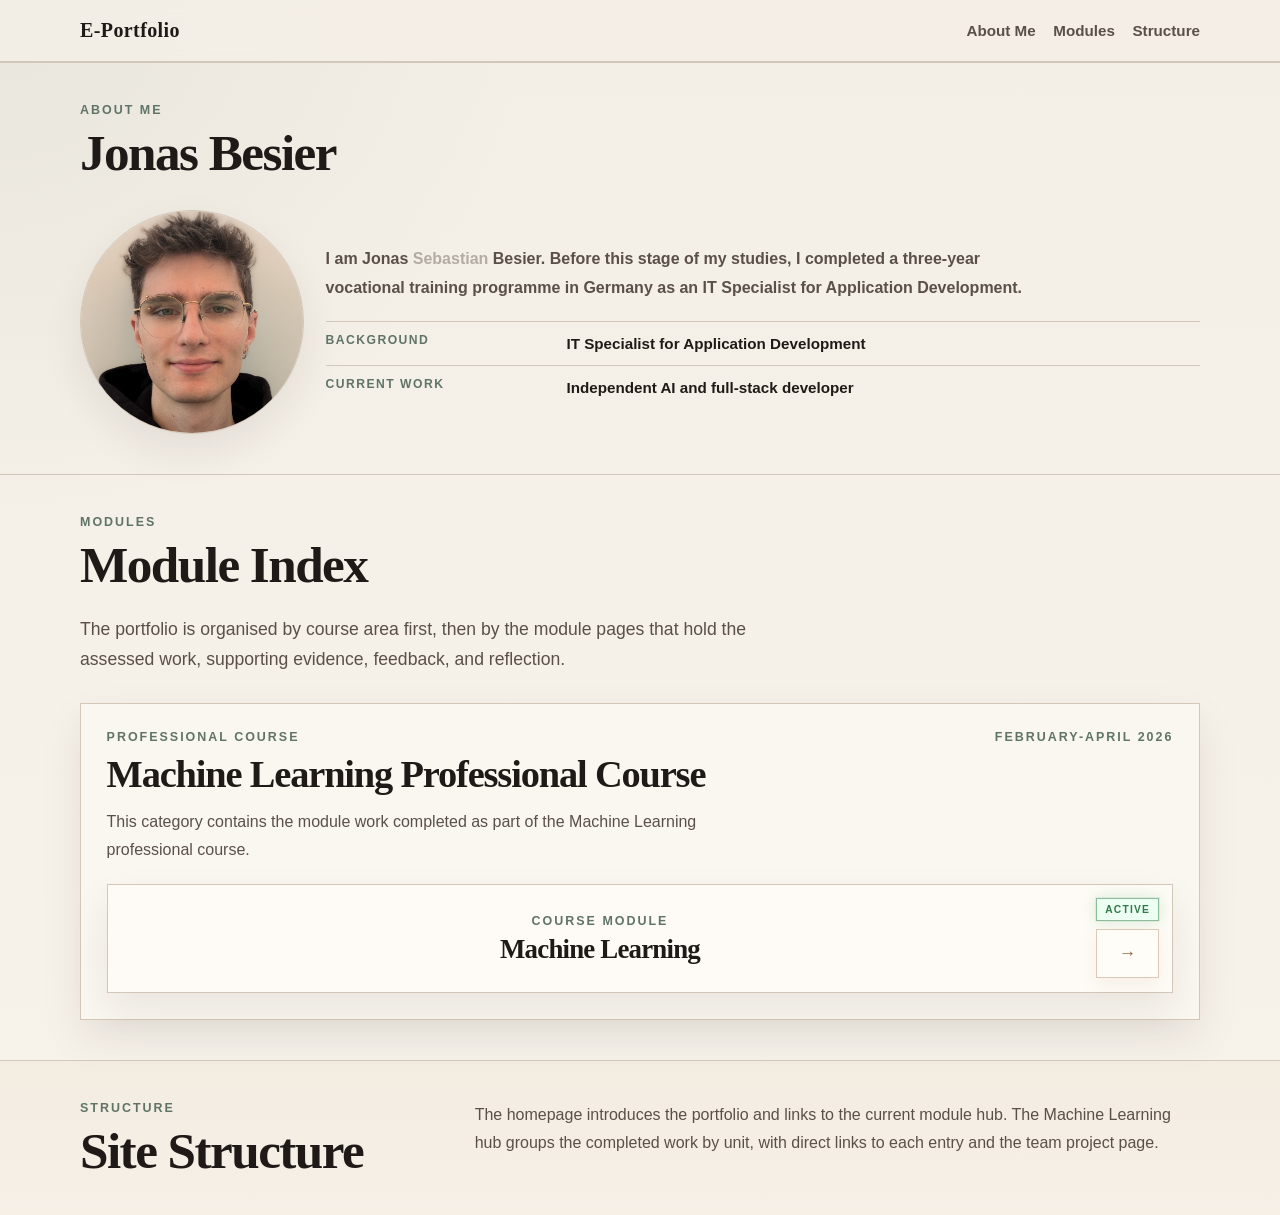
<file: index.html>
<!doctype html>
<html lang="en">
  <head>
    <meta charset="utf-8">
    <meta name="viewport" content="width=device-width, initial-scale=1">
    <title>E-Portfolio</title>
    <link rel="stylesheet" href="styles.css">
    <script src="script.js" defer></script>
  </head>
  <body>
    <header class="site-header">
      <div class="shell header-row">
        <a class="brand" href="index.html">E-Portfolio</a>
        <div class="header-actions">
          <button
            class="nav-toggle"
            type="button"
            aria-expanded="false"
            aria-controls="site-nav"
            aria-label="Open navigation menu"
          >
            <span></span>
            <span></span>
            <span></span>
          </button>
          <nav id="site-nav" class="site-nav" aria-label="Primary">
            <a href="#about-me">About Me</a>
            <a href="#modules">Modules</a>
            <a href="#structure">Structure</a>
          </nav>
        </div>
      </div>
    </header>

    <main>
      <section id="about-me" class="section">
        <div class="shell section-grid about-section-grid reveal">
          <div class="section-head">
            <p class="eyebrow">About Me</p>
            <h2>Jonas Besier</h2>
          </div>
          <div class="section-copy">
            <div class="about-profile">
              <figure class="profile-photo">
                <img src="assets/images/jonas-besier.jpg" alt="Jonas Besier">
              </figure>
              <div class="about-text">
                <p class="about-summary">
                  I am Jonas <span class="muted-name">Sebastian</span> Besier. Before this stage
                  of my studies, I completed a three-year vocational training programme in Germany
                  as an IT Specialist for Application Development.
                </p>
                <ul class="about-facts" aria-label="Profile highlights">
                  <li>
                    <span>Background</span>
                    <strong>IT Specialist for Application Development</strong>
                  </li>
                  <li>
                    <span>Current work</span>
                    <strong>Independent AI and full-stack developer</strong>
                  </li>
                </ul>
              </div>
            </div>
          </div>
        </div>
      </section>

      <section id="modules" class="section">
        <div class="shell">
          <div class="section-head section-head-wide reveal">
            <p class="eyebrow">Modules</p>
            <h2>Module Index</h2>
            <p class="section-intro">
              The portfolio is organised by course area first, then by the module pages that hold
              the assessed work, supporting evidence, feedback, and reflection.
            </p>
          </div>

          <section class="course-group reveal reveal-delay-1" aria-label="Machine Learning Professional Course">
            <div class="course-group-head">
              <div class="course-meta">
                <p class="eyebrow">Professional Course</p>
                <p class="timeframe">February-April 2026</p>
              </div>
              <h3>Machine Learning Professional Course</h3>
              <p class="course-group-copy">
                This category contains the module work completed as part of the Machine Learning
                professional course.
              </p>
            </div>

            <a class="module-card" href="machine-learning/index.html">
              <div class="module-card-head">
                <div>
                  <p class="card-label">Course Module</p>
                  <h3>Machine Learning</h3>
                </div>
              </div>
              <span class="status-chip status-chip-active">Active</span>
              <div class="module-card-foot">
                <span class="module-card-button">Open module hub</span>
              </div>
            </a>
          </section>
        </div>
      </section>

      <section id="structure" class="section section-alt">
        <div class="shell section-grid reveal">
          <div class="section-head">
            <p class="eyebrow">Structure</p>
            <h2>Site Structure</h2>
          </div>
          <div class="section-copy">
            <p>
              The homepage introduces the portfolio and links to the current module hub. The
              Machine Learning hub groups the completed work by unit, with direct links to each
              entry and the team project page.
            </p>
          </div>
        </div>
      </section>
    </main>

  </body>
</html>
</file>
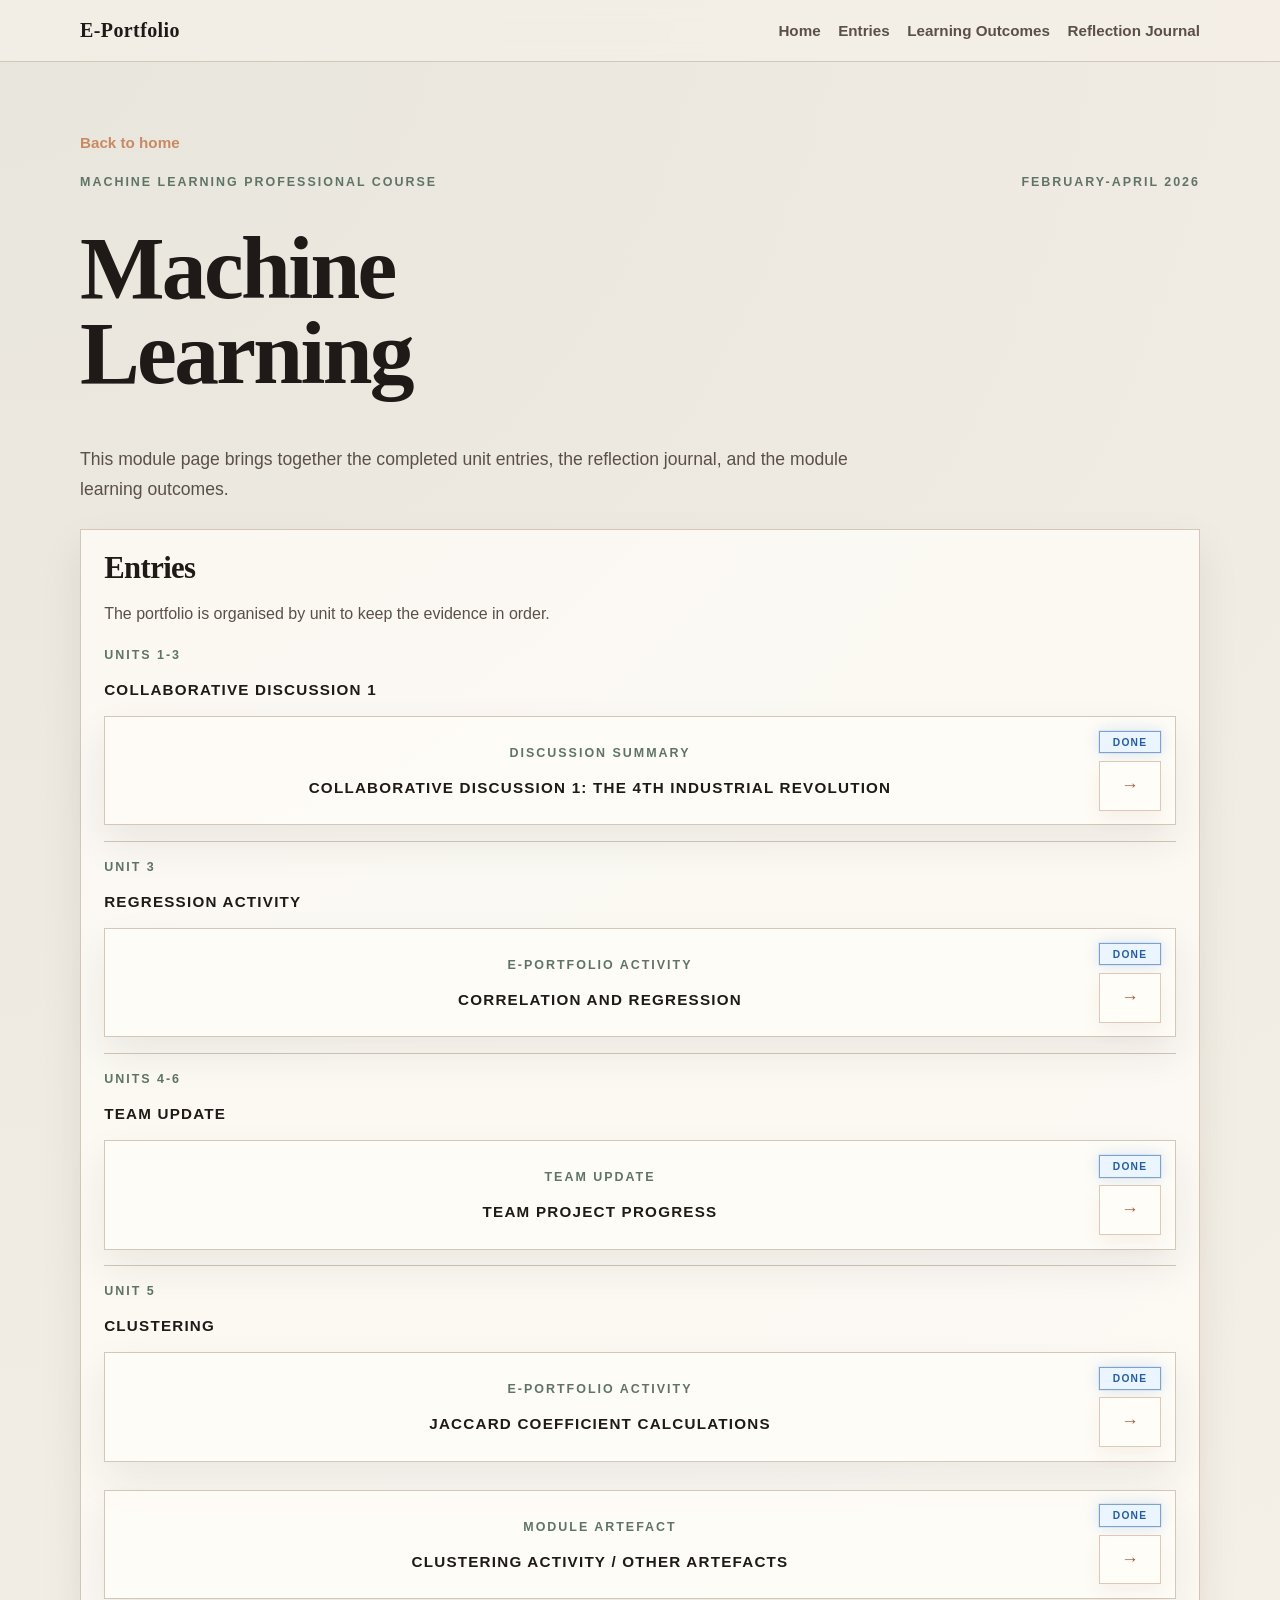
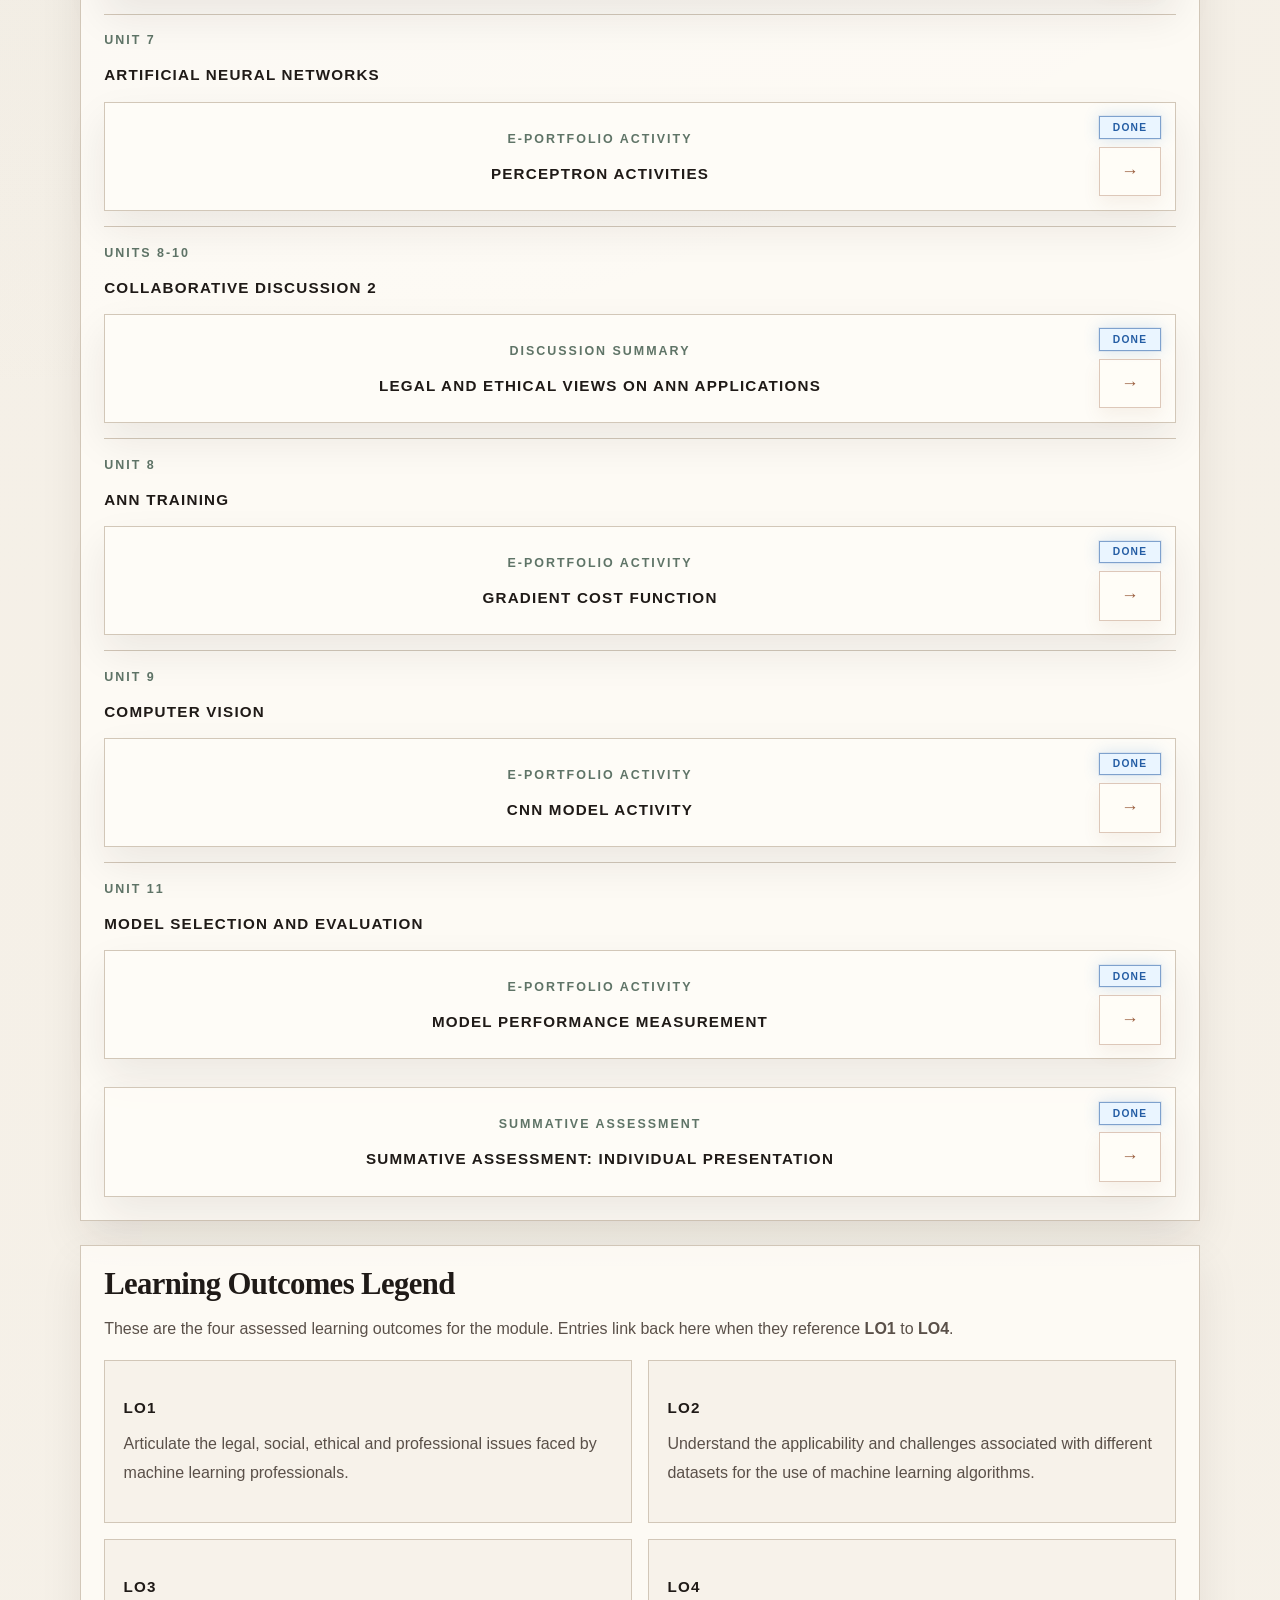
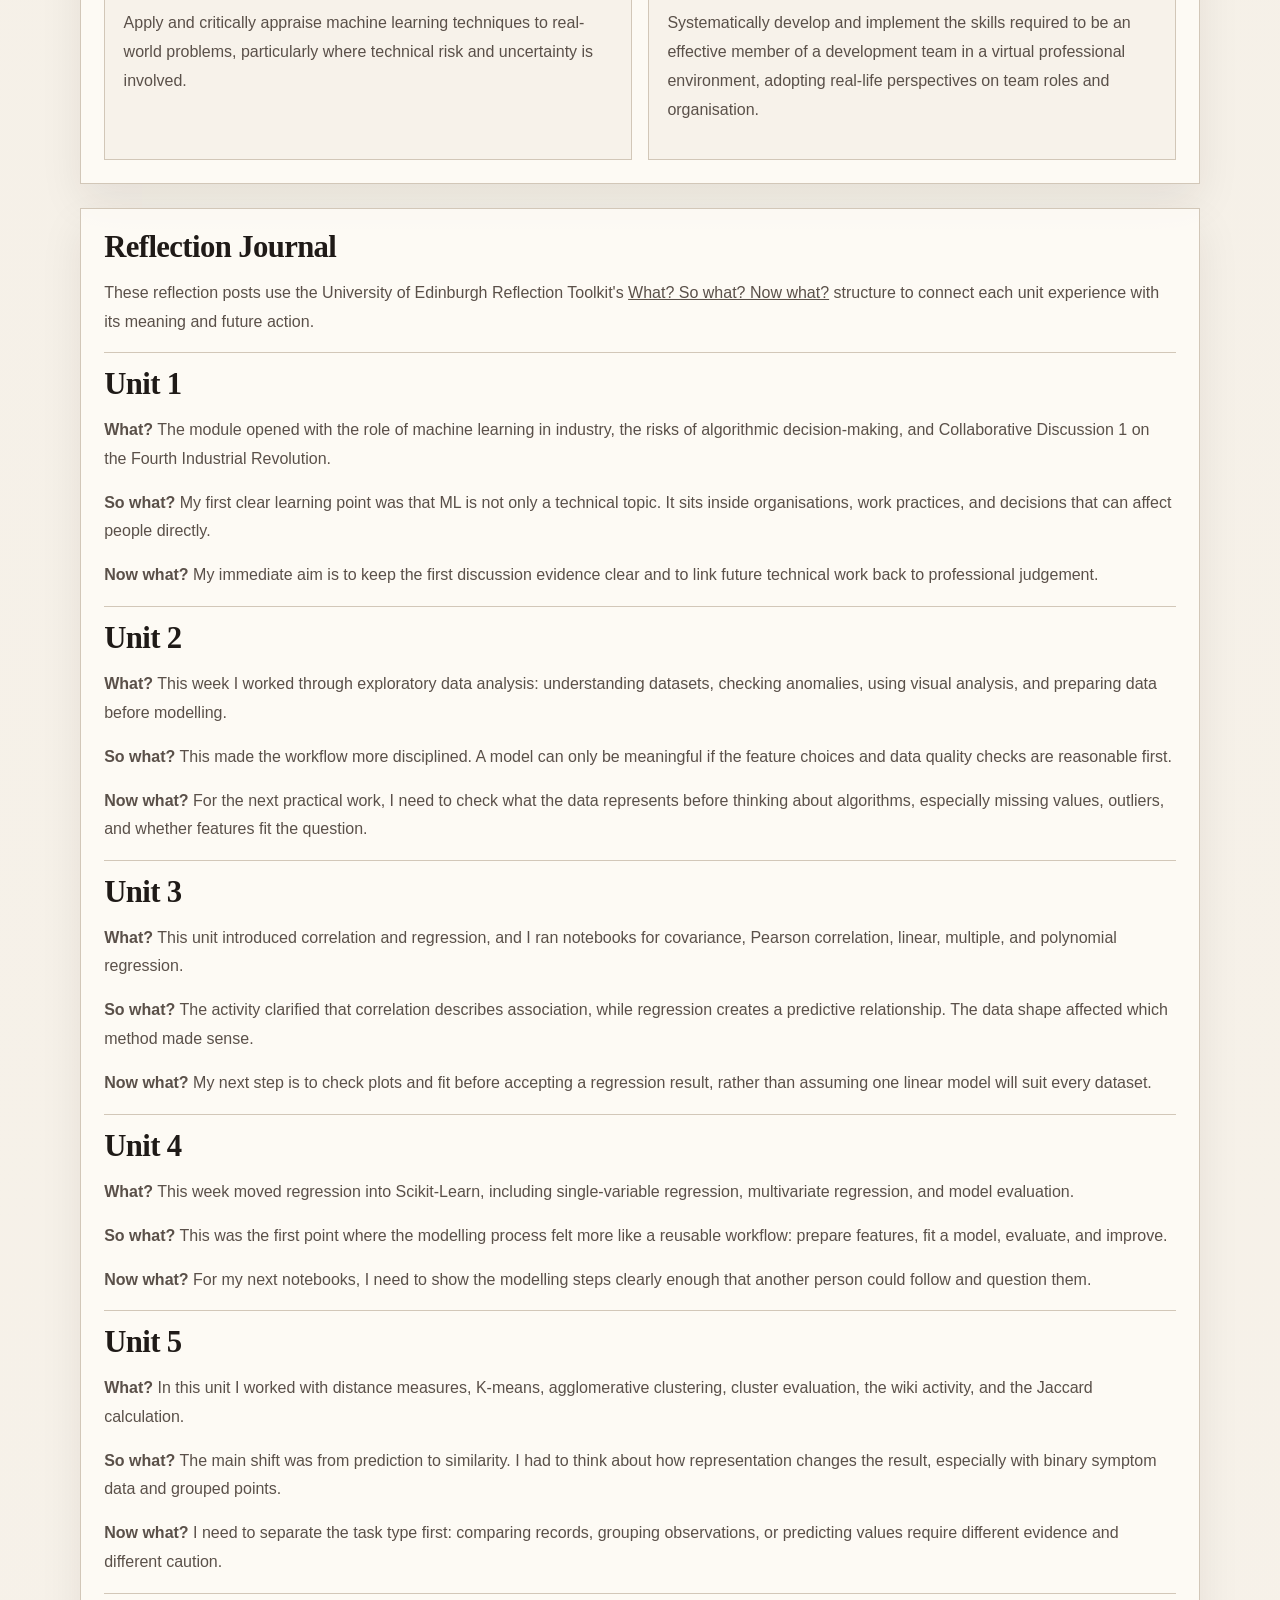
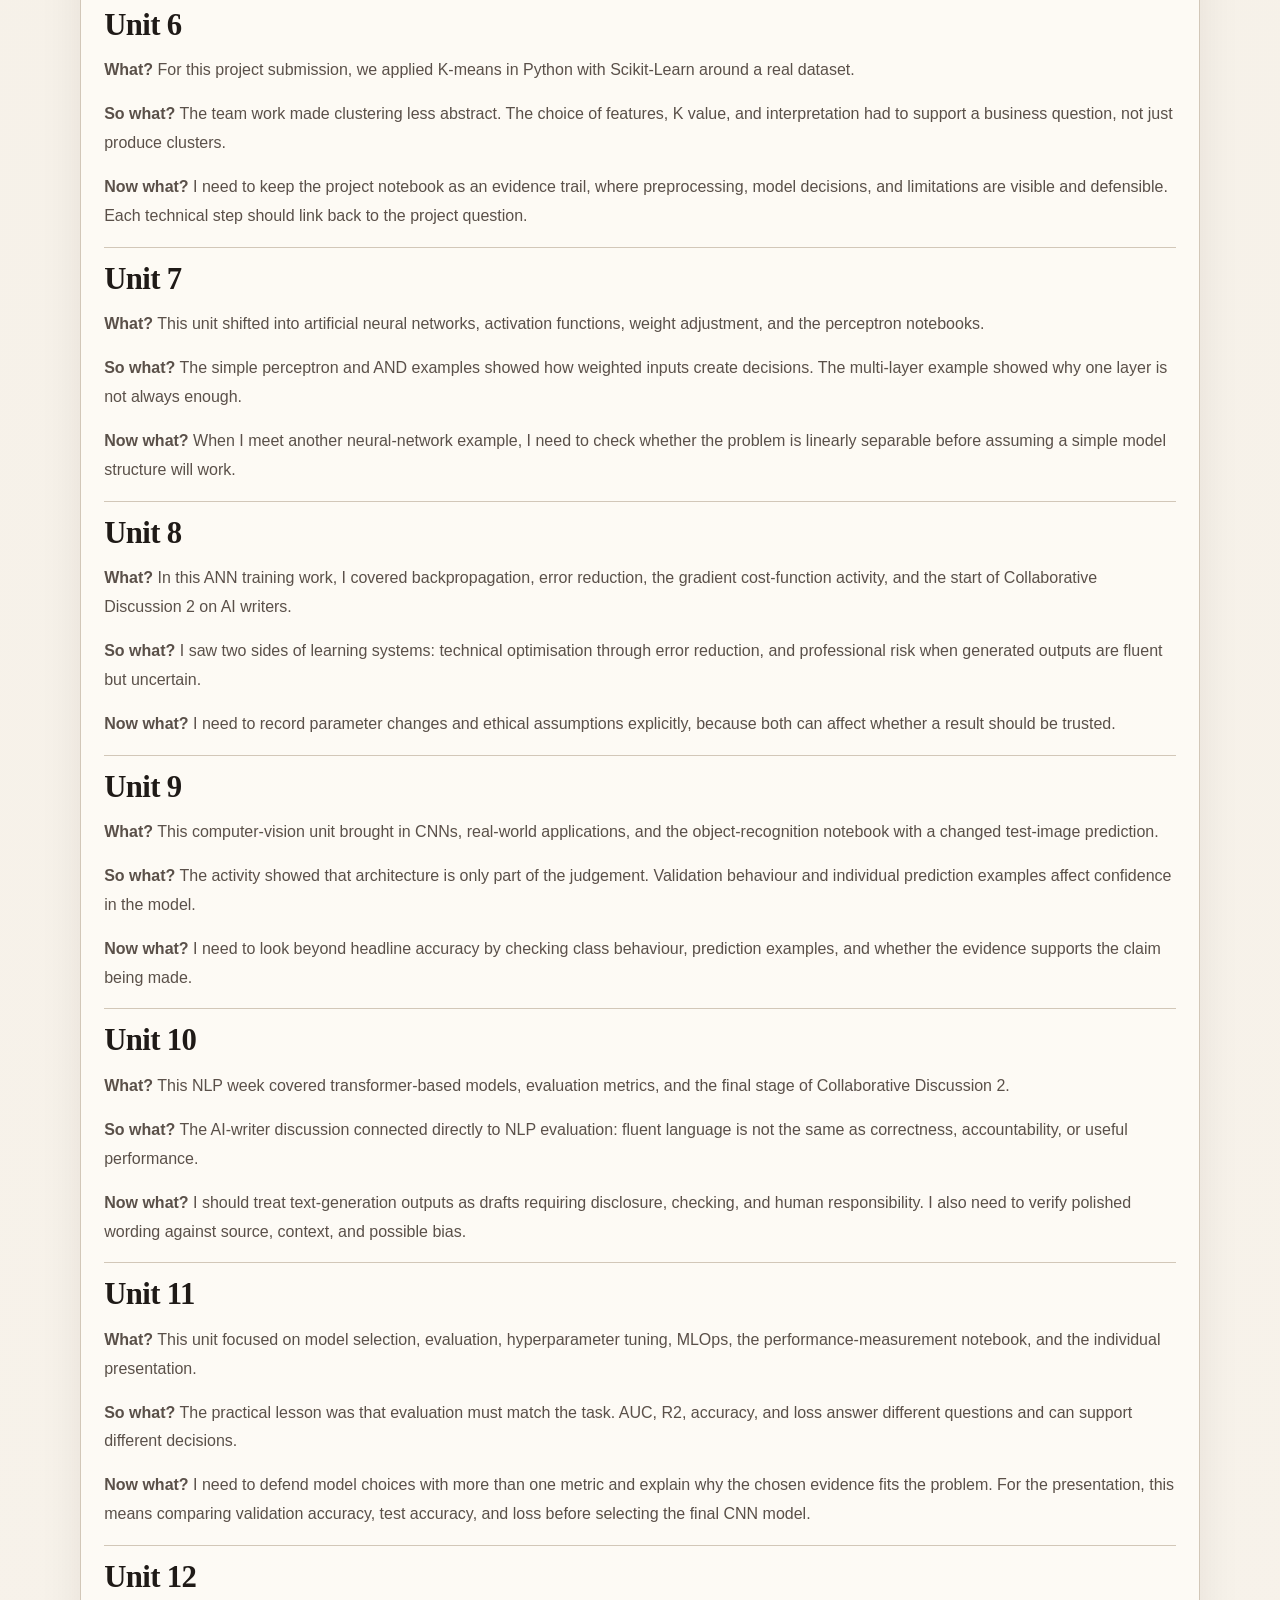
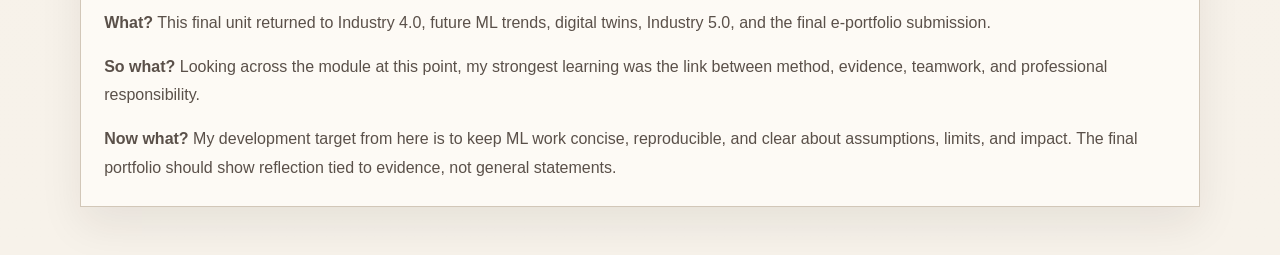
<file: machine-learning/index.html>
<!doctype html>
<html lang="en">
  <head>
    <meta charset="utf-8">
    <meta name="viewport" content="width=device-width, initial-scale=1">
    <title>Machine Learning | E-Portfolio</title>
    <link rel="stylesheet" href="../styles.css">
    <script src="../script.js" defer></script>
  </head>
  <body>
    <header class="site-header">
      <div class="shell header-row">
        <a class="brand" href="../index.html">E-Portfolio</a>
        <span class="header-context">Machine Learning</span>
        <div class="header-actions">
          <button
            class="nav-toggle"
            type="button"
            aria-expanded="false"
            aria-controls="site-nav"
            aria-label="Open navigation menu"
          >
            <span></span>
            <span></span>
            <span></span>
          </button>
          <nav id="site-nav" class="site-nav" aria-label="Primary">
            <a href="../index.html">Home</a>
            <a href="#entries">Entries</a>
            <a href="#learning-outcomes">Learning Outcomes</a>
            <a href="#reflection-journal">Reflection Journal</a>
          </nav>
        </div>
      </div>
    </header>

    <main class="module-main">
      <section class="module-stage">
        <div class="shell module-shell">
          <a class="back-link reveal" href="../index.html">Back to home</a>
          <div class="course-meta reveal reveal-delay-1">
            <p class="eyebrow">Machine Learning Professional Course</p>
            <p class="timeframe">February-April 2026</p>
          </div>
          <h1 class="hero-title reveal reveal-delay-2">Machine Learning</h1>
          <p class="lead module-lead reveal reveal-delay-3">
            This module page brings together the completed unit entries, the reflection journal,
            and the module learning outcomes.
          </p>

          <section id="entries" class="entry-block reveal reveal-delay-3">
            <h2>Entries</h2>
            <p>
              The portfolio is organised by unit to keep the evidence in order.
            </p>

            <div class="archive-group">
              <div class="archive-heading">
                <p class="panel-kicker">Units 1-3</p>
                <h3>Collaborative Discussion 1</h3>
              </div>

              <a
                class="module-card"
                href="../professional-courses/machine-learning-professional-course/machine-learning/entries/01-collaborative-discussion-1-the-4th-industrial-revolution/index.html"
              >
                <div class="module-card-head">
                  <div>
                    <p class="card-label">Discussion summary</p>
                    <h3>Collaborative Discussion 1: The 4th Industrial Revolution</h3>
                  </div>
                </div>
                <span class="status-chip status-chip-done">Done</span>
                <div class="module-card-foot">
                  <span class="module-card-button">Open entry</span>
                </div>
              </a>
            </div>

            <div class="archive-group">
              <div class="archive-heading">
                <p class="panel-kicker">Unit 3</p>
                <h3>Regression Activity</h3>
              </div>

              <a
                class="module-card"
                href="../professional-courses/machine-learning-professional-course/machine-learning/entries/02-correlation-and-regression/index.html"
              >
                <div class="module-card-head">
                  <div>
                    <p class="card-label">E-portfolio activity</p>
                    <h3>Correlation and Regression</h3>
                  </div>
                </div>
                <span class="status-chip status-chip-done">Done</span>
                <div class="module-card-foot">
                  <span class="module-card-button">Open entry</span>
                </div>
              </a>
            </div>

            <div class="archive-group">
              <div class="archive-heading">
                <p class="panel-kicker">Units 4-6</p>
                <h3>Team Update</h3>
              </div>

              <a
                class="module-card"
                href="../professional-courses/machine-learning-professional-course/machine-learning/collaboration/team-project/index.html"
              >
                <div class="module-card-head">
                  <div>
                    <p class="card-label">Team update</p>
                    <h3>Team project progress</h3>
                  </div>
                </div>
                <span class="status-chip status-chip-done">Done</span>
                <div class="module-card-foot">
                  <span class="module-card-button">Open entry</span>
                </div>
              </a>
            </div>

            <div class="archive-group">
              <div class="archive-heading">
                <p class="panel-kicker">Unit 5</p>
                <h3>Clustering</h3>
              </div>

              <a
                class="module-card"
                href="../professional-courses/machine-learning-professional-course/machine-learning/entries/03-jaccard-coefficient-calculations/index.html"
              >
                <div class="module-card-head">
                  <div>
                    <p class="card-label">E-portfolio activity</p>
                    <h3>Jaccard Coefficient Calculations</h3>
                  </div>
                </div>
                <span class="status-chip status-chip-done">Done</span>
                <div class="module-card-foot">
                  <span class="module-card-button">Open entry</span>
                </div>
              </a>

              <a
                class="module-card"
                href="../professional-courses/machine-learning-professional-course/machine-learning/entries/04-clustering-wiki-and-other-artefacts/index.html"
              >
                <div class="module-card-head">
                  <div>
                    <p class="card-label">Module artefact</p>
                    <h3>Clustering Activity / other artefacts</h3>
                  </div>
                </div>
                <span class="status-chip status-chip-done">Done</span>
                <div class="module-card-foot">
                  <span class="module-card-button">Open entry</span>
                </div>
              </a>
            </div>

            <div class="archive-group">
              <div class="archive-heading">
                <p class="panel-kicker">Unit 7</p>
                <h3>Artificial Neural Networks</h3>
              </div>

              <a
                class="module-card"
                href="../professional-courses/machine-learning-professional-course/machine-learning/entries/05-perceptron-activities/index.html"
              >
                <div class="module-card-head">
                  <div>
                    <p class="card-label">E-portfolio activity</p>
                    <h3>Perceptron Activities</h3>
                  </div>
                </div>
                <span class="status-chip status-chip-done">Done</span>
                <div class="module-card-foot">
                  <span class="module-card-button">Open entry</span>
                </div>
              </a>
            </div>

            <div class="archive-group">
              <div class="archive-heading">
                <p class="panel-kicker">Units 8-10</p>
                <h3>Collaborative Discussion 2</h3>
              </div>

              <a
                class="module-card"
                href="../professional-courses/machine-learning-professional-course/machine-learning/entries/06-collaborative-discussion-2-legal-and-ethical-views-on-ann-applications/index.html"
              >
                <div class="module-card-head">
                  <div>
                    <p class="card-label">Discussion summary</p>
                    <h3>Legal and Ethical Views on ANN Applications</h3>
                  </div>
                </div>
                <span class="status-chip status-chip-done">Done</span>
                <div class="module-card-foot">
                  <span class="module-card-button">Open entry</span>
                </div>
              </a>
            </div>

            <div class="archive-group">
              <div class="archive-heading">
                <p class="panel-kicker">Unit 8</p>
                <h3>ANN Training</h3>
              </div>

              <a
                class="module-card"
                href="../professional-courses/machine-learning-professional-course/machine-learning/entries/07-gradient-cost-function/index.html"
              >
                <div class="module-card-head">
                  <div>
                    <p class="card-label">E-portfolio activity</p>
                    <h3>Gradient Cost Function</h3>
                  </div>
                </div>
                <span class="status-chip status-chip-done">Done</span>
                <div class="module-card-foot">
                  <span class="module-card-button">Open entry</span>
                </div>
              </a>
            </div>

            <div class="archive-group">
              <div class="archive-heading">
                <p class="panel-kicker">Unit 9</p>
                <h3>Computer Vision</h3>
              </div>

              <a
                class="module-card"
                href="../professional-courses/machine-learning-professional-course/machine-learning/entries/08-cnn-model-activity/index.html"
              >
                <div class="module-card-head">
                  <div>
                    <p class="card-label">E-portfolio activity</p>
                    <h3>CNN Model Activity</h3>
                  </div>
                </div>
                <span class="status-chip status-chip-done">Done</span>
                <div class="module-card-foot">
                  <span class="module-card-button">Open entry</span>
                </div>
              </a>
            </div>

            <div class="archive-group">
              <div class="archive-heading">
                <p class="panel-kicker">Unit 11</p>
                <h3>Model Selection and Evaluation</h3>
              </div>

              <a
                class="module-card"
                href="../professional-courses/machine-learning-professional-course/machine-learning/entries/09-model-performance-measurement/index.html"
              >
                <div class="module-card-head">
                  <div>
                    <p class="card-label">E-portfolio activity</p>
                    <h3>Model Performance Measurement</h3>
                  </div>
                </div>
                <span class="status-chip status-chip-done">Done</span>
                <div class="module-card-foot">
                  <span class="module-card-button">Open entry</span>
                </div>
              </a>

              <a
                class="module-card"
                href="../professional-courses/machine-learning-professional-course/machine-learning/entries/10-summative-assessment-individual-presentation/index.html"
              >
                <div class="module-card-head">
                  <div>
                    <p class="card-label">Summative assessment</p>
                    <h3>Summative Assessment: Individual Presentation</h3>
                  </div>
                </div>
                <span class="status-chip status-chip-done">Done</span>
                <div class="module-card-foot">
                  <span class="module-card-button">Open entry</span>
                </div>
              </a>
            </div>
          </section>

          <section id="learning-outcomes" class="entry-block reveal reveal-delay-3">
            <h2>Learning Outcomes Legend</h2>
            <p>
              These are the four assessed learning outcomes for the module. Entries link back here
              when they reference <strong>LO1</strong> to <strong>LO4</strong>.
            </p>
            <div class="feedback-grid">
              <article id="lo1" class="feedback-card">
                <h3>LO1</h3>
                <p>
                  Articulate the legal, social, ethical and professional issues faced by machine
                  learning professionals.
                </p>
              </article>
              <article id="lo2" class="feedback-card">
                <h3>LO2</h3>
                <p>
                  Understand the applicability and challenges associated with different datasets
                  for the use of machine learning algorithms.
                </p>
              </article>
              <article id="lo3" class="feedback-card">
                <h3>LO3</h3>
                <p>
                  Apply and critically appraise machine learning techniques to real-world
                  problems, particularly where technical risk and uncertainty is involved.
                </p>
              </article>
              <article id="lo4" class="feedback-card">
                <h3>LO4</h3>
                <p>
                  Systematically develop and implement the skills required to be an effective
                  member of a development team in a virtual professional environment, adopting
                  real-life perspectives on team roles and organisation.
                </p>
              </article>
            </div>
          </section>

          <section id="reflection-journal" class="entry-block reveal reveal-delay-3">
            <h2>Reflection Journal</h2>
            <p>
              These reflection posts use the University of Edinburgh Reflection Toolkit's
              <a href="https://reflection.ed.ac.uk/reflectors-toolkit/reflecting-on-experience">What? So what? Now what?</a>
              structure to connect each unit experience with its meaning and future action.
            </p>
            <div class="journal-separator" aria-hidden="true"></div>
            <div class="journal-entry">
              <h3>Unit 1</h3>
              <p><strong>What?</strong> The module opened with the role of machine learning in industry, the risks of algorithmic decision-making, and Collaborative Discussion 1 on the Fourth Industrial Revolution.</p>
              <p><strong>So what?</strong> My first clear learning point was that ML is not only a technical topic. It sits inside organisations, work practices, and decisions that can affect people directly.</p>
              <p><strong>Now what?</strong> My immediate aim is to keep the first discussion evidence clear and to link future technical work back to professional judgement.</p>
            </div>
            <div class="journal-entry">
              <h3>Unit 2</h3>
              <p><strong>What?</strong> This week I worked through exploratory data analysis: understanding datasets, checking anomalies, using visual analysis, and preparing data before modelling.</p>
              <p><strong>So what?</strong> This made the workflow more disciplined. A model can only be meaningful if the feature choices and data quality checks are reasonable first.</p>
              <p><strong>Now what?</strong> For the next practical work, I need to check what the data represents before thinking about algorithms, especially missing values, outliers, and whether features fit the question.</p>
            </div>
            <div class="journal-entry">
              <h3>Unit 3</h3>
              <p><strong>What?</strong> This unit introduced correlation and regression, and I ran notebooks for covariance, Pearson correlation, linear, multiple, and polynomial regression.</p>
              <p><strong>So what?</strong> The activity clarified that correlation describes association, while regression creates a predictive relationship. The data shape affected which method made sense.</p>
              <p><strong>Now what?</strong> My next step is to check plots and fit before accepting a regression result, rather than assuming one linear model will suit every dataset.</p>
            </div>
            <div class="journal-entry">
              <h3>Unit 4</h3>
              <p><strong>What?</strong> This week moved regression into Scikit-Learn, including single-variable regression, multivariate regression, and model evaluation.</p>
              <p><strong>So what?</strong> This was the first point where the modelling process felt more like a reusable workflow: prepare features, fit a model, evaluate, and improve.</p>
              <p><strong>Now what?</strong> For my next notebooks, I need to show the modelling steps clearly enough that another person could follow and question them.</p>
            </div>
            <div class="journal-entry">
              <h3>Unit 5</h3>
              <p><strong>What?</strong> In this unit I worked with distance measures, K-means, agglomerative clustering, cluster evaluation, the wiki activity, and the Jaccard calculation.</p>
              <p><strong>So what?</strong> The main shift was from prediction to similarity. I had to think about how representation changes the result, especially with binary symptom data and grouped points.</p>
              <p><strong>Now what?</strong> I need to separate the task type first: comparing records, grouping observations, or predicting values require different evidence and different caution.</p>
            </div>
            <div class="journal-entry">
              <h3>Unit 6</h3>
              <p><strong>What?</strong> For this project submission, we applied K-means in Python with Scikit-Learn around a real dataset.</p>
              <p><strong>So what?</strong> The team work made clustering less abstract. The choice of features, K value, and interpretation had to support a business question, not just produce clusters.</p>
              <p><strong>Now what?</strong> I need to keep the project notebook as an evidence trail, where preprocessing, model decisions, and limitations are visible and defensible. Each technical step should link back to the project question.</p>
            </div>
            <div class="journal-entry">
              <h3>Unit 7</h3>
              <p><strong>What?</strong> This unit shifted into artificial neural networks, activation functions, weight adjustment, and the perceptron notebooks.</p>
              <p><strong>So what?</strong> The simple perceptron and AND examples showed how weighted inputs create decisions. The multi-layer example showed why one layer is not always enough.</p>
              <p><strong>Now what?</strong> When I meet another neural-network example, I need to check whether the problem is linearly separable before assuming a simple model structure will work.</p>
            </div>
            <div class="journal-entry">
              <h3>Unit 8</h3>
              <p><strong>What?</strong> In this ANN training work, I covered backpropagation, error reduction, the gradient cost-function activity, and the start of Collaborative Discussion 2 on AI writers.</p>
              <p><strong>So what?</strong> I saw two sides of learning systems: technical optimisation through error reduction, and professional risk when generated outputs are fluent but uncertain.</p>
              <p><strong>Now what?</strong> I need to record parameter changes and ethical assumptions explicitly, because both can affect whether a result should be trusted.</p>
            </div>
            <div class="journal-entry">
              <h3>Unit 9</h3>
              <p><strong>What?</strong> This computer-vision unit brought in CNNs, real-world applications, and the object-recognition notebook with a changed test-image prediction.</p>
              <p><strong>So what?</strong> The activity showed that architecture is only part of the judgement. Validation behaviour and individual prediction examples affect confidence in the model.</p>
              <p><strong>Now what?</strong> I need to look beyond headline accuracy by checking class behaviour, prediction examples, and whether the evidence supports the claim being made.</p>
            </div>
            <div class="journal-entry">
              <h3>Unit 10</h3>
              <p><strong>What?</strong> This NLP week covered transformer-based models, evaluation metrics, and the final stage of Collaborative Discussion 2.</p>
              <p><strong>So what?</strong> The AI-writer discussion connected directly to NLP evaluation: fluent language is not the same as correctness, accountability, or useful performance.</p>
              <p><strong>Now what?</strong> I should treat text-generation outputs as drafts requiring disclosure, checking, and human responsibility. I also need to verify polished wording against source, context, and possible bias.</p>
            </div>
            <div class="journal-entry">
              <h3>Unit 11</h3>
              <p><strong>What?</strong> This unit focused on model selection, evaluation, hyperparameter tuning, MLOps, the performance-measurement notebook, and the individual presentation.</p>
              <p><strong>So what?</strong> The practical lesson was that evaluation must match the task. AUC, R2, accuracy, and loss answer different questions and can support different decisions.</p>
              <p><strong>Now what?</strong> I need to defend model choices with more than one metric and explain why the chosen evidence fits the problem. For the presentation, this means comparing validation accuracy, test accuracy, and loss before selecting the final CNN model.</p>
            </div>
            <div class="journal-entry">
              <h3>Unit 12</h3>
              <p><strong>What?</strong> This final unit returned to Industry 4.0, future ML trends, digital twins, Industry 5.0, and the final e-portfolio submission.</p>
              <p><strong>So what?</strong> Looking across the module at this point, my strongest learning was the link between method, evidence, teamwork, and professional responsibility.</p>
              <p><strong>Now what?</strong> My development target from here is to keep ML work concise, reproducible, and clear about assumptions, limits, and impact. The final portfolio should show reflection tied to evidence, not general statements.</p>
            </div>
          </section>
        </div>
      </section>
    </main>
  </body>
</html>
</file>
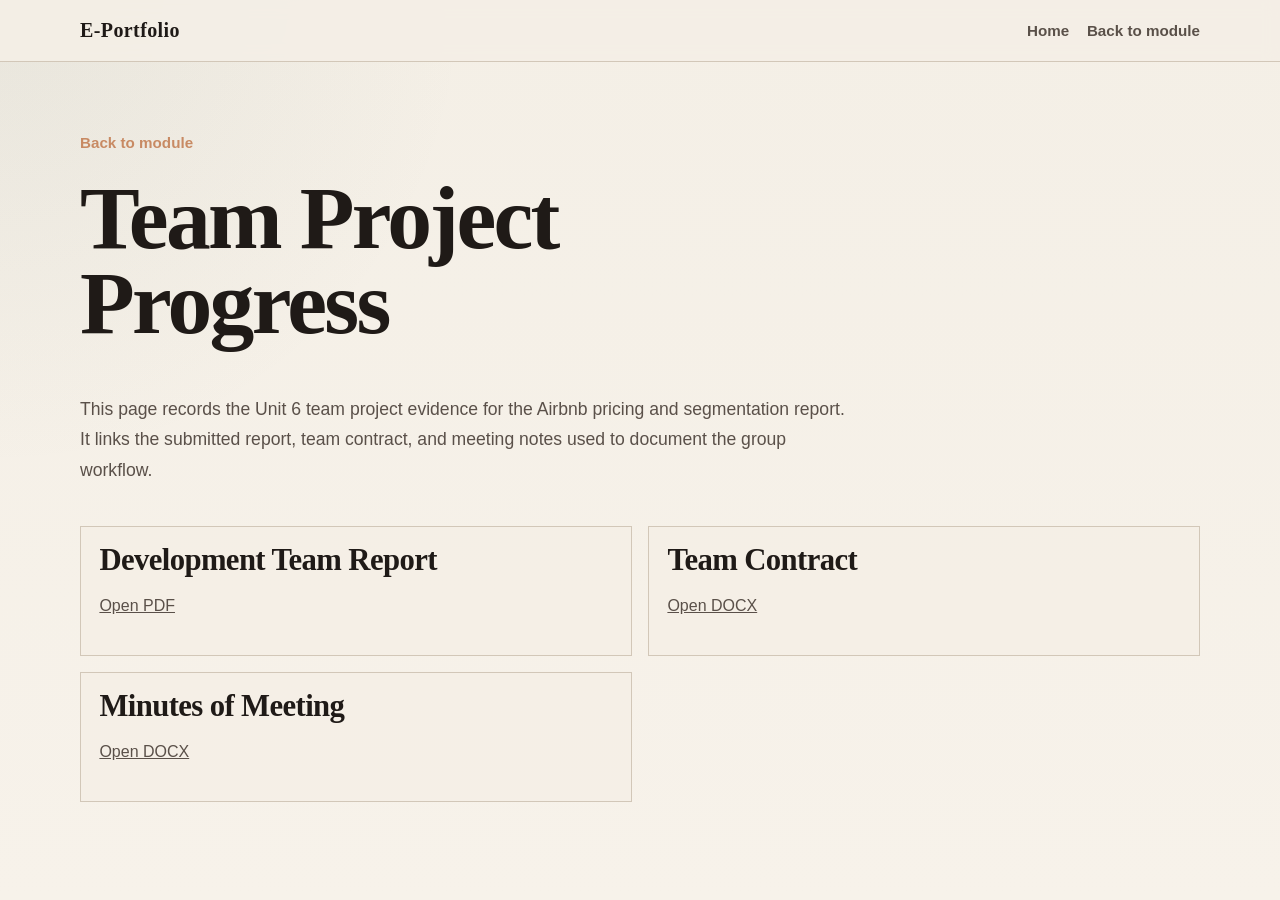
<file: professional-courses/machine-learning-professional-course/machine-learning/collaboration/team-project/index.html>
<!doctype html>
<html lang="en">
  <head>
    <meta charset="utf-8">
    <meta name="viewport" content="width=device-width, initial-scale=1">
    <title>Team Project | Machine Learning</title>
    <link rel="stylesheet" href="../../../../../styles.css">
    <script src="../../../../../script.js" defer></script>
  </head>
  <body>
    <header class="site-header">
      <div class="shell header-row">
        <a class="brand" href="../../../../../index.html">E-Portfolio</a>
        <span class="header-context">Team Project</span>
        <div class="header-actions">
          <button
            class="nav-toggle"
            type="button"
            aria-expanded="false"
            aria-controls="site-nav"
            aria-label="Open navigation menu"
          >
            <span></span>
            <span></span>
            <span></span>
          </button>
          <nav id="site-nav" class="site-nav" aria-label="Primary">
            <a href="../../../../../index.html">Home</a>
            <a href="../../../../../machine-learning/index.html#entries">Back to module</a>
          </nav>
        </div>
      </div>
    </header>

    <main class="module-main">
      <section class="module-stage">
        <div class="shell module-shell">
          <a class="back-link reveal" href="../../../../../machine-learning/index.html">Back to module</a>
          <h1 class="hero-title reveal reveal-delay-2">Team Project Progress</h1>
          <p class="lead module-lead reveal reveal-delay-3">
            This page records the Unit 6 team project evidence for the Airbnb pricing and
            segmentation report. It links the submitted report, team contract, and meeting notes
            used to document the group workflow.
          </p>

          <div class="feedback-grid reveal reveal-delay-3">
            <article class="feedback-card">
              <h3>Development Team Report</h3>
              <p>
                <a href="../../../../../assets/documents/machine-learning/team-project/development-team-project-report.pdf">Open PDF</a>
              </p>
            </article>
            <article class="feedback-card">
              <h3>Team Contract</h3>
              <p>
                <a href="../../../../../assets/documents/machine-learning/team-project/team-contract.docx">Open DOCX</a>
              </p>
            </article>
            <article class="feedback-card">
              <h3>Minutes of Meeting</h3>
              <p>
                <a href="../../../../../assets/documents/machine-learning/team-project/minutes-of-meeting.docx">Open DOCX</a>
              </p>
            </article>
          </div>
        </div>
      </section>
    </main>
  </body>
</html>
</file>
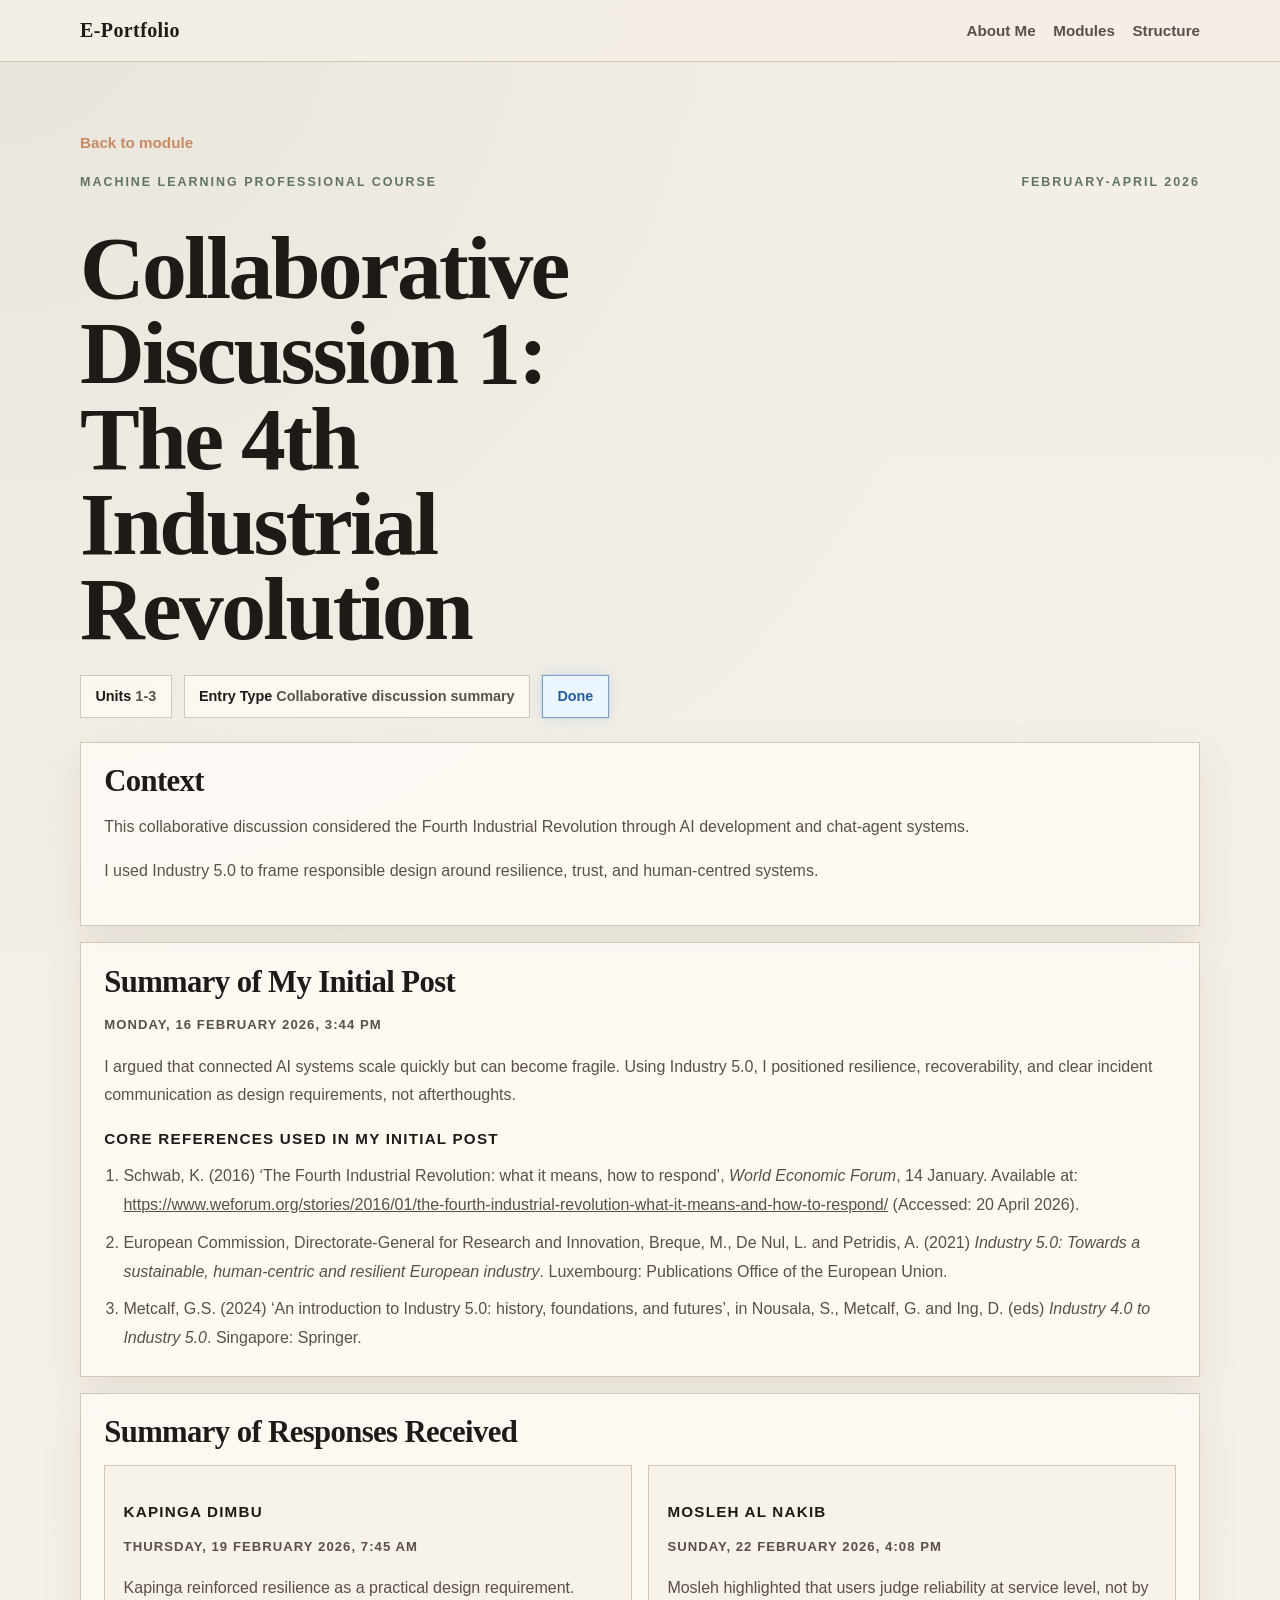
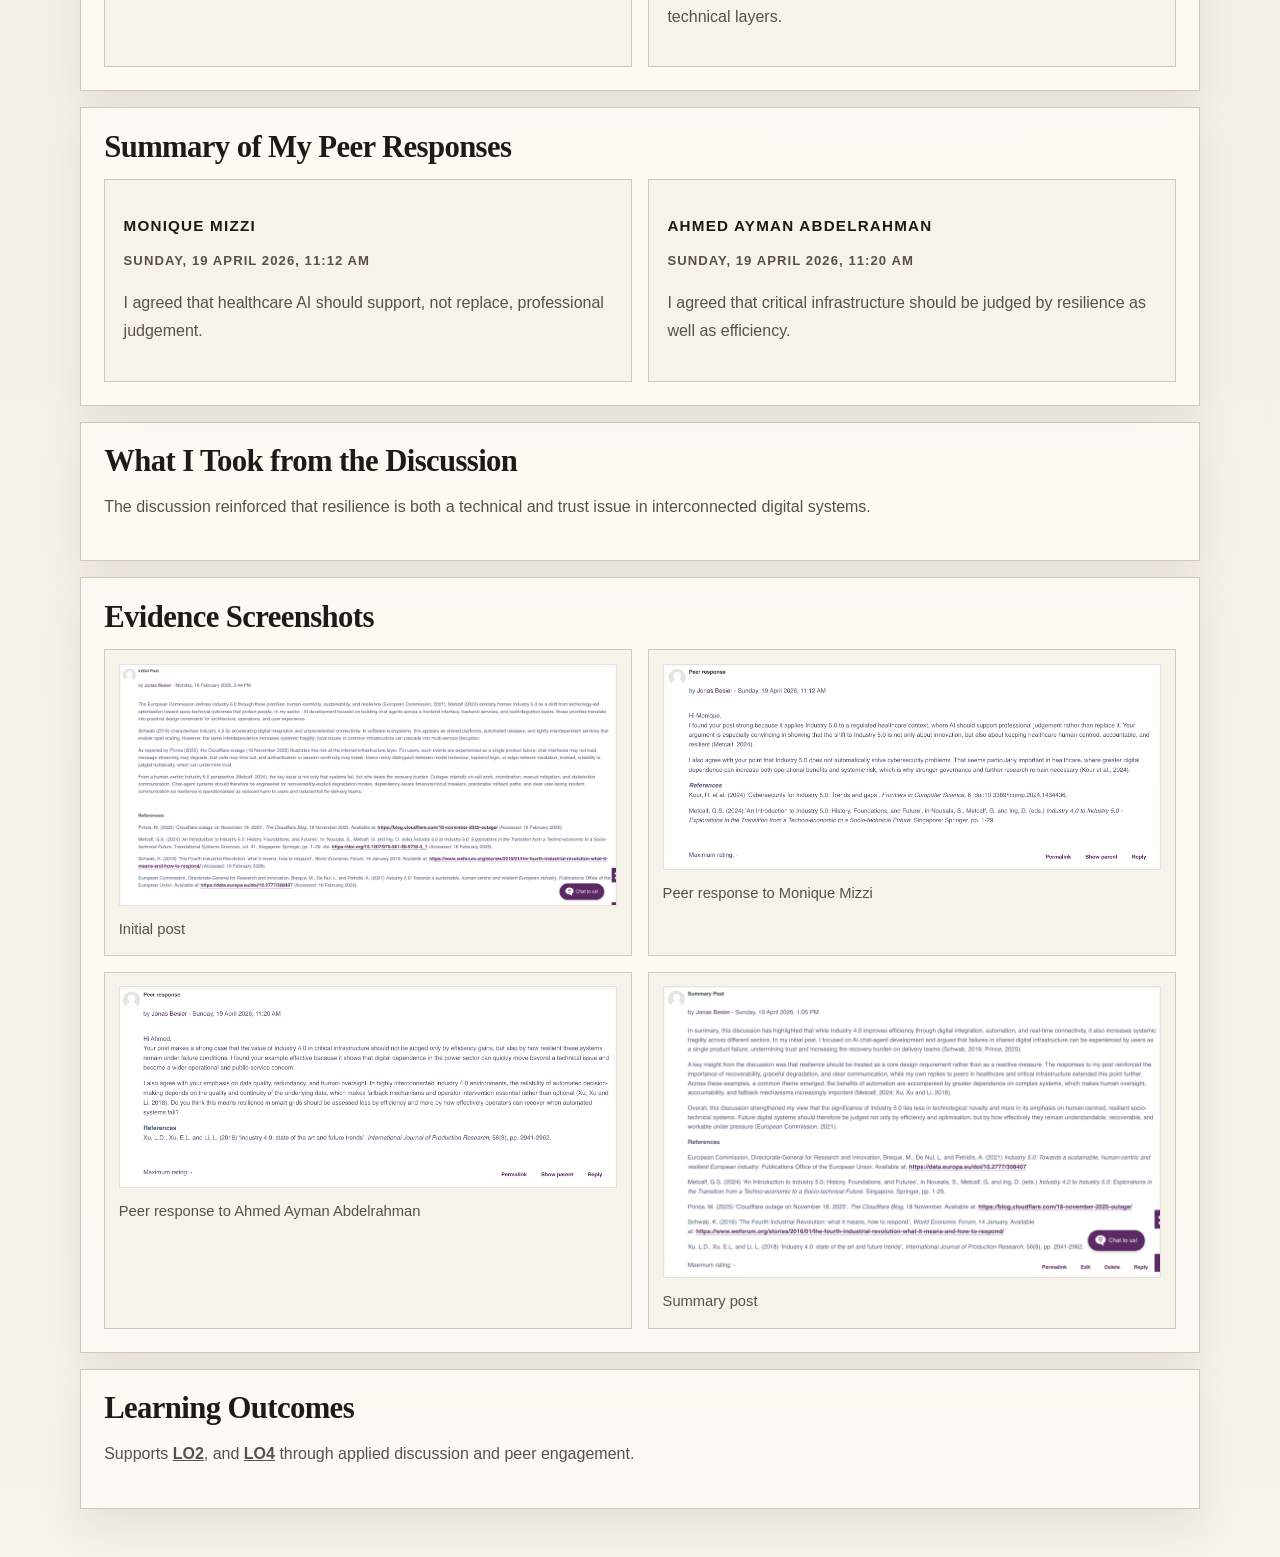
<file: professional-courses/machine-learning-professional-course/machine-learning/entries/01-collaborative-discussion-1-the-4th-industrial-revolution/index.html>
<!doctype html>
<html lang="en">
  <head>
    <meta charset="utf-8">
    <meta name="viewport" content="width=device-width, initial-scale=1">
    <title>Collaborative Discussion 1 | Machine Learning</title>
    <link rel="stylesheet" href="../../../../../styles.css">
    <script src="../../../../../script.js" defer></script>
  </head>
  <body>
    <header class="site-header">
      <div class="shell header-row">
        <a class="brand" href="../../../../../index.html">E-Portfolio</a>
        <span class="header-context">Collaborative Discussion 1: The 4th Industrial Revolution</span>
        <div class="header-actions">
          <button
            class="nav-toggle"
            type="button"
            aria-expanded="false"
            aria-controls="site-nav"
            aria-label="Open navigation menu"
          >
            <span></span>
            <span></span>
            <span></span>
          </button>
          <nav id="site-nav" class="site-nav" aria-label="Primary">
            <a href="../../../../../index.html#about-me">About Me</a>
            <a href="../../../../../index.html#modules">Modules</a>
            <a href="../../../../../index.html#structure">Structure</a>
          </nav>
        </div>
      </div>
    </header>

    <main class="entry-main">
      <section class="module-stage">
        <div class="shell entry-shell">
          <a class="back-link reveal" href="../../../../../machine-learning/index.html">Back to module</a>

          <div class="course-meta reveal reveal-delay-1">
            <p class="eyebrow">Machine Learning Professional Course</p>
            <p class="timeframe">February-April 2026</p>
          </div>

          <h1 class="hero-title reveal reveal-delay-2">Collaborative Discussion 1:<br>The 4th Industrial Revolution</h1>

          <div class="entry-meta-strip reveal reveal-delay-3">
            <div class="meta-pill"><strong>Units</strong> 1-3</div>
            <div class="meta-pill"><strong>Entry Type</strong> Collaborative discussion summary</div>
            <p class="meta-pill status-chip status-chip-done reveal reveal-delay-1">Done</p>
          </div>

          <div class="entry-body">
            <section class="entry-block reveal">
              <h2>Context</h2>
              <p>
                This collaborative discussion considered the Fourth Industrial Revolution through
                AI development and chat-agent systems.
              </p>
              <p>
                I used Industry 5.0 to frame responsible design around resilience, trust, and
                human-centred systems.
              </p>
            </section>

            <section class="entry-block reveal reveal-delay-1">
              <h2>Summary of My Initial Post</h2>
              <p class="feedback-meta">Monday, 16 February 2026, 3:44 PM</p>
              <p>
                I argued that connected AI systems scale quickly but can become fragile. Using
                Industry 5.0, I positioned resilience, recoverability, and clear incident
                communication as design requirements, not afterthoughts.
              </p>

              <h3>Core References Used in My Initial Post</h3>
              <ol class="reference-list">
                <li>
                  Schwab, K. (2016) ‘The Fourth Industrial Revolution: what it means, how to
                  respond’, <em>World Economic Forum</em>, 14 January. Available at:
                  <a href="https://www.weforum.org/stories/2016/01/the-fourth-industrial-revolution-what-it-means-and-how-to-respond/">https://www.weforum.org/stories/2016/01/the-fourth-industrial-revolution-what-it-means-and-how-to-respond/</a>
                  (Accessed: 20 April 2026).
                </li>
                <li>
                  European Commission, Directorate-General for Research and Innovation, Breque,
                  M., De Nul, L. and Petridis, A. (2021) <em>Industry 5.0: Towards a sustainable,
                  human-centric and resilient European industry</em>. Luxembourg: Publications
                  Office of the European Union.
                </li>
                <li>
                  Metcalf, G.S. (2024) ‘An introduction to Industry 5.0: history, foundations,
                  and futures’, in Nousala, S., Metcalf, G. and Ing, D. (eds)
                  <em>Industry 4.0 to Industry 5.0</em>. Singapore: Springer.
                </li>
              </ol>
            </section>

            <section class="entry-block reveal">
              <h2>Summary of Responses Received</h2>
              <div class="feedback-grid">
                <article class="feedback-card">
                  <h3>Kapinga Dimbu</h3>
                  <p class="feedback-meta">Thursday, 19 February 2026, 7:45 AM</p>
                  <p>
                    Kapinga reinforced resilience as a practical design requirement.
                  </p>
                </article>

                <article class="feedback-card">
                  <h3>Mosleh Al Nakib</h3>
                  <p class="feedback-meta">Sunday, 22 February 2026, 4:08 PM</p>
                  <p>
                    Mosleh highlighted that users judge reliability at service level, not by
                    technical layers.
                  </p>
                </article>
              </div>
            </section>

            <section class="entry-block reveal reveal-delay-1">
              <h2>Summary of My Peer Responses</h2>
              <div class="feedback-grid">
                <article class="feedback-card">
                  <h3>Monique Mizzi</h3>
                  <p class="feedback-meta">Sunday, 19 April 2026, 11:12 AM</p>
                  <p>
                    I agreed that healthcare AI should support, not replace, professional judgement.
                  </p>
                </article>

                <article class="feedback-card">
                  <h3>Ahmed Ayman Abdelrahman</h3>
                  <p class="feedback-meta">Sunday, 19 April 2026, 11:20 AM</p>
                  <p>
                    I agreed that critical infrastructure should be judged by resilience as well as
                    efficiency.
                  </p>
                </article>
              </div>
            </section>

            <section class="entry-block reveal reveal-delay-1">
              <h2>What I Took from the Discussion</h2>
              <p>
                The discussion reinforced that resilience is both a technical and trust issue in
                interconnected digital systems.
              </p>
            </section>

            <section class="entry-block reveal reveal-delay-1">
              <h2>Evidence Screenshots</h2>
              <div class="evidence-grid">
                <figure class="evidence-card">
                  <img
                    src="../../../../../assets/images/machine-learning/entry-01-discussion-1/initial-post.png"
                    alt="Screenshot of my initial discussion post for Collaborative Discussion 1."
                    loading="lazy"
                  >
                  <figcaption>Initial post</figcaption>
                </figure>

                <figure class="evidence-card">
                  <img
                    src="../../../../../assets/images/machine-learning/entry-01-discussion-1/peer-response-monique.png"
                    alt="Screenshot of my peer response to Monique Mizzi."
                    loading="lazy"
                  >
                  <figcaption>Peer response to Monique Mizzi</figcaption>
                </figure>

                <figure class="evidence-card">
                  <img
                    src="../../../../../assets/images/machine-learning/entry-01-discussion-1/peer-response-ahmed.png"
                    alt="Screenshot of my peer response to Ahmed Ayman Abdelrahman."
                    loading="lazy"
                  >
                  <figcaption>Peer response to Ahmed Ayman Abdelrahman</figcaption>
                </figure>

                <figure class="evidence-card">
                  <img
                    src="../../../../../assets/images/machine-learning/entry-01-discussion-1/summary-post.png"
                    alt="Screenshot of my summary post for Collaborative Discussion 1."
                    loading="lazy"
                  >
                  <figcaption>Summary post</figcaption>
                </figure>
              </div>
            </section>

            <section class="entry-block reveal">
              <h2>Learning Outcomes</h2>
              <p>
                Supports
                <a href="../../../../../machine-learning/index.html#lo2"><strong>LO2</strong></a>,
                and
                <a href="../../../../../machine-learning/index.html#lo4"><strong>LO4</strong></a>
                through applied discussion and peer engagement.
              </p>
            </section>

          </div>
        </div>
      </section>
    </main>
  </body>
</html>
</file>
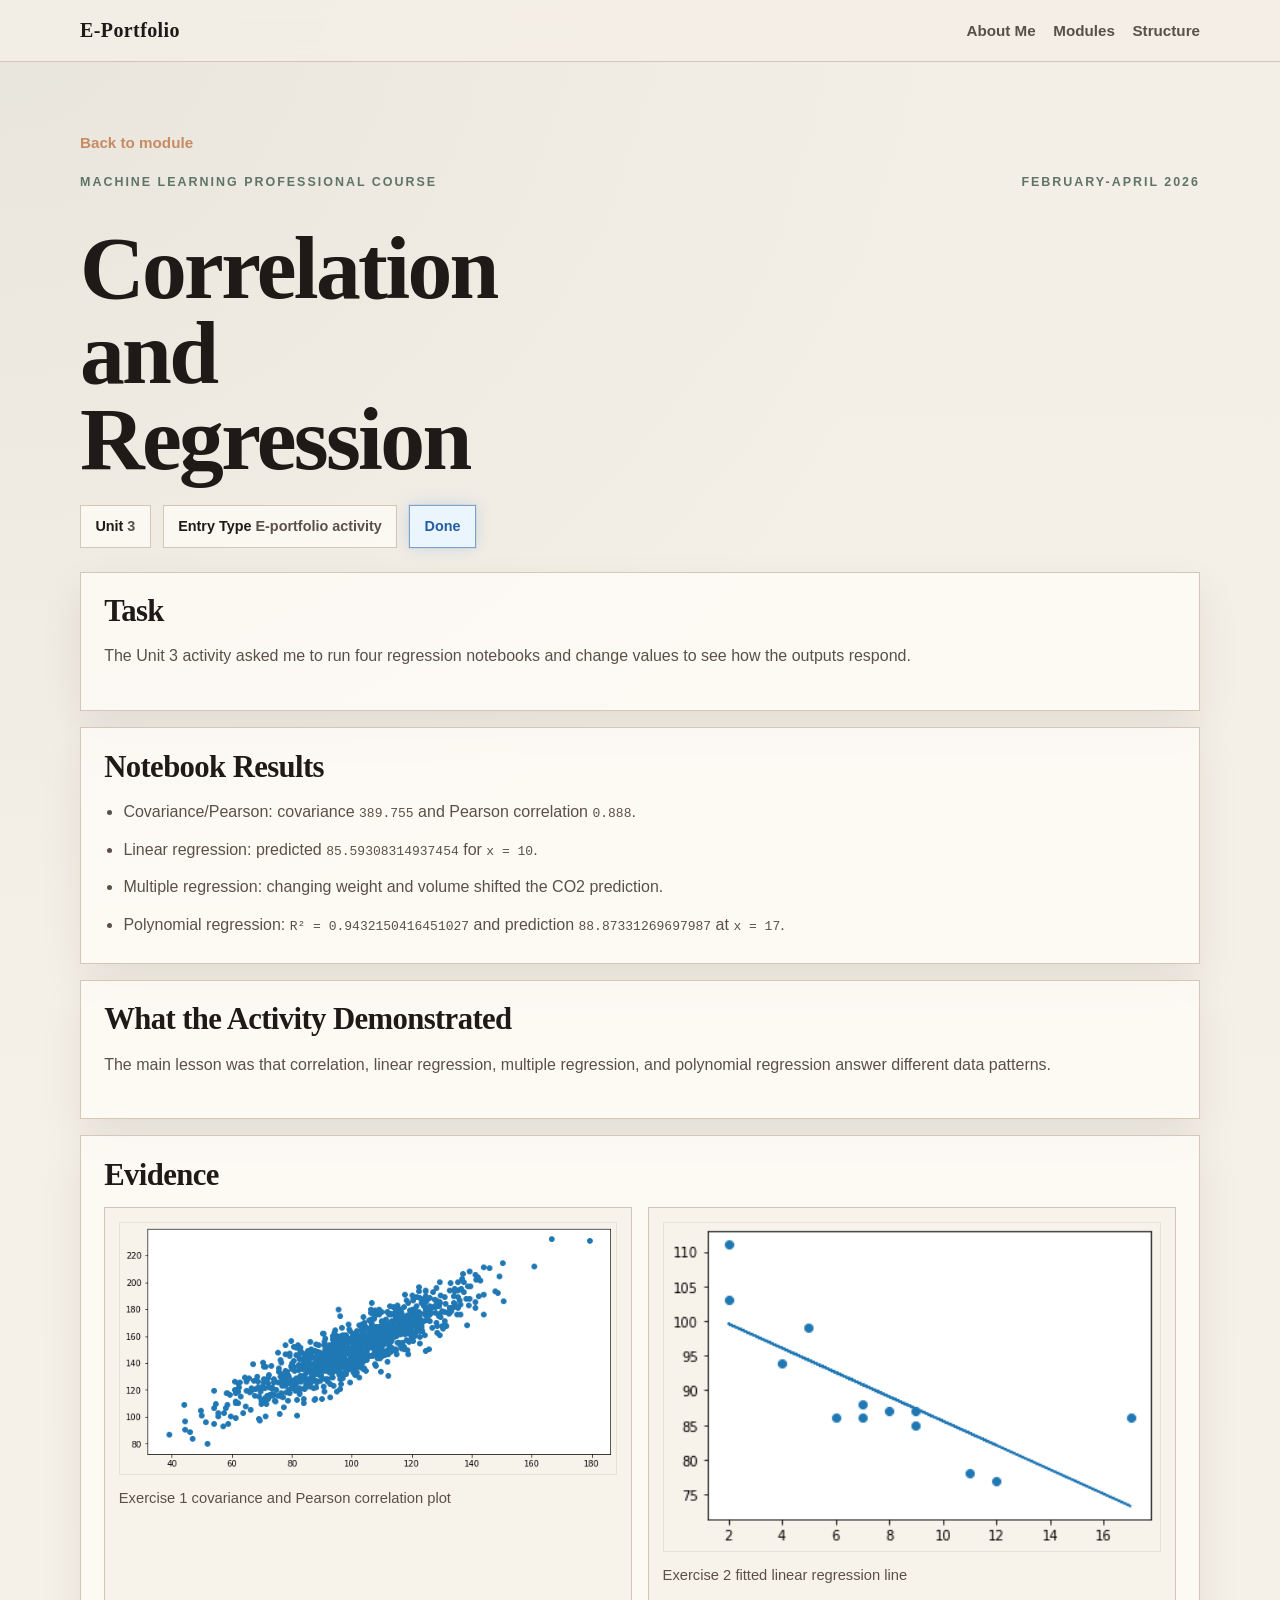
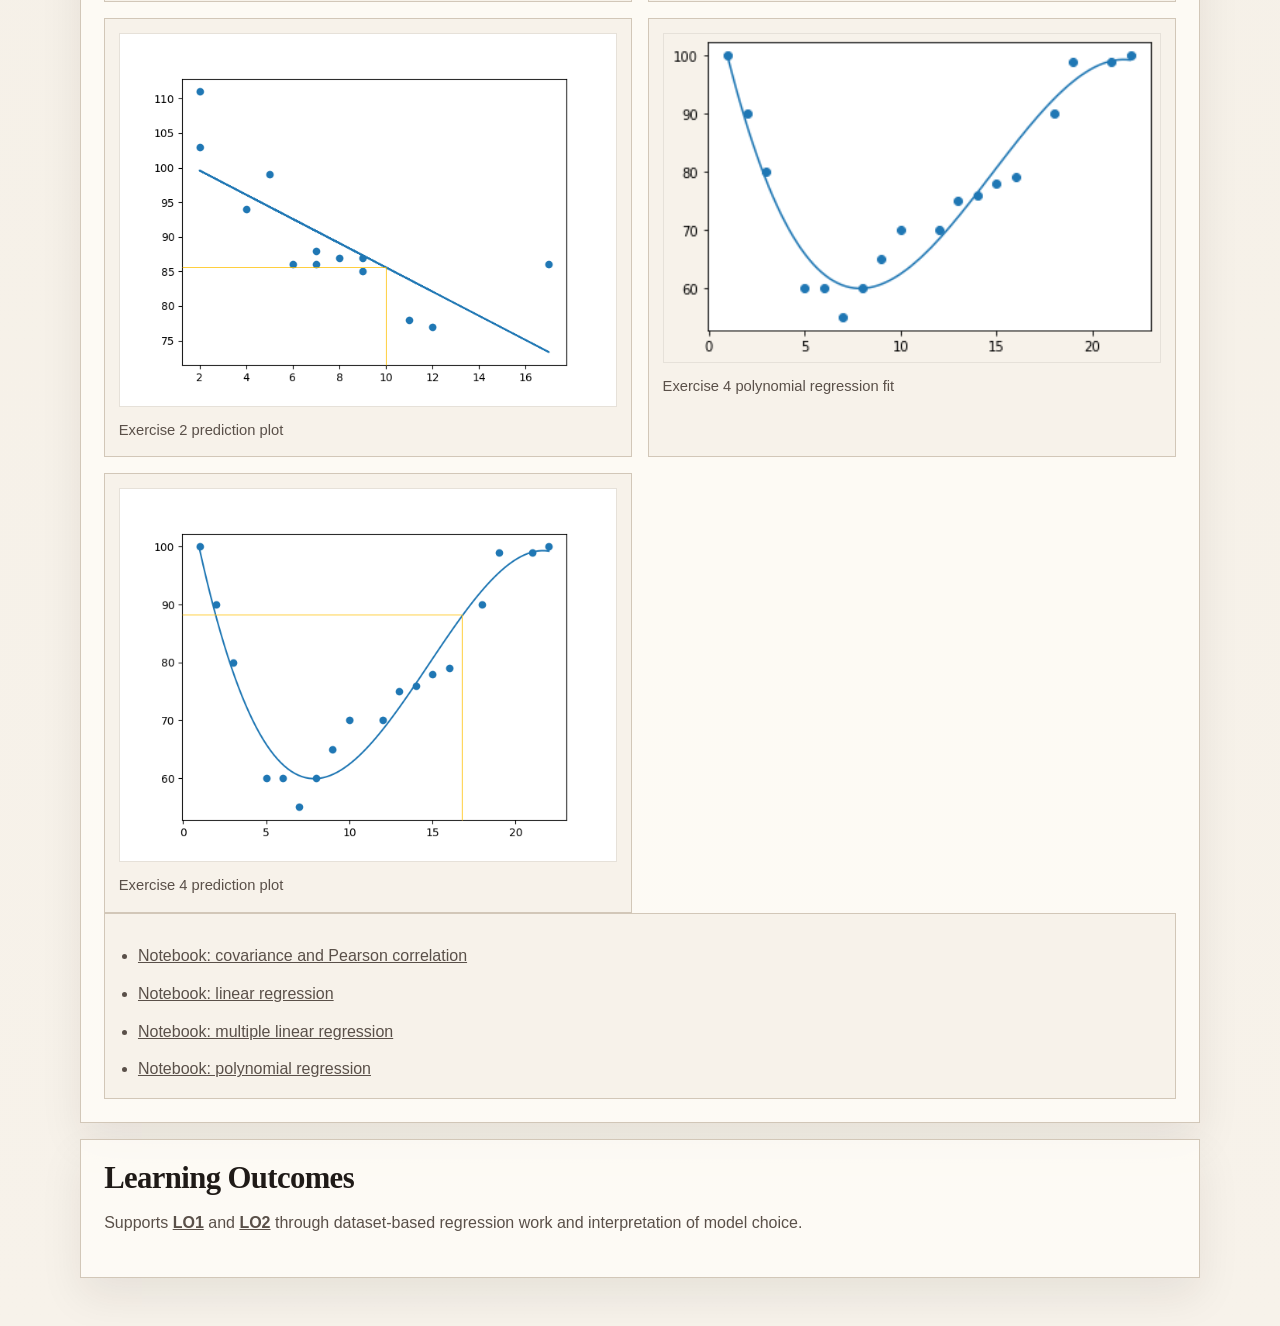
<file: professional-courses/machine-learning-professional-course/machine-learning/entries/02-correlation-and-regression/index.html>
<!doctype html>
<html lang="en">
  <head>
    <meta charset="utf-8">
    <meta name="viewport" content="width=device-width, initial-scale=1">
    <title>Correlation and Regression | Machine Learning</title>
    <link rel="stylesheet" href="../../../../../styles.css">
    <script src="../../../../../script.js" defer></script>
  </head>
  <body>
    <header class="site-header">
      <div class="shell header-row">
        <a class="brand" href="../../../../../index.html">E-Portfolio</a>
        <span class="header-context">Correlation and Regression</span>
        <div class="header-actions">
          <button
            class="nav-toggle"
            type="button"
            aria-expanded="false"
            aria-controls="site-nav"
            aria-label="Open navigation menu"
          >
            <span></span>
            <span></span>
            <span></span>
          </button>
          <nav id="site-nav" class="site-nav" aria-label="Primary">
            <a href="../../../../../index.html#about-me">About Me</a>
            <a href="../../../../../index.html#modules">Modules</a>
            <a href="../../../../../index.html#structure">Structure</a>
          </nav>
        </div>
      </div>
    </header>

    <main class="entry-main">
      <section class="module-stage">
        <div class="shell entry-shell">
          <a class="back-link reveal" href="../../../../../machine-learning/index.html">Back to module</a>

          <div class="course-meta reveal reveal-delay-1">
            <p class="eyebrow">Machine Learning Professional Course</p>
            <p class="timeframe">February-April 2026</p>
          </div>

          <h1 class="hero-title reveal reveal-delay-2">Correlation and Regression</h1>

          <div class="entry-meta-strip reveal reveal-delay-3">
            <div class="meta-pill"><strong>Unit</strong> 3</div>
            <div class="meta-pill"><strong>Entry Type</strong> E-portfolio activity</div>
            <p class="meta-pill status-chip status-chip-done reveal reveal-delay-1">Done</p>
          </div>

          <div class="entry-body">
            <section class="entry-block reveal reveal-delay-1">
              <h2>Task</h2>
              <p>
                The Unit 3 activity asked me to run four regression notebooks and change values to
                see how the outputs respond.
              </p>
            </section>

            <section class="entry-block reveal reveal-delay-1">
              <h2>Notebook Results</h2>
              <ul>
                <li>Covariance/Pearson: covariance <code>389.755</code> and Pearson correlation <code>0.888</code>.</li>
                <li>Linear regression: predicted <code>85.59308314937454</code> for <code>x = 10</code>.</li>
                <li>Multiple regression: changing weight and volume shifted the CO2 prediction.</li>
                <li>Polynomial regression: <code>R² = 0.9432150416451027</code> and prediction <code>88.87331269697987</code> at <code>x = 17</code>.</li>
              </ul>
            </section>

            <section class="entry-block reveal reveal-delay-1">
              <h2>What the Activity Demonstrated</h2>
              <p>
                The main lesson was that correlation, linear regression, multiple regression, and
                polynomial regression answer different data patterns.
              </p>
            </section>

            <section class="entry-block reveal reveal-delay-1">
              <h2>Evidence</h2>
              <div class="evidence-grid">
                <figure class="evidence-card">
                  <img
                    src="../../../../../assets/images/machine-learning/entry-02-correlation-regression/covariance-pearson-correlation.png"
                    alt="Scatter plot output from the covariance and Pearson correlation notebook."
                    loading="lazy"
                  >
                  <figcaption>Exercise 1 covariance and Pearson correlation plot</figcaption>
                </figure>

                <figure class="evidence-card">
                  <img
                    src="../../../../../assets/images/machine-learning/entry-02-correlation-regression/linear-regression-fit.png"
                    alt="Scatter plot and fitted regression line from the linear regression notebook."
                    loading="lazy"
                  >
                  <figcaption>Exercise 2 fitted linear regression line</figcaption>
                </figure>

                <figure class="evidence-card">
                  <img
                    src="../../../../../assets/images/machine-learning/entry-02-correlation-regression/linear-regression-prediction.png"
                    alt="Prediction plot from the linear regression notebook."
                    loading="lazy"
                  >
                  <figcaption>Exercise 2 prediction plot</figcaption>
                </figure>

                <figure class="evidence-card">
                  <img
                    src="../../../../../assets/images/machine-learning/entry-02-correlation-regression/polynomial-regression-fit.png"
                    alt="Polynomial regression curve fitted to the tollbooth data."
                    loading="lazy"
                  >
                  <figcaption>Exercise 4 polynomial regression fit</figcaption>
                </figure>

                <figure class="evidence-card">
                  <img
                    src="../../../../../assets/images/machine-learning/entry-02-correlation-regression/polynomial-regression-prediction.png"
                    alt="Prediction plot from the polynomial regression notebook."
                    loading="lazy"
                  >
                  <figcaption>Exercise 4 prediction plot</figcaption>
                </figure>
              </div>
              <div class="evidence-card">
                <ul>
                  <li>
                    <a download href="../../../../../assets/documents/machine-learning/entry-02-correlation-regression/Unit03%20Ex1%20covariance_pearson_correlation.ipynb">
                      Notebook: covariance and Pearson correlation
                    </a>
                  </li>
                  <li>
                    <a download href="../../../../../assets/documents/machine-learning/entry-02-correlation-regression/Unit03%20Ex2%20linear_regression.ipynb">
                      Notebook: linear regression
                    </a>
                  </li>
                  <li>
                    <a download href="../../../../../assets/documents/machine-learning/entry-02-correlation-regression/Unit03%20Ex3%20multiple_linear_regression.ipynb">
                      Notebook: multiple linear regression
                    </a>
                  </li>
                  <li>
                    <a download href="../../../../../assets/documents/machine-learning/entry-02-correlation-regression/Unit03%20Ex4%20polynomial_regression.ipynb">
                      Notebook: polynomial regression
                    </a>
                  </li>
                </ul>
              </div>
            </section>

            <section class="entry-block reveal reveal-delay-1">
              <h2>Learning Outcomes</h2>
              <p>
                Supports
                <a href="../../../../../machine-learning/index.html#lo1"><strong>LO1</strong></a>
                and
                <a href="../../../../../machine-learning/index.html#lo2"><strong>LO2</strong></a>
                through dataset-based regression work and interpretation of model choice.
              </p>
            </section>
          </div>
        </div>
      </section>
    </main>
  </body>
</html>
</file>
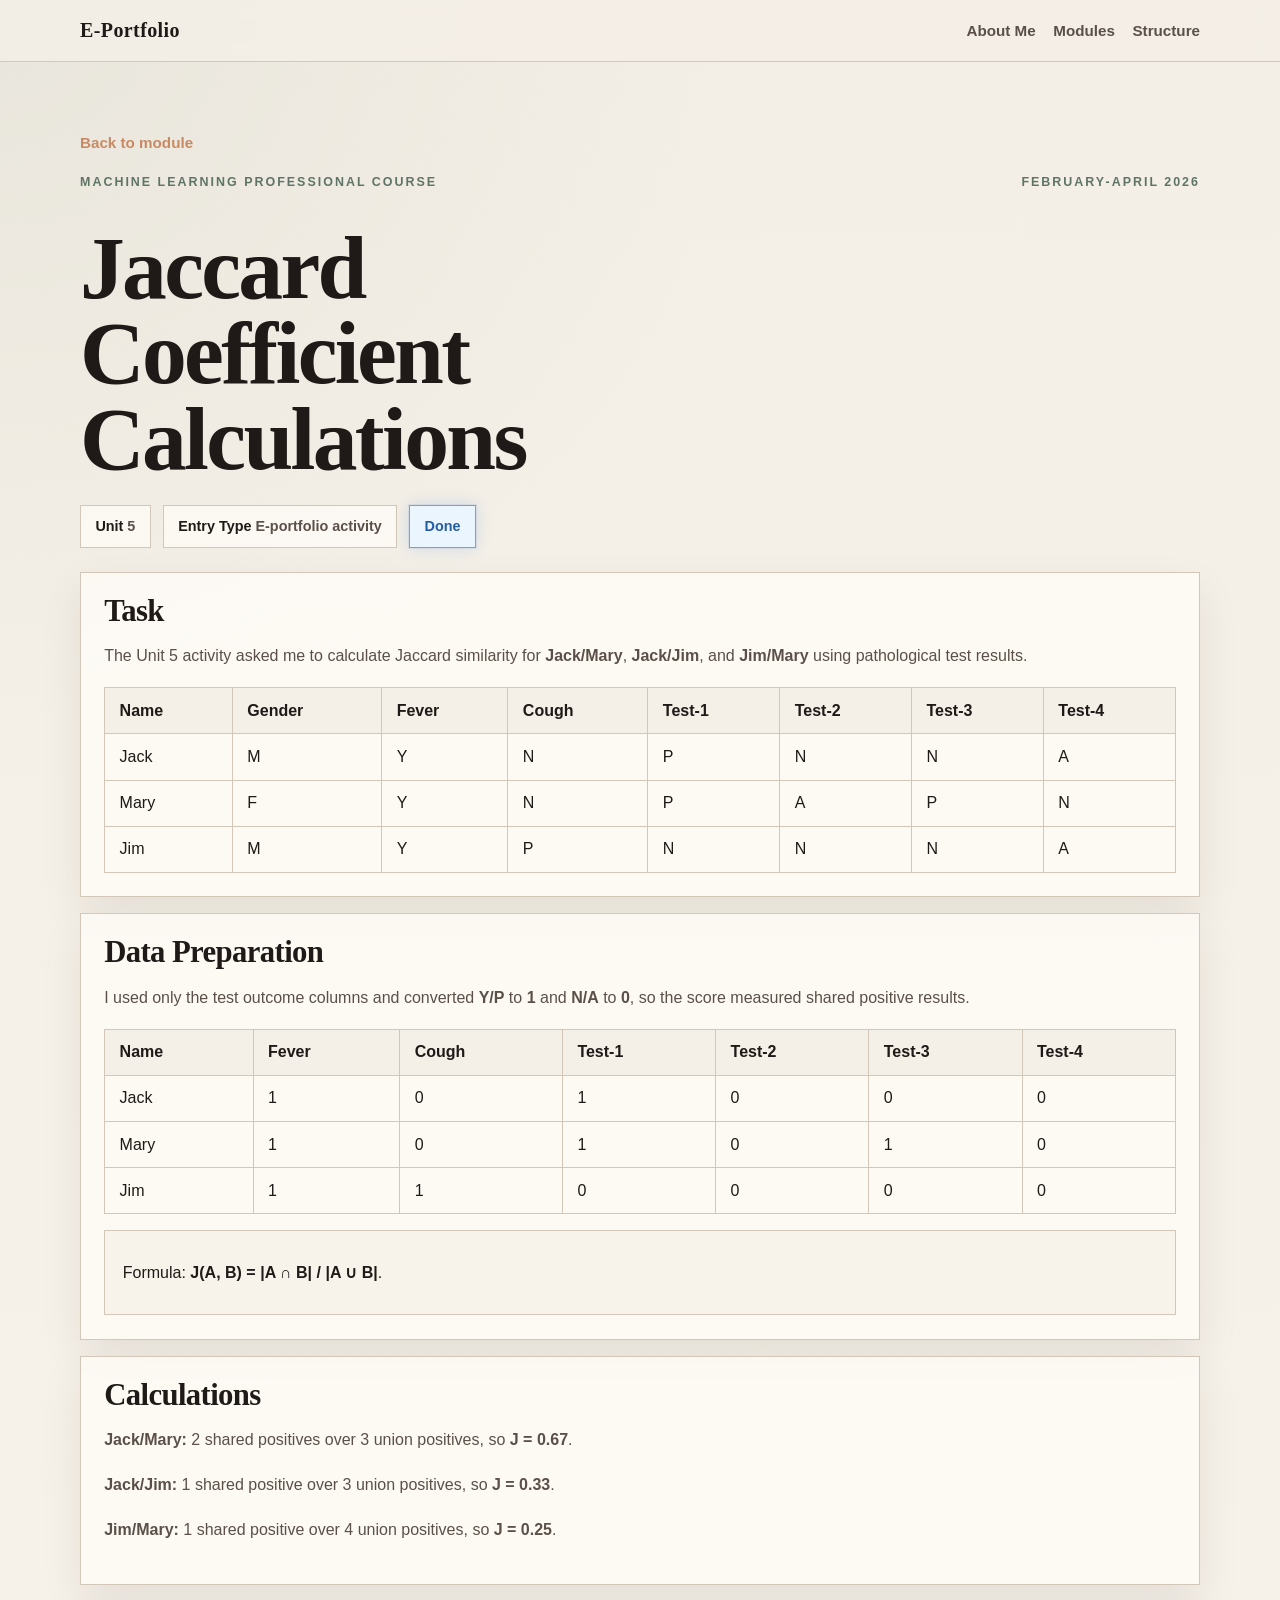
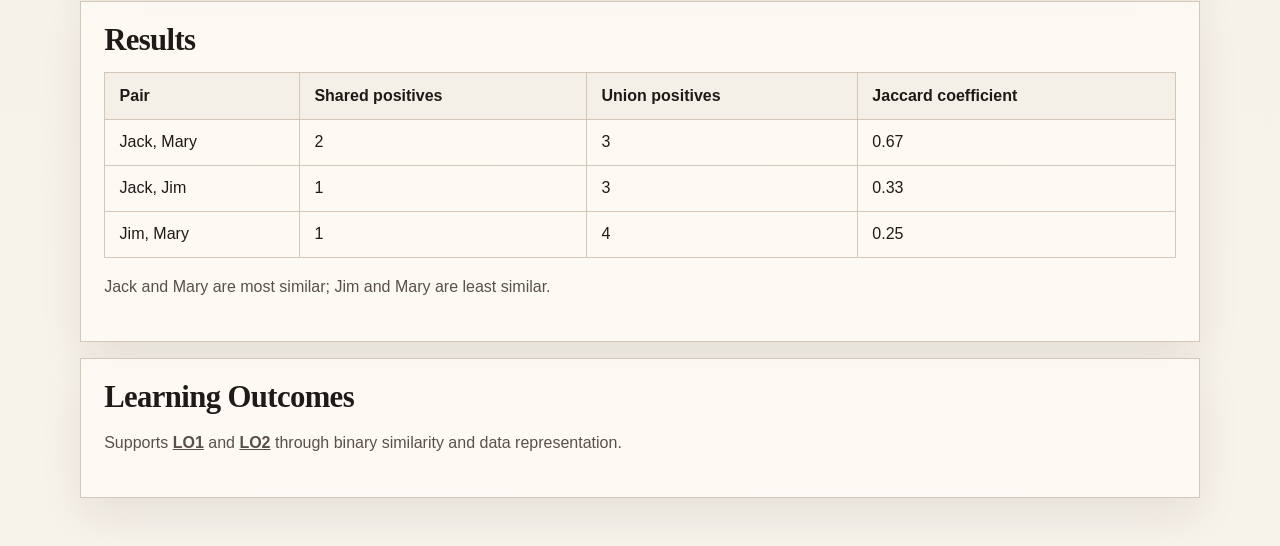
<file: professional-courses/machine-learning-professional-course/machine-learning/entries/03-jaccard-coefficient-calculations/index.html>
<!doctype html>
<html lang="en">
  <head>
    <meta charset="utf-8">
    <meta name="viewport" content="width=device-width, initial-scale=1">
    <title>Jaccard Coefficient Calculations | Machine Learning</title>
    <link rel="stylesheet" href="../../../../../styles.css">
    <script src="../../../../../script.js" defer></script>
  </head>
  <body>
    <header class="site-header">
      <div class="shell header-row">
        <a class="brand" href="../../../../../index.html">E-Portfolio</a>
        <span class="header-context">Jaccard Coefficient Calculations</span>
        <div class="header-actions">
          <button
            class="nav-toggle"
            type="button"
            aria-expanded="false"
            aria-controls="site-nav"
            aria-label="Open navigation menu"
          >
            <span></span>
            <span></span>
            <span></span>
          </button>
          <nav id="site-nav" class="site-nav" aria-label="Primary">
            <a href="../../../../../index.html#about-me">About Me</a>
            <a href="../../../../../index.html#modules">Modules</a>
            <a href="../../../../../index.html#structure">Structure</a>
          </nav>
        </div>
      </div>
    </header>

    <main class="entry-main">
      <section class="module-stage">
        <div class="shell entry-shell">
          <a class="back-link reveal" href="../../../../../machine-learning/index.html">Back to module</a>

          <div class="course-meta reveal reveal-delay-1">
            <p class="eyebrow">Machine Learning Professional Course</p>
            <p class="timeframe">February-April 2026</p>
          </div>

          <h1 class="hero-title reveal reveal-delay-2">Jaccard Coefficient Calculations</h1>

          <div class="entry-meta-strip reveal reveal-delay-3">
            <div class="meta-pill"><strong>Unit</strong> 5</div>
            <div class="meta-pill"><strong>Entry Type</strong> E-portfolio activity</div>
            <p class="meta-pill status-chip status-chip-done reveal reveal-delay-1">Done</p>
          </div>

          <div class="entry-body">
            <section class="entry-block reveal reveal-delay-1">
              <h2>Task</h2>
              <p>
                The Unit 5 activity asked me to calculate Jaccard similarity for
                <strong>Jack/Mary</strong>, <strong>Jack/Jim</strong>, and
                <strong>Jim/Mary</strong> using pathological test results.
              </p>
              <div class="data-table-wrap">
                <table class="data-table">
                  <thead>
                    <tr>
                      <th>Name</th>
                      <th>Gender</th>
                      <th>Fever</th>
                      <th>Cough</th>
                      <th>Test-1</th>
                      <th>Test-2</th>
                      <th>Test-3</th>
                      <th>Test-4</th>
                    </tr>
                  </thead>
                  <tbody>
                    <tr>
                      <td>Jack</td>
                      <td>M</td>
                      <td>Y</td>
                      <td>N</td>
                      <td>P</td>
                      <td>N</td>
                      <td>N</td>
                      <td>A</td>
                    </tr>
                    <tr>
                      <td>Mary</td>
                      <td>F</td>
                      <td>Y</td>
                      <td>N</td>
                      <td>P</td>
                      <td>A</td>
                      <td>P</td>
                      <td>N</td>
                    </tr>
                    <tr>
                      <td>Jim</td>
                      <td>M</td>
                      <td>Y</td>
                      <td>P</td>
                      <td>N</td>
                      <td>N</td>
                      <td>N</td>
                      <td>A</td>
                    </tr>
                  </tbody>
                </table>
              </div>
            </section>

            <section class="entry-block reveal">
              <h2>Data Preparation</h2>
              <p>
                I used only the test outcome columns and converted <strong>Y/P</strong> to
                <strong>1</strong> and <strong>N/A</strong> to <strong>0</strong>, so the score
                measured shared positive results.
              </p>
              <div class="data-table-wrap">
                <table class="data-table">
                  <thead>
                    <tr>
                      <th>Name</th>
                      <th>Fever</th>
                      <th>Cough</th>
                      <th>Test-1</th>
                      <th>Test-2</th>
                      <th>Test-3</th>
                      <th>Test-4</th>
                    </tr>
                  </thead>
                  <tbody>
                    <tr>
                      <td>Jack</td>
                      <td>1</td>
                      <td>0</td>
                      <td>1</td>
                      <td>0</td>
                      <td>0</td>
                      <td>0</td>
                    </tr>
                    <tr>
                      <td>Mary</td>
                      <td>1</td>
                      <td>0</td>
                      <td>1</td>
                      <td>0</td>
                      <td>1</td>
                      <td>0</td>
                    </tr>
                    <tr>
                      <td>Jim</td>
                      <td>1</td>
                      <td>1</td>
                      <td>0</td>
                      <td>0</td>
                      <td>0</td>
                      <td>0</td>
                    </tr>
                  </tbody>
                </table>
              </div>
              <div class="entry-note">
                <p>
                  Formula: <strong>J(A, B) = |A ∩ B| / |A ∪ B|</strong>.
                </p>
              </div>
            </section>

            <section class="entry-block reveal">
              <h2>Calculations</h2>
              <p>
                <strong>Jack/Mary:</strong> 2 shared positives over 3 union positives, so
                <strong>J = 0.67</strong>.
              </p>
              <p>
                <strong>Jack/Jim:</strong> 1 shared positive over 3 union positives, so
                <strong>J = 0.33</strong>.
              </p>
              <p>
                <strong>Jim/Mary:</strong> 1 shared positive over 4 union positives, so
                <strong>J = 0.25</strong>.
              </p>
            </section>

            <section class="entry-block reveal">
              <h2>Results</h2>
              <div class="data-table-wrap">
                <table class="data-table">
                  <thead>
                    <tr>
                      <th>Pair</th>
                      <th>Shared positives</th>
                      <th>Union positives</th>
                      <th>Jaccard coefficient</th>
                    </tr>
                  </thead>
                  <tbody>
                    <tr>
                      <td>Jack, Mary</td>
                      <td>2</td>
                      <td>3</td>
                      <td>0.67</td>
                    </tr>
                    <tr>
                      <td>Jack, Jim</td>
                      <td>1</td>
                      <td>3</td>
                      <td>0.33</td>
                    </tr>
                    <tr>
                      <td>Jim, Mary</td>
                      <td>1</td>
                      <td>4</td>
                      <td>0.25</td>
                    </tr>
                  </tbody>
                </table>
              </div>
              <p>
                Jack and Mary are most similar; Jim and Mary are least similar.
              </p>
            </section>

            <section class="entry-block reveal">
              <h2>Learning Outcomes</h2>
              <p>
                Supports
                <a href="../../../../../machine-learning/index.html#lo1"><strong>LO1</strong></a>
                and
                <a href="../../../../../machine-learning/index.html#lo2"><strong>LO2</strong></a>
                through binary similarity and data representation.
              </p>
            </section>

          </div>
        </div>
      </section>
    </main>
  </body>
</html>
</file>
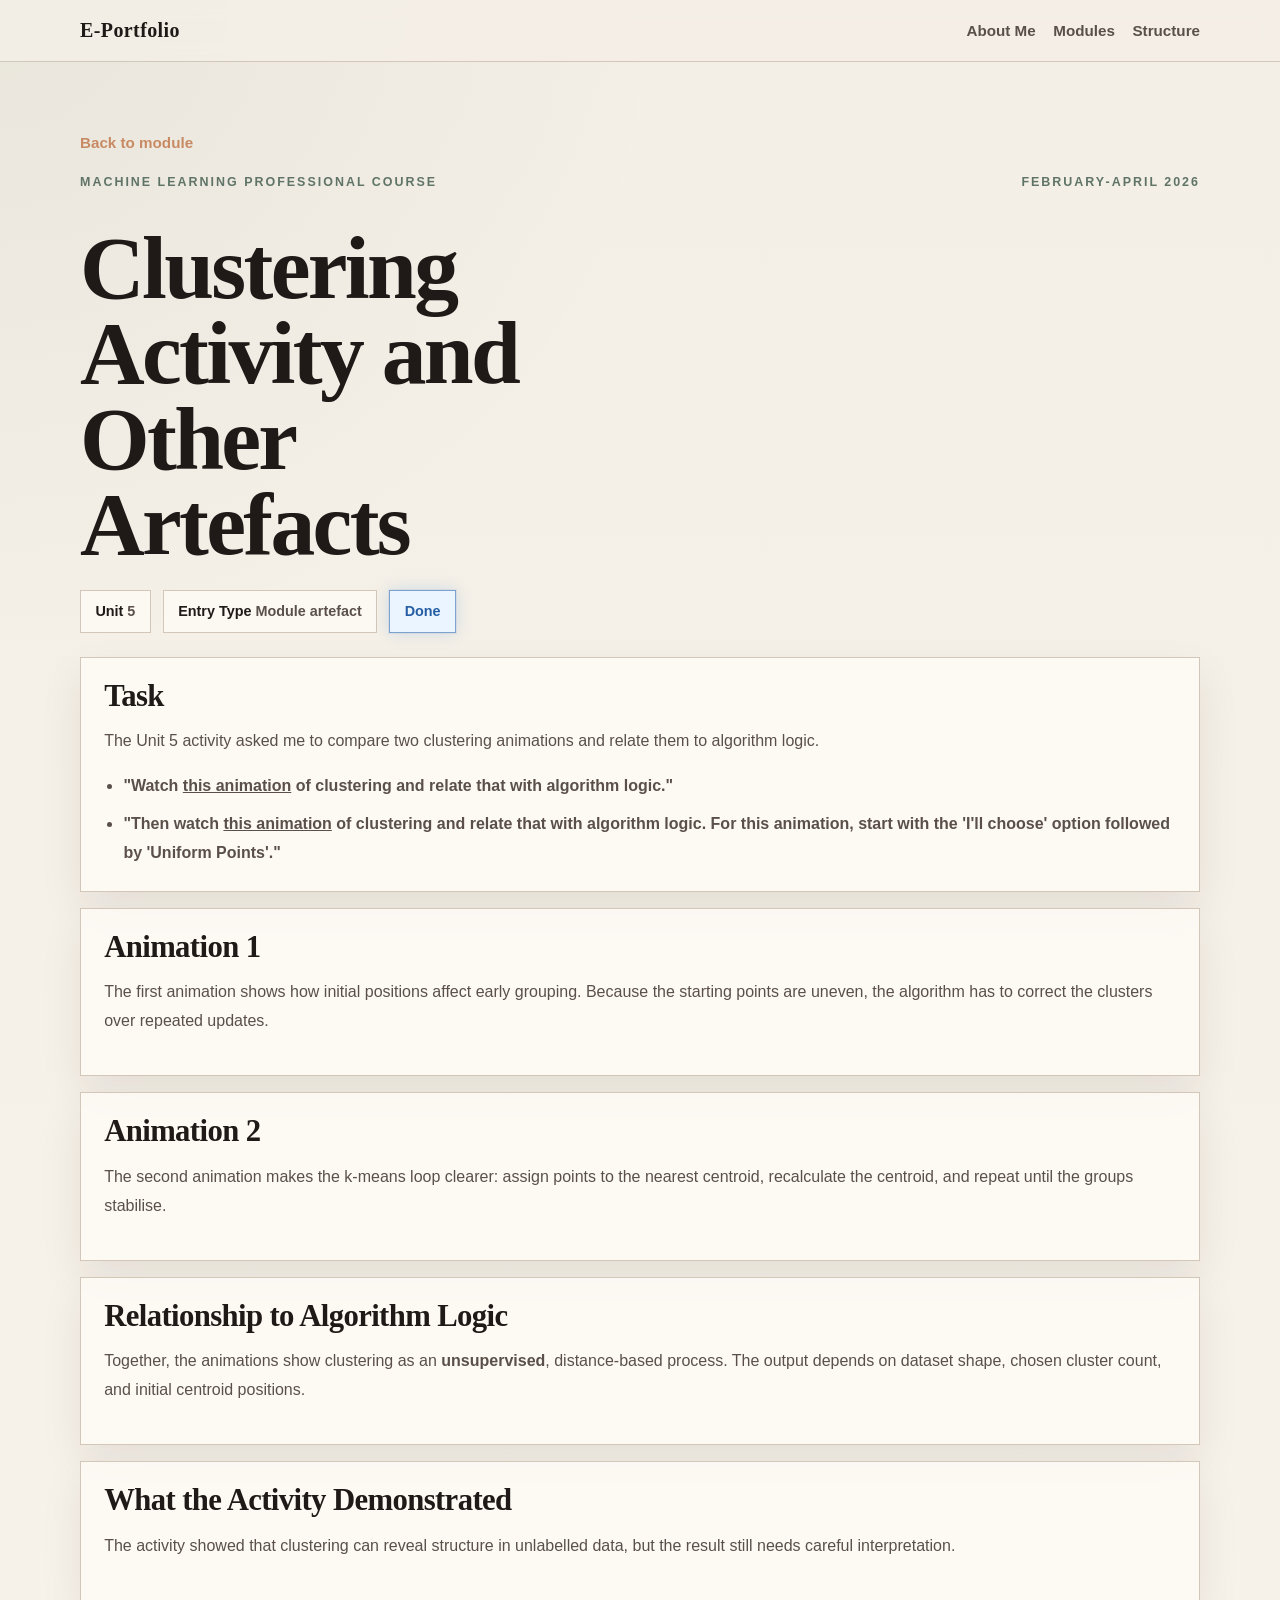
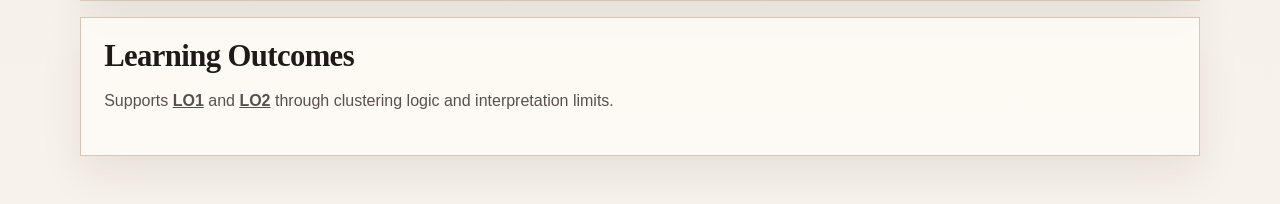
<file: professional-courses/machine-learning-professional-course/machine-learning/entries/04-clustering-wiki-and-other-artefacts/index.html>
<!doctype html>
<html lang="en">
  <head>
    <meta charset="utf-8">
    <meta name="viewport" content="width=device-width, initial-scale=1">
    <title>Clustering Activity and Other Artefacts | Machine Learning</title>
    <link rel="stylesheet" href="../../../../../styles.css">
    <script src="../../../../../script.js" defer></script>
  </head>
  <body>
    <header class="site-header">
      <div class="shell header-row">
        <a class="brand" href="../../../../../index.html">E-Portfolio</a>
        <span class="header-context">Clustering Activity and Other Artefacts</span>
        <div class="header-actions">
          <button
            class="nav-toggle"
            type="button"
            aria-expanded="false"
            aria-controls="site-nav"
            aria-label="Open navigation menu"
          >
            <span></span>
            <span></span>
            <span></span>
          </button>
          <nav id="site-nav" class="site-nav" aria-label="Primary">
            <a href="../../../../../index.html#about-me">About Me</a>
            <a href="../../../../../index.html#modules">Modules</a>
            <a href="../../../../../index.html#structure">Structure</a>
          </nav>
        </div>
      </div>
    </header>

    <main class="entry-main">
      <section class="module-stage">
        <div class="shell entry-shell">
          <a class="back-link reveal" href="../../../../../machine-learning/index.html">Back to module</a>

          <div class="course-meta reveal reveal-delay-1">
            <p class="eyebrow">Machine Learning Professional Course</p>
            <p class="timeframe">February-April 2026</p>
          </div>

          <h1 class="hero-title reveal reveal-delay-2">Clustering Activity and Other Artefacts</h1>

          <div class="entry-meta-strip reveal reveal-delay-3">
            <div class="meta-pill"><strong>Unit</strong> 5</div>
            <div class="meta-pill"><strong>Entry Type</strong> Module artefact</div>
            <p class="meta-pill status-chip status-chip-done reveal reveal-delay-1">Done</p>
          </div>

          <div class="entry-body">
            <section class="entry-block reveal reveal-delay-1">
              <h2>Task</h2>
              <p>
                The Unit 5 activity asked me to compare two clustering animations and relate them
                to algorithm logic.
              </p>
              <ul>
                <li><strong>"Watch <a href="https://shabal.in/visuals/kmeans/2.html">this animation</a> of clustering and relate that with algorithm logic."</strong></li>
                <li><strong>"Then watch <a href="https://www.naftaliharris.com/blog/visualizing-k-means-clustering/">this animation</a> of clustering and relate that with algorithm logic. For this animation, start with the 'I'll choose' option followed by 'Uniform Points'."</strong></li>
              </ul>
            </section>

            <section class="entry-block reveal">
              <h2>Animation 1</h2>
              <p>
                The first animation shows how initial positions affect early grouping. Because the
                starting points are uneven, the algorithm has to correct the clusters over
                repeated updates.
              </p>
            </section>

            <section class="entry-block reveal">
              <h2>Animation 2</h2>
              <p>
                The second animation makes the k-means loop clearer: assign points to the nearest
                centroid, recalculate the centroid, and repeat until the groups stabilise.
              </p>
            </section>

            <section class="entry-block reveal">
              <h2>Relationship to Algorithm Logic</h2>
              <p>
                Together, the animations show clustering as an <strong>unsupervised</strong>,
                distance-based process. The output depends on dataset shape, chosen cluster count,
                and initial centroid positions.
              </p>
            </section>

            <section class="entry-block reveal">
              <h2>What the Activity Demonstrated</h2>
              <p>
                The activity showed that clustering can reveal structure in unlabelled data, but
                the result still needs careful interpretation.
              </p>
            </section>

            <section class="entry-block reveal">
              <h2>Learning Outcomes</h2>
              <p>
                Supports
                <a href="../../../../../machine-learning/index.html#lo1"><strong>LO1</strong></a>
                and
                <a href="../../../../../machine-learning/index.html#lo2"><strong>LO2</strong></a>
                through clustering logic and interpretation limits.
              </p>
            </section>
          </div>
        </div>
      </section>
    </main>
  </body>
</html>
</file>
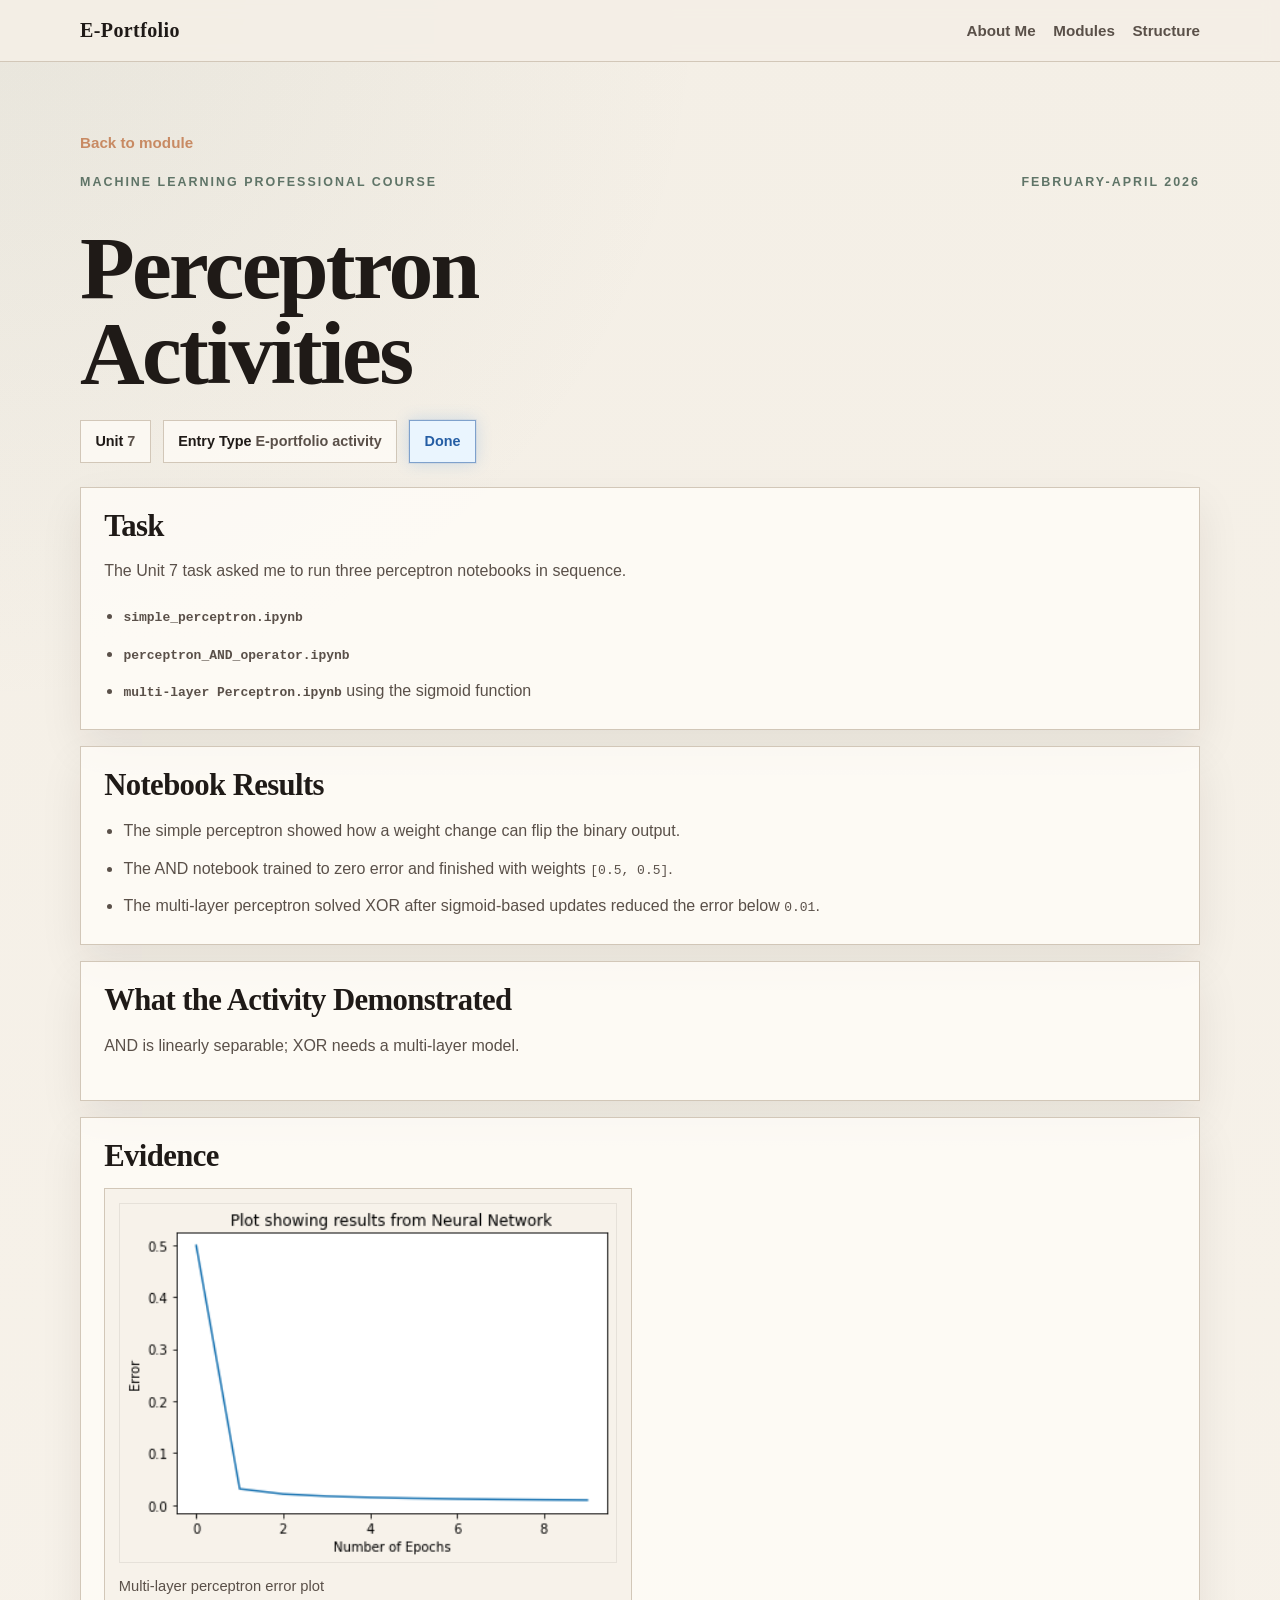
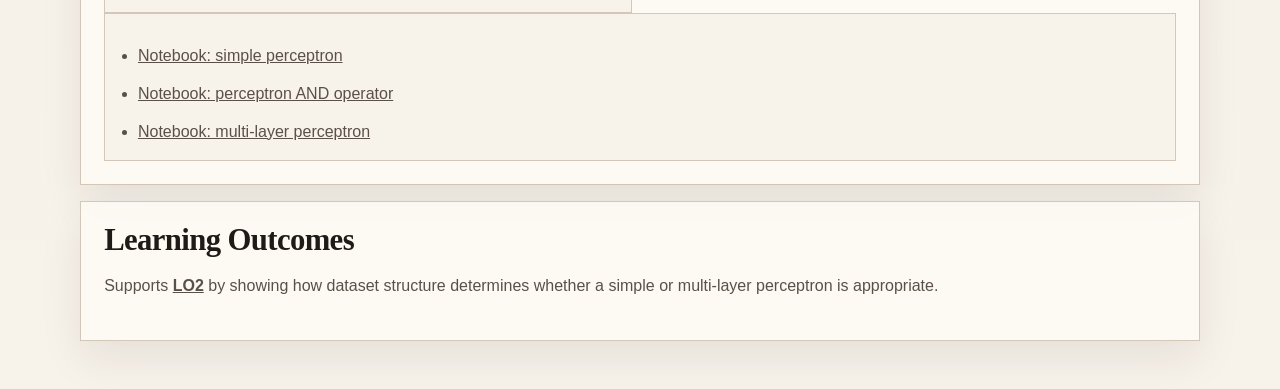
<file: professional-courses/machine-learning-professional-course/machine-learning/entries/05-perceptron-activities/index.html>
<!doctype html>
<html lang="en">
  <head>
    <meta charset="utf-8">
    <meta name="viewport" content="width=device-width, initial-scale=1">
    <title>Perceptron Activities | Machine Learning</title>
    <link rel="stylesheet" href="../../../../../styles.css">
    <script src="../../../../../script.js" defer></script>
  </head>
  <body>
    <header class="site-header">
      <div class="shell header-row">
        <a class="brand" href="../../../../../index.html">E-Portfolio</a>
        <span class="header-context">Perceptron Activities</span>
        <div class="header-actions">
          <button
            class="nav-toggle"
            type="button"
            aria-expanded="false"
            aria-controls="site-nav"
            aria-label="Open navigation menu"
          >
            <span></span>
            <span></span>
            <span></span>
          </button>
          <nav id="site-nav" class="site-nav" aria-label="Primary">
            <a href="../../../../../index.html#about-me">About Me</a>
            <a href="../../../../../index.html#modules">Modules</a>
            <a href="../../../../../index.html#structure">Structure</a>
          </nav>
        </div>
      </div>
    </header>

    <main class="entry-main">
      <section class="module-stage">
        <div class="shell entry-shell">
          <a class="back-link reveal" href="../../../../../machine-learning/index.html">Back to module</a>

          <div class="course-meta reveal reveal-delay-1">
            <p class="eyebrow">Machine Learning Professional Course</p>
            <p class="timeframe">February-April 2026</p>
          </div>

          <h1 class="hero-title reveal reveal-delay-2">Perceptron Activities</h1>

          <div class="entry-meta-strip reveal reveal-delay-3">
            <div class="meta-pill"><strong>Unit</strong> 7</div>
            <div class="meta-pill"><strong>Entry Type</strong> E-portfolio activity</div>
            <p class="meta-pill status-chip status-chip-done reveal reveal-delay-1">Done</p>
          </div>

          <div class="entry-body">
            <section class="entry-block reveal reveal-delay-1">
              <h2>Task</h2>
              <p>
                The Unit 7 task asked me to run three perceptron notebooks in sequence.
              </p>
              <ul>
                <li><strong><code>simple_perceptron.ipynb</code></strong></li>
                <li><strong><code>perceptron_AND_operator.ipynb</code></strong></li>
                <li><strong><code>multi-layer Perceptron.ipynb</code></strong> using the sigmoid function</li>
              </ul>
            </section>

            <section class="entry-block reveal reveal-delay-1">
              <h2>Notebook Results</h2>
              <ul>
                <li>The simple perceptron showed how a weight change can flip the binary output.</li>
                <li>The AND notebook trained to zero error and finished with weights <code>[0.5, 0.5]</code>.</li>
                <li>The multi-layer perceptron solved XOR after sigmoid-based updates reduced the error below <code>0.01</code>.</li>
              </ul>
            </section>

            <section class="entry-block reveal">
              <h2>What the Activity Demonstrated</h2>
              <p>
                AND is linearly separable; XOR needs a multi-layer model.
              </p>
            </section>

            <section class="entry-block reveal reveal-delay-1">
              <h2>Evidence</h2>
              <div class="evidence-grid">
                <figure class="evidence-card">
                  <img
                    src="../../../../../assets/images/machine-learning/entry-05-perceptron-activities/multi-layer-perceptron-error-plot.png"
                    alt="Error plot from the multi-layer perceptron notebook showing error reduction during training."
                    loading="lazy"
                  >
                  <figcaption>Multi-layer perceptron error plot</figcaption>
                </figure>
              </div>
              <div class="evidence-card">
                <ul>
                  <li>
                    <a download href="../../../../../assets/documents/machine-learning/entry-05-perceptron-activities/Unit07%20Ex1%20simple_perceptron.ipynb">
                      Notebook: simple perceptron
                    </a>
                  </li>
                  <li>
                    <a download href="../../../../../assets/documents/machine-learning/entry-05-perceptron-activities/Unit07%20Ex2%20perceptron_AND_operator.ipynb">
                      Notebook: perceptron AND operator
                    </a>
                  </li>
                  <li>
                    <a download href="../../../../../assets/documents/machine-learning/entry-05-perceptron-activities/Unit07%20Ex3%20multi-layer%20Perceptron.ipynb">
                      Notebook: multi-layer perceptron
                    </a>
                  </li>
                </ul>
              </div>
            </section>

            <section class="entry-block reveal">
              <h2>Learning Outcomes</h2>
              <p>
                Supports
                <a href="../../../../../machine-learning/index.html#lo2"><strong>LO2</strong></a>
                by showing how dataset structure determines whether a simple or multi-layer
                perceptron is appropriate.
              </p>
            </section>
          </div>
        </div>
      </section>
    </main>
  </body>
</html>
</file>
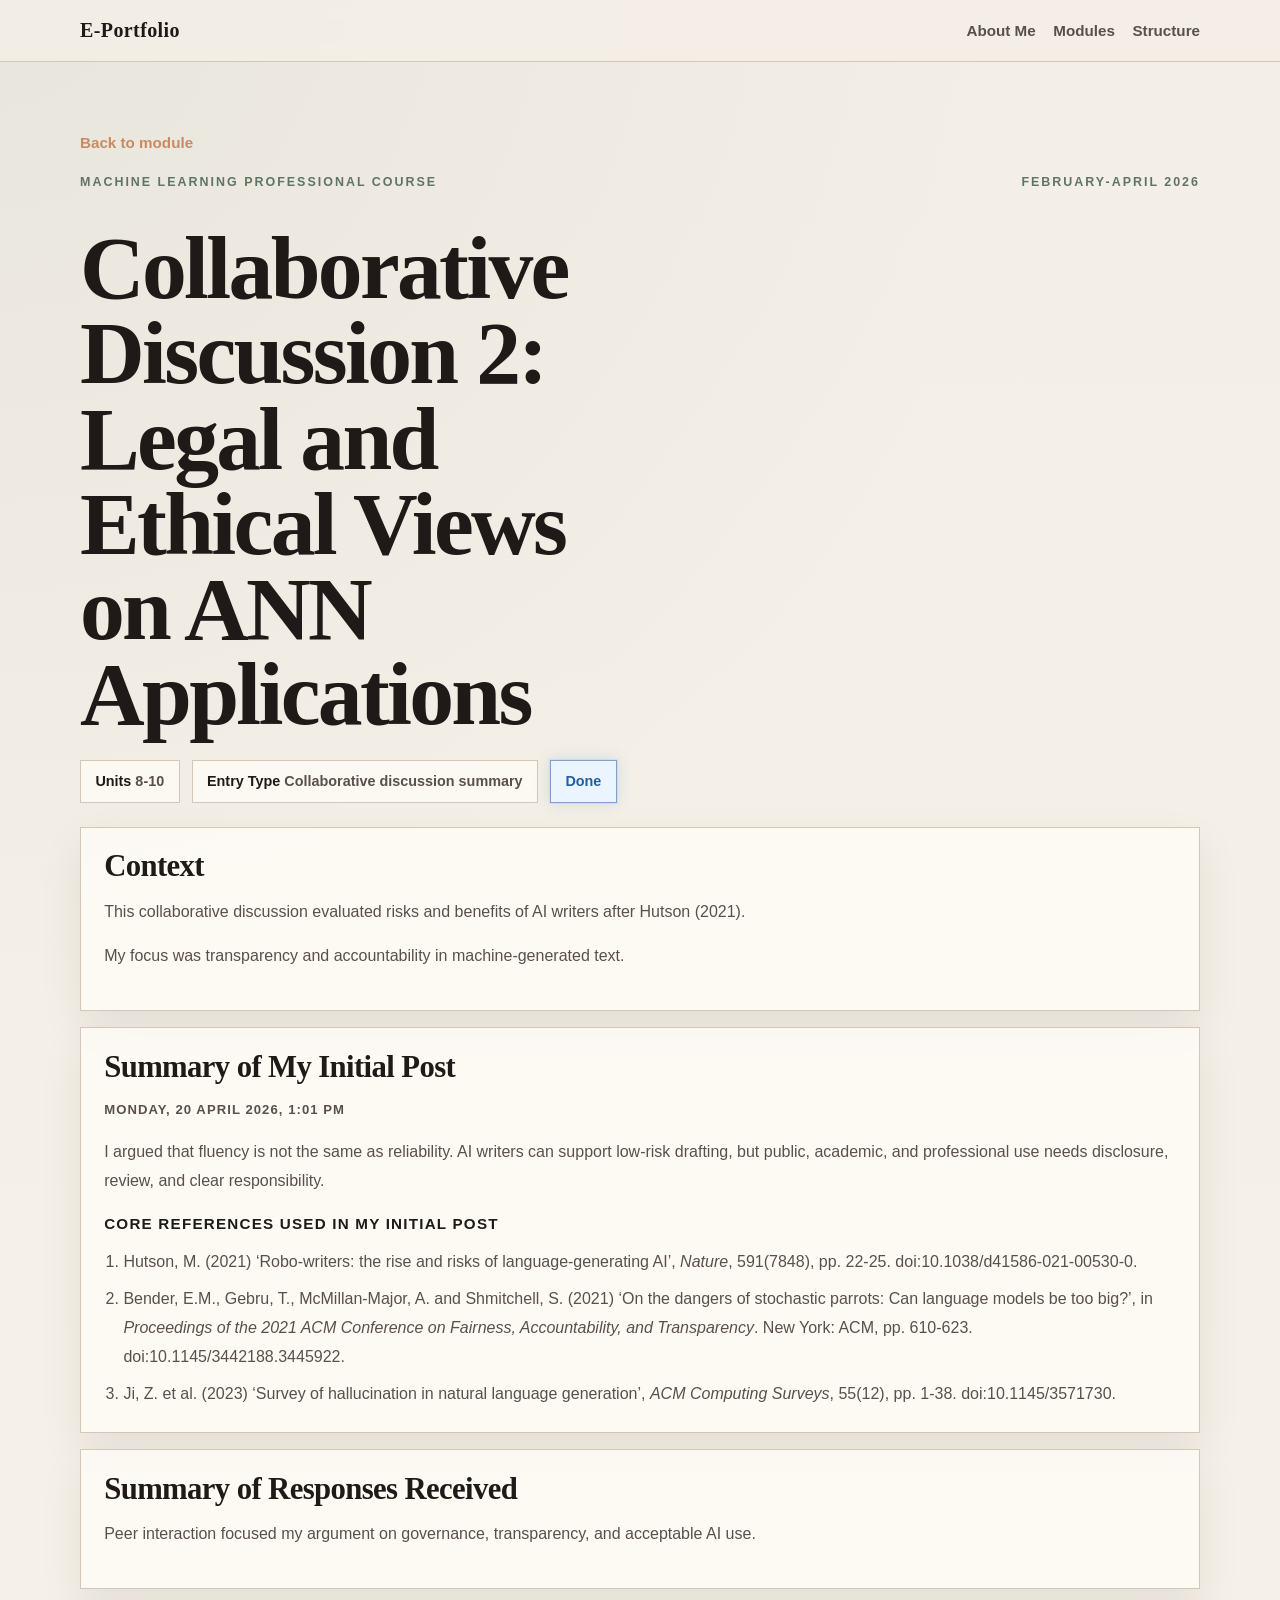
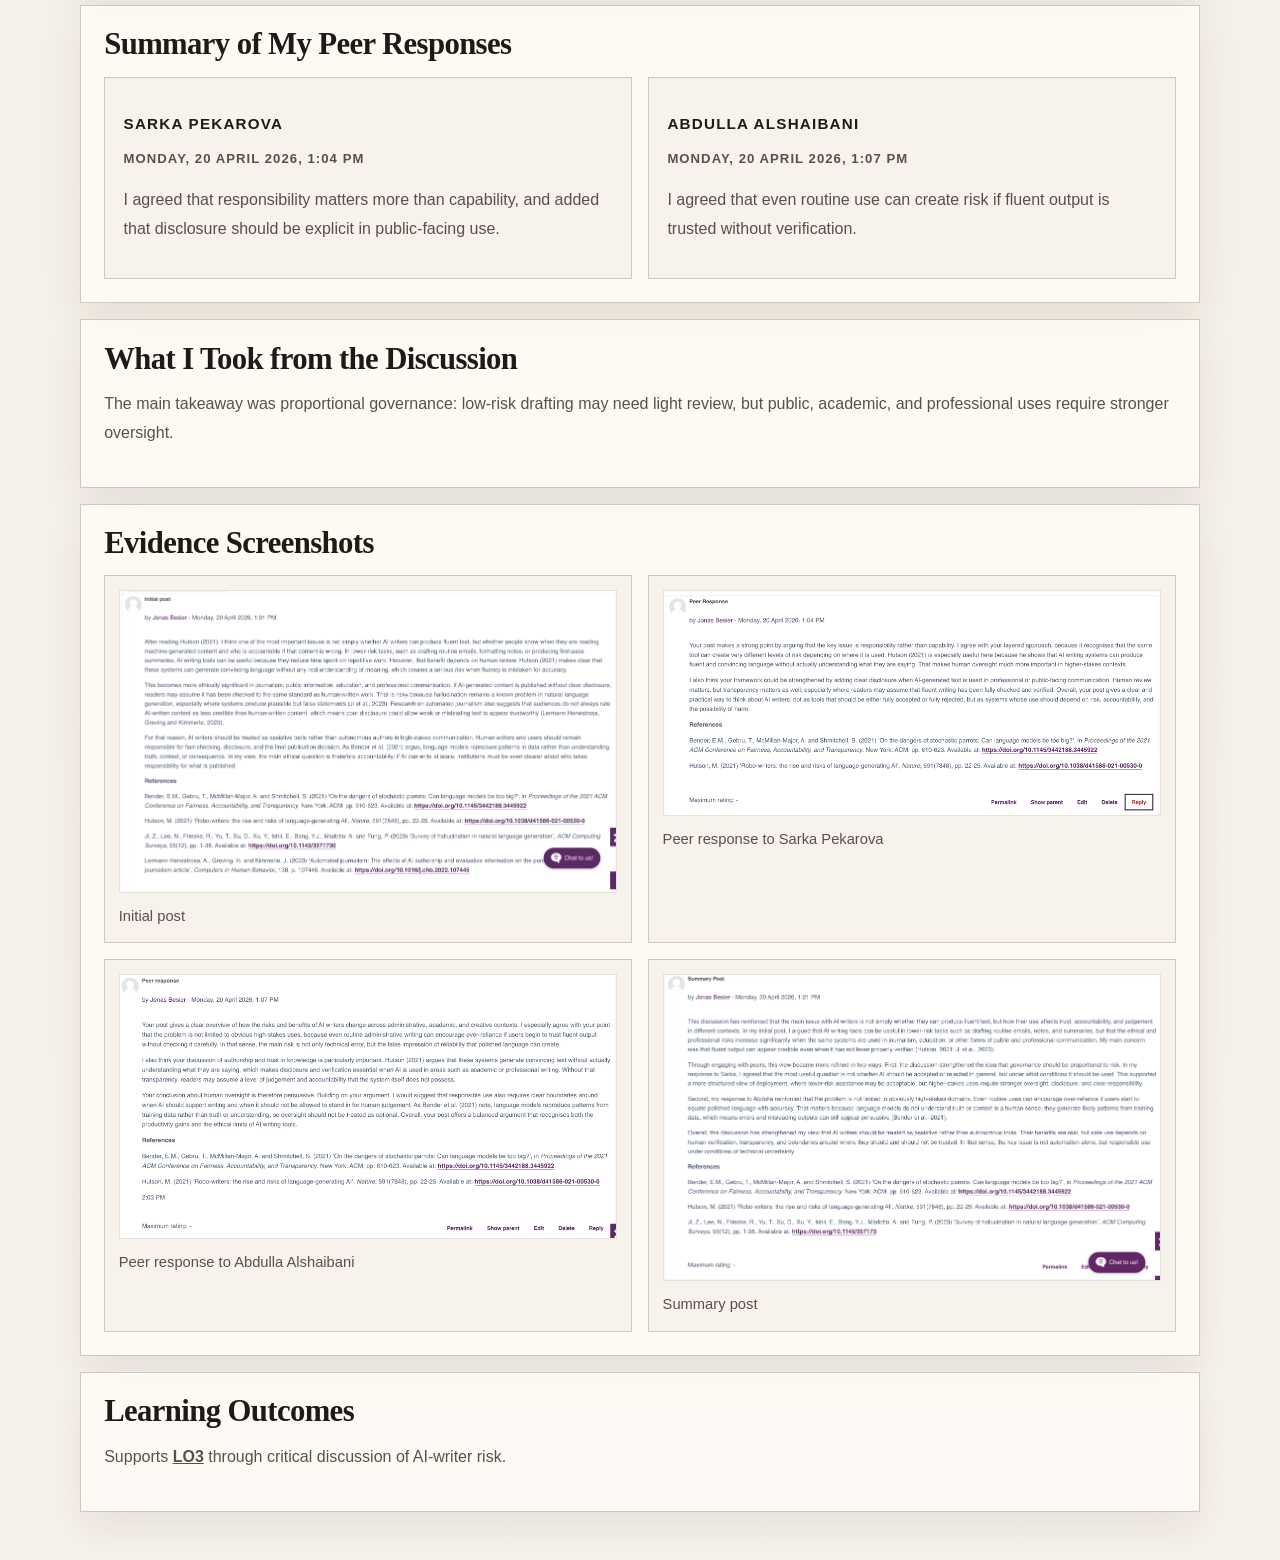
<file: professional-courses/machine-learning-professional-course/machine-learning/entries/06-collaborative-discussion-2-legal-and-ethical-views-on-ann-applications/index.html>
<!doctype html>
<html lang="en">
  <head>
    <meta charset="utf-8">
    <meta name="viewport" content="width=device-width, initial-scale=1">
    <title>Collaborative Discussion 2 | Machine Learning</title>
    <link rel="stylesheet" href="../../../../../styles.css">
    <script src="../../../../../script.js" defer></script>
  </head>
  <body>
    <header class="site-header">
      <div class="shell header-row">
        <a class="brand" href="../../../../../index.html">E-Portfolio</a>
        <span class="header-context">Collaborative Discussion 2: Legal and Ethical Views on ANN Applications</span>
        <div class="header-actions">
          <button
            class="nav-toggle"
            type="button"
            aria-expanded="false"
            aria-controls="site-nav"
            aria-label="Open navigation menu"
          >
            <span></span>
            <span></span>
            <span></span>
          </button>
          <nav id="site-nav" class="site-nav" aria-label="Primary">
            <a href="../../../../../index.html#about-me">About Me</a>
            <a href="../../../../../index.html#modules">Modules</a>
            <a href="../../../../../index.html#structure">Structure</a>
          </nav>
        </div>
      </div>
    </header>

    <main class="entry-main">
      <section class="module-stage">
        <div class="shell entry-shell">
          <a class="back-link reveal" href="../../../../../machine-learning/index.html">Back to module</a>

          <div class="course-meta reveal reveal-delay-1">
            <p class="eyebrow">Machine Learning Professional Course</p>
            <p class="timeframe">February-April 2026</p>
          </div>

          <h1 class="hero-title reveal reveal-delay-2">
            Collaborative Discussion 2:
            <br>
            Legal and Ethical Views on ANN Applications
          </h1>

          <div class="entry-meta-strip reveal reveal-delay-3">
            <div class="meta-pill"><strong>Units</strong> 8-10</div>
            <div class="meta-pill"><strong>Entry Type</strong> Collaborative discussion summary</div>
            <p class="meta-pill status-chip status-chip-done reveal reveal-delay-1">Done</p>
          </div>

          <div class="entry-body">
            <section class="entry-block reveal">
              <h2>Context</h2>
              <p>
                This collaborative discussion evaluated risks and benefits of AI writers after
                Hutson (2021).
              </p>
              <p>
                My focus was transparency and accountability in machine-generated text.
              </p>
            </section>

            <section class="entry-block reveal reveal-delay-1">
              <h2>Summary of My Initial Post</h2>
              <p class="feedback-meta">Monday, 20 April 2026, 1:01 PM</p>
              <p>
                I argued that fluency is not the same as reliability. AI writers can support
                low-risk drafting, but public, academic, and professional use needs disclosure,
                review, and clear responsibility.
              </p>

              <h3>Core References Used in My Initial Post</h3>
              <ol class="reference-list">
                <li>
                  Hutson, M. (2021) ‘Robo-writers: the rise and risks of language-generating AI’,
                  <em>Nature</em>, 591(7848), pp. 22-25. doi:10.1038/d41586-021-00530-0.
                </li>
                <li>
                  Bender, E.M., Gebru, T., McMillan-Major, A. and Shmitchell, S. (2021) ‘On the
                  dangers of stochastic parrots: Can language models be too big?’, in
                  <em>Proceedings of the 2021 ACM Conference on Fairness, Accountability, and
                  Transparency</em>. New York: ACM, pp. 610-623. doi:10.1145/3442188.3445922.
                </li>
                <li>
                  Ji, Z. et al. (2023) ‘Survey of hallucination in natural language generation’,
                  <em>ACM Computing Surveys</em>, 55(12), pp. 1-38. doi:10.1145/3571730.
                </li>
              </ol>
            </section>

            <section class="entry-block reveal">
              <h2>Summary of Responses Received</h2>
              <p>
                Peer interaction focused my argument on governance, transparency, and acceptable
                AI use.
              </p>
            </section>

            <section class="entry-block reveal reveal-delay-1">
              <h2>Summary of My Peer Responses</h2>
              <div class="feedback-grid">
                <article class="feedback-card">
                  <h3>Sarka Pekarova</h3>
                  <p class="feedback-meta">Monday, 20 April 2026, 1:04 PM</p>
                  <p>
                    I agreed that responsibility matters more than capability, and added that
                    disclosure should be explicit in public-facing use.
                  </p>
                </article>

                <article class="feedback-card">
                  <h3>Abdulla Alshaibani</h3>
                  <p class="feedback-meta">Monday, 20 April 2026, 1:07 PM</p>
                  <p>
                    I agreed that even routine use can create risk if fluent output is trusted
                    without verification.
                  </p>
                </article>
              </div>
            </section>

            <section class="entry-block reveal">
              <h2>What I Took from the Discussion</h2>
              <p>
                The main takeaway was proportional governance: low-risk drafting may need light
                review, but public, academic, and professional uses require stronger oversight.
              </p>
            </section>

            <section class="entry-block reveal reveal-delay-1">
              <h2>Evidence Screenshots</h2>
              <div class="evidence-grid">
                <figure class="evidence-card">
                  <img
                    src="../../../../../assets/images/machine-learning/entry-06-discussion-2/initial-post.png"
                    alt="Screenshot of my initial post for Collaborative Discussion 2."
                    loading="lazy"
                  >
                  <figcaption>Initial post</figcaption>
                </figure>

                <figure class="evidence-card">
                  <img
                    src="../../../../../assets/images/machine-learning/entry-06-discussion-2/peer-response-sarka.png"
                    alt="Screenshot of my peer response to Sarka Pekarova."
                    loading="lazy"
                  >
                  <figcaption>Peer response to Sarka Pekarova</figcaption>
                </figure>

                <figure class="evidence-card">
                  <img
                    src="../../../../../assets/images/machine-learning/entry-06-discussion-2/peer-response-abdulla.png"
                    alt="Screenshot of my peer response to Abdulla Alshaibani."
                    loading="lazy"
                  >
                  <figcaption>Peer response to Abdulla Alshaibani</figcaption>
                </figure>

                <figure class="evidence-card">
                  <img
                    src="../../../../../assets/images/machine-learning/entry-06-discussion-2/summary-post.png"
                    alt="Screenshot of my summary post for Collaborative Discussion 2."
                    loading="lazy"
                  >
                  <figcaption>Summary post</figcaption>
                </figure>
              </div>
            </section>

            <section class="entry-block reveal">
              <h2>Learning Outcomes</h2>
              <p>
                Supports
                <a href="../../../../../machine-learning/index.html#lo3"><strong>LO3</strong></a>
                through critical discussion of AI-writer risk.
              </p>
            </section>
          </div>
        </div>
      </section>
    </main>
  </body>
</html>
</file>
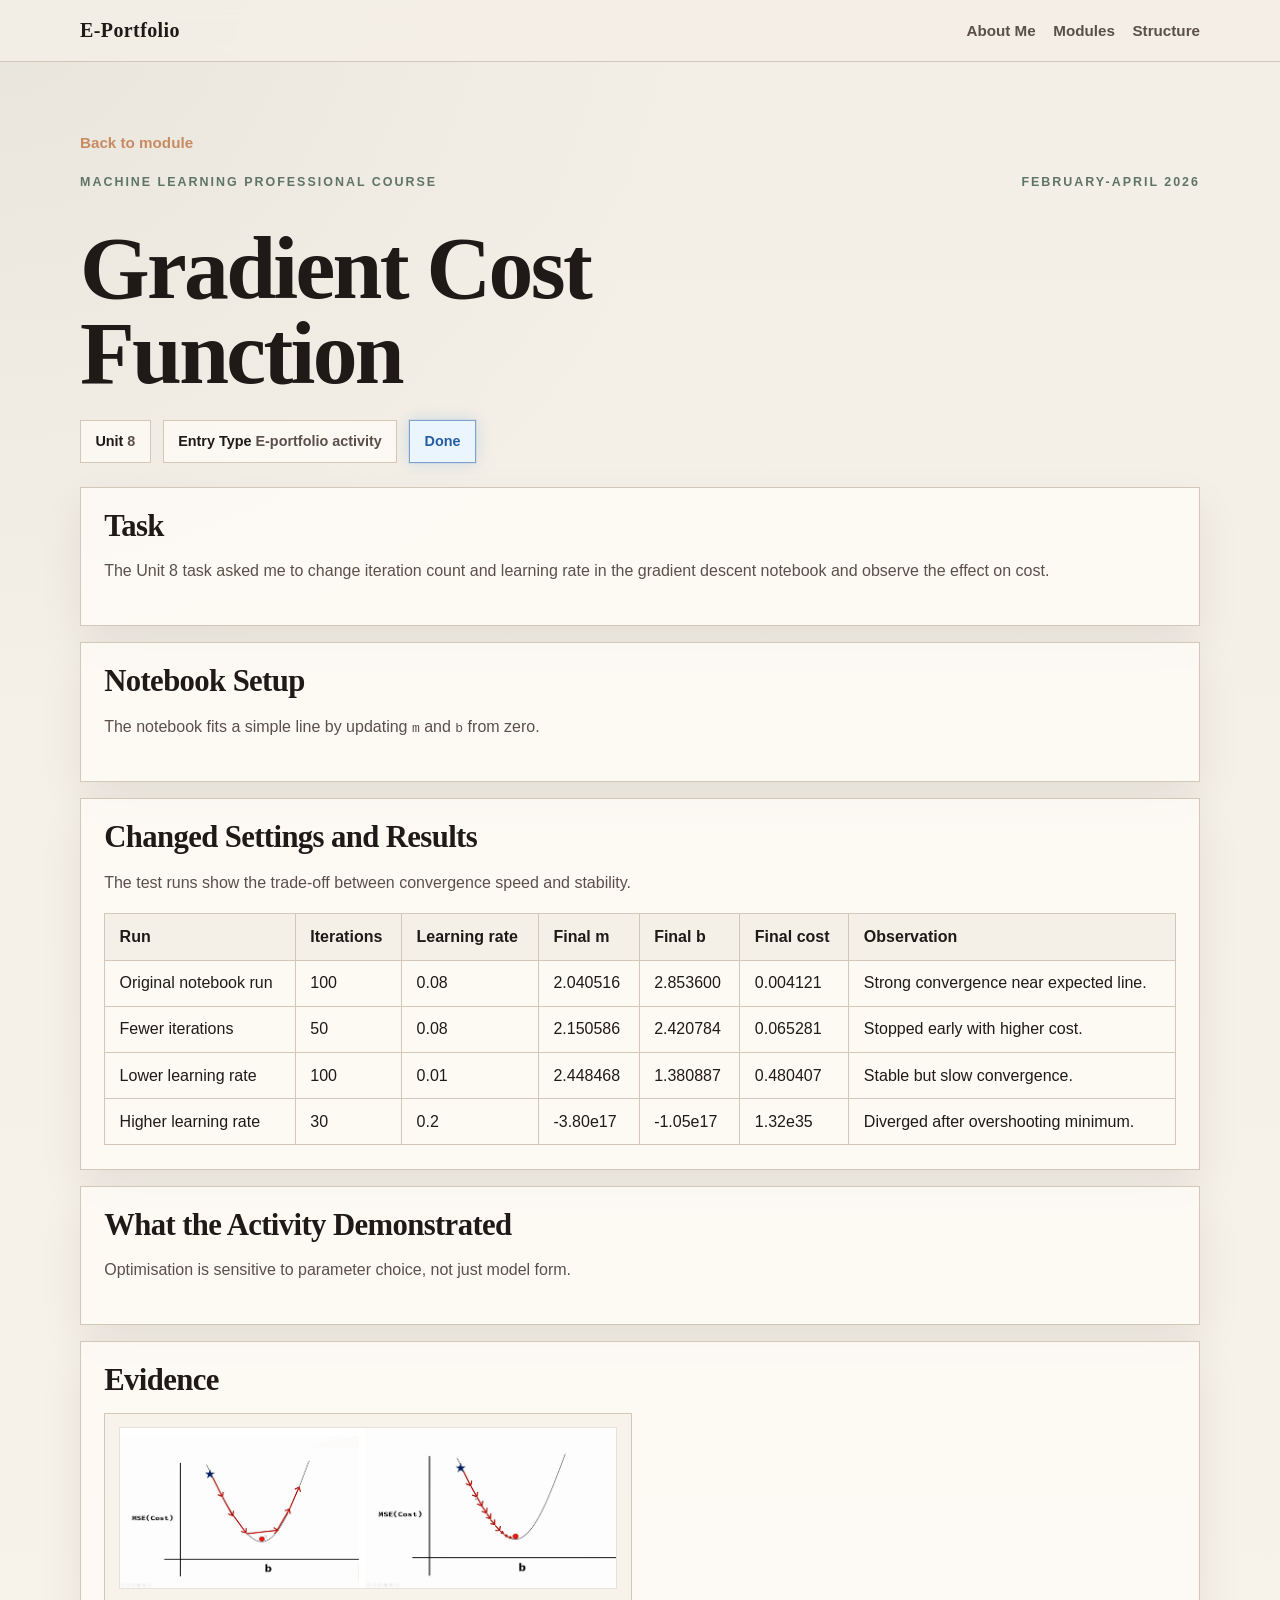
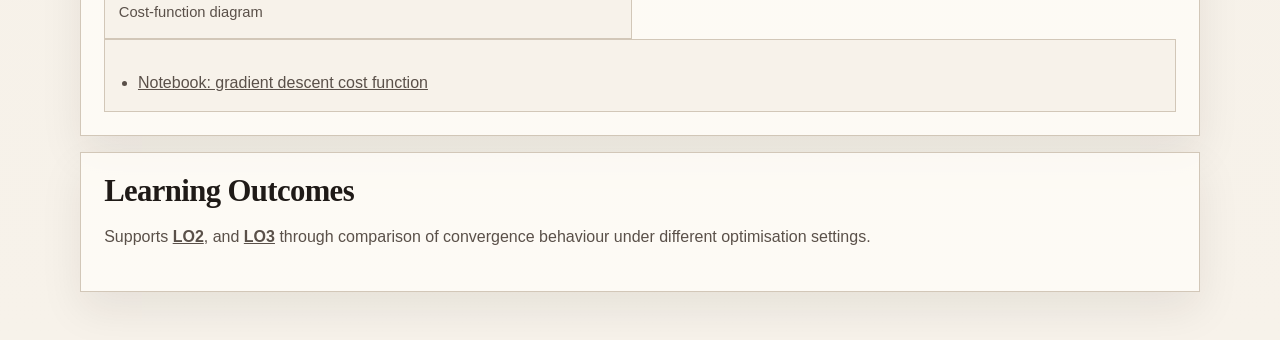
<file: professional-courses/machine-learning-professional-course/machine-learning/entries/07-gradient-cost-function/index.html>
<!doctype html>
<html lang="en">
  <head>
    <meta charset="utf-8">
    <meta name="viewport" content="width=device-width, initial-scale=1">
    <title>Gradient Cost Function | Machine Learning</title>
    <link rel="stylesheet" href="../../../../../styles.css">
    <script src="../../../../../script.js" defer></script>
  </head>
  <body>
    <header class="site-header">
      <div class="shell header-row">
        <a class="brand" href="../../../../../index.html">E-Portfolio</a>
        <span class="header-context">Gradient Cost Function</span>
        <div class="header-actions">
          <button
            class="nav-toggle"
            type="button"
            aria-expanded="false"
            aria-controls="site-nav"
            aria-label="Open navigation menu"
          >
            <span></span>
            <span></span>
            <span></span>
          </button>
          <nav id="site-nav" class="site-nav" aria-label="Primary">
            <a href="../../../../../index.html#about-me">About Me</a>
            <a href="../../../../../index.html#modules">Modules</a>
            <a href="../../../../../index.html#structure">Structure</a>
          </nav>
        </div>
      </div>
    </header>

    <main class="entry-main">
      <section class="module-stage">
        <div class="shell entry-shell">
          <a class="back-link reveal" href="../../../../../machine-learning/index.html">Back to module</a>

          <div class="course-meta reveal reveal-delay-1">
            <p class="eyebrow">Machine Learning Professional Course</p>
            <p class="timeframe">February-April 2026</p>
          </div>

          <h1 class="hero-title reveal reveal-delay-2">Gradient Cost Function</h1>

          <div class="entry-meta-strip reveal reveal-delay-3">
            <div class="meta-pill"><strong>Unit</strong> 8</div>
            <div class="meta-pill"><strong>Entry Type</strong> E-portfolio activity</div>
            <p class="meta-pill status-chip status-chip-done reveal reveal-delay-1">Done</p>
          </div>

          <div class="entry-body">
            <section class="entry-block reveal reveal-delay-1">
              <h2>Task</h2>
              <p>
                The Unit 8 task asked me to change iteration count and learning rate in the
                gradient descent notebook and observe the effect on cost.
              </p>
            </section>

            <section class="entry-block reveal">
              <h2>Notebook Setup</h2>
              <p>
                The notebook fits a simple line by updating <code>m</code> and <code>b</code> from
                zero.
              </p>
            </section>

            <section class="entry-block reveal reveal-delay-1">
              <h2>Changed Settings and Results</h2>
              <p>
                The test runs show the trade-off between convergence speed and stability.
              </p>
              <div class="data-table-wrap">
                <table class="data-table">
                  <thead>
                    <tr>
                      <th>Run</th>
                      <th>Iterations</th>
                      <th>Learning rate</th>
                      <th>Final m</th>
                      <th>Final b</th>
                      <th>Final cost</th>
                      <th>Observation</th>
                    </tr>
                  </thead>
                  <tbody>
                    <tr>
                      <td>Original notebook run</td>
                      <td>100</td>
                      <td>0.08</td>
                      <td>2.040516</td>
                      <td>2.853600</td>
                      <td>0.004121</td>
                      <td>Strong convergence near expected line.</td>
                    </tr>
                    <tr>
                      <td>Fewer iterations</td>
                      <td>50</td>
                      <td>0.08</td>
                      <td>2.150586</td>
                      <td>2.420784</td>
                      <td>0.065281</td>
                      <td>Stopped early with higher cost.</td>
                    </tr>
                    <tr>
                      <td>Lower learning rate</td>
                      <td>100</td>
                      <td>0.01</td>
                      <td>2.448468</td>
                      <td>1.380887</td>
                      <td>0.480407</td>
                      <td>Stable but slow convergence.</td>
                    </tr>
                    <tr>
                      <td>Higher learning rate</td>
                      <td>30</td>
                      <td>0.2</td>
                      <td>-3.80e17</td>
                      <td>-1.05e17</td>
                      <td>1.32e35</td>
                      <td>Diverged after overshooting minimum.</td>
                    </tr>
                  </tbody>
                </table>
              </div>
            </section>

            <section class="entry-block reveal">
              <h2>What the Activity Demonstrated</h2>
              <p>
                Optimisation is sensitive to parameter choice, not just model form.
              </p>
            </section>

            <section class="entry-block reveal reveal-delay-1">
              <h2>Evidence</h2>
              <div class="evidence-grid">
                <figure class="evidence-card">
                  <img
                    src="../../../../../assets/images/machine-learning/entry-07-gradient-cost-function/cost-function-diagram.png"
                    alt="Cost-function diagram included in the Unit 8 gradient descent notebook."
                    loading="lazy"
                  >
                  <figcaption>Cost-function diagram</figcaption>
                </figure>
              </div>
              <div class="evidence-card">
                <ul>
                  <li>
                    <a download href="../../../../../assets/documents/machine-learning/entry-07-gradient-cost-function/Unit08%20Ex4%20gradient_descent_cost_function.ipynb">
                      Notebook: gradient descent cost function
                    </a>
                  </li>
                </ul>
              </div>
            </section>

            <section class="entry-block reveal">
              <h2>Learning Outcomes</h2>
              <p>
                Supports
                <a href="../../../../../machine-learning/index.html#lo2"><strong>LO2</strong></a>,
                and
                <a href="../../../../../machine-learning/index.html#lo3"><strong>LO3</strong></a>
                through comparison of convergence behaviour under different optimisation settings.
              </p>
            </section>
          </div>
        </div>
      </section>
    </main>
  </body>
</html>
</file>
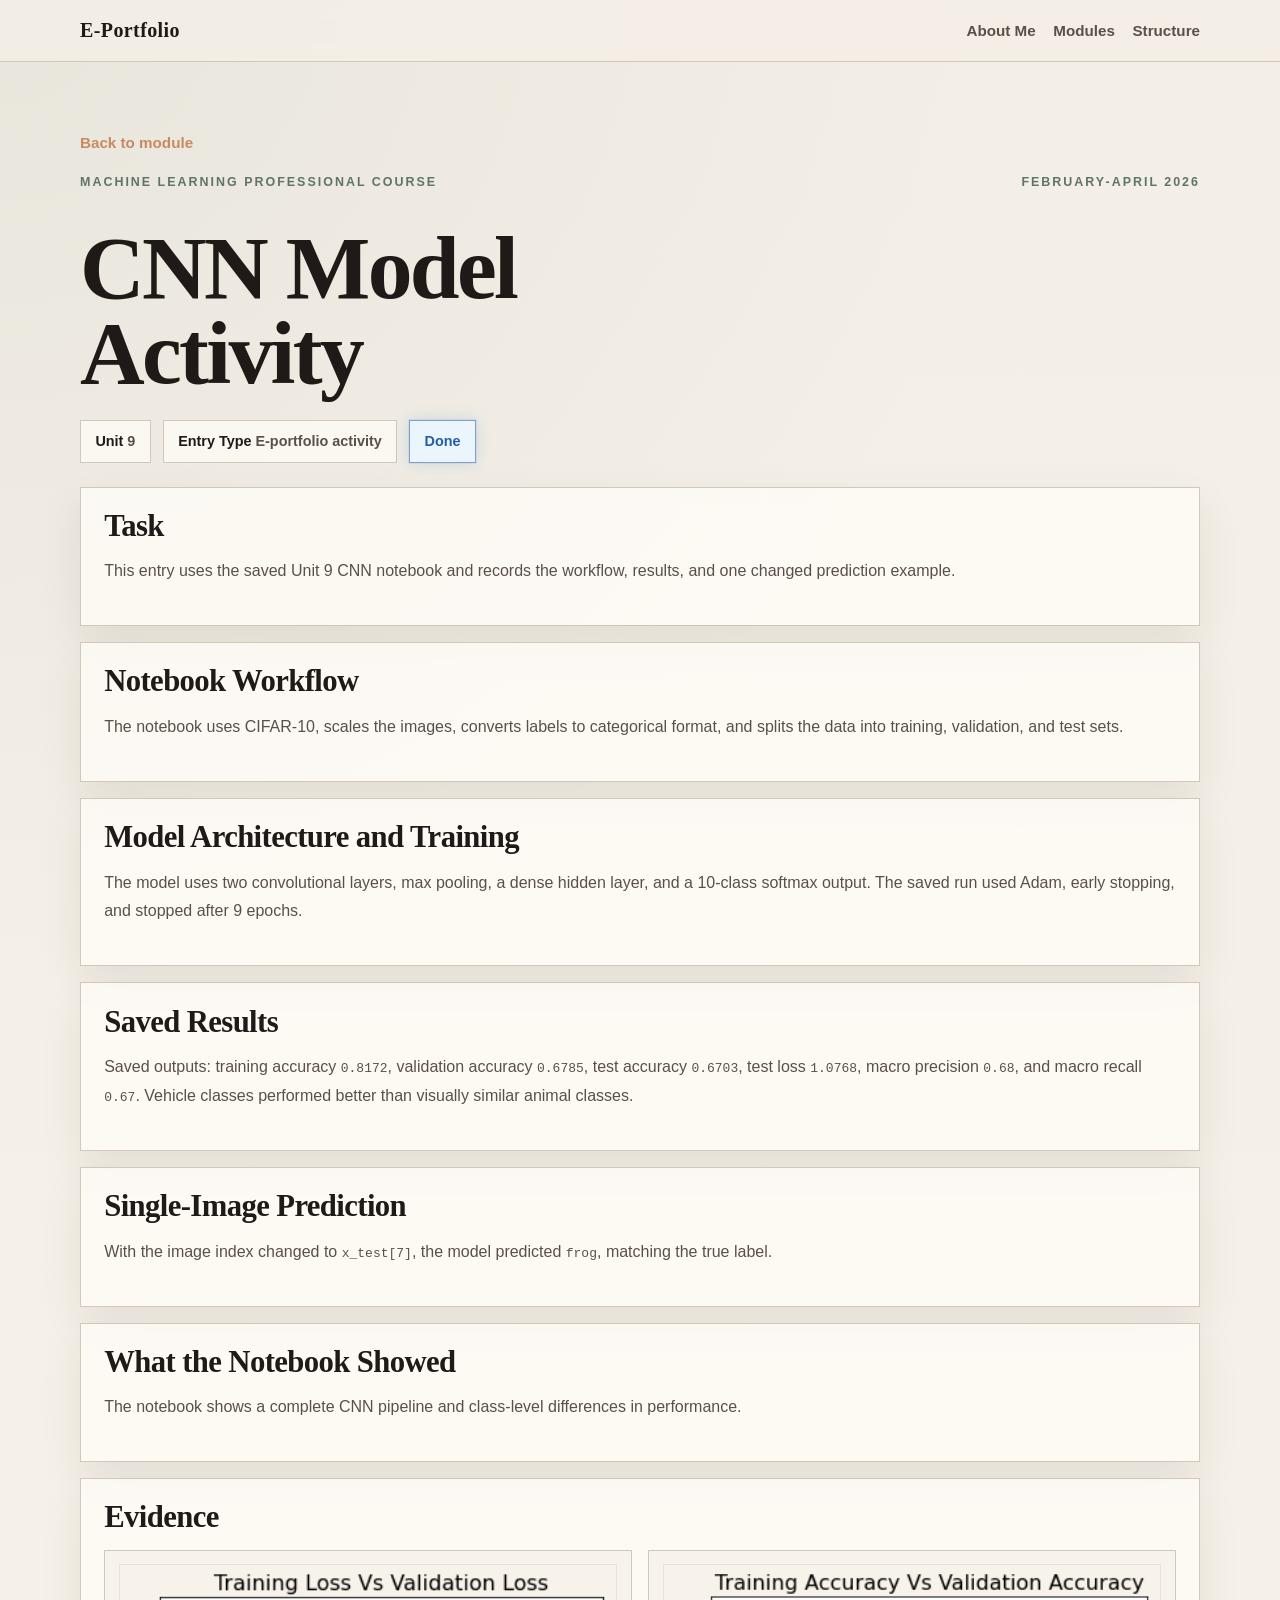
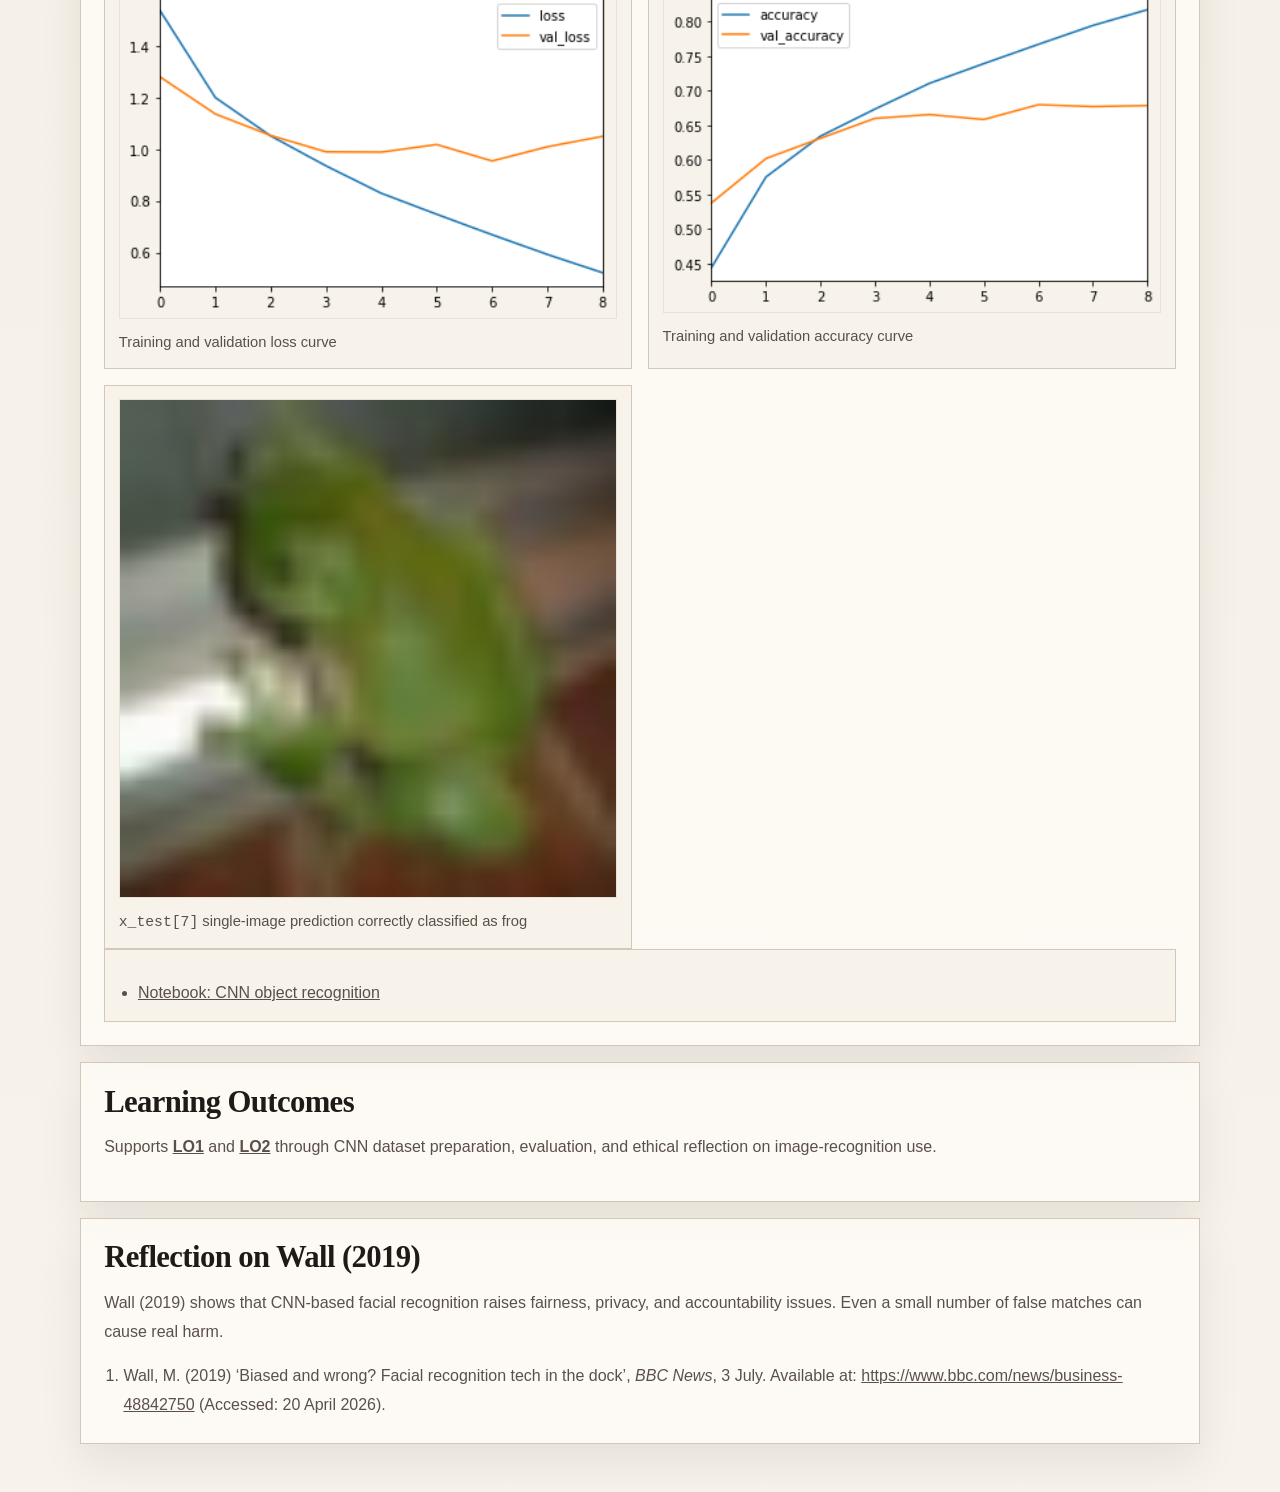
<file: professional-courses/machine-learning-professional-course/machine-learning/entries/08-cnn-model-activity/index.html>
<!doctype html>
<html lang="en">
  <head>
    <meta charset="utf-8">
    <meta name="viewport" content="width=device-width, initial-scale=1">
    <title>CNN Model Activity | Machine Learning</title>
    <link rel="stylesheet" href="../../../../../styles.css">
    <script src="../../../../../script.js" defer></script>
  </head>
  <body>
    <header class="site-header">
      <div class="shell header-row">
        <a class="brand" href="../../../../../index.html">E-Portfolio</a>
        <span class="header-context">CNN Model Activity</span>
        <div class="header-actions">
          <button
            class="nav-toggle"
            type="button"
            aria-expanded="false"
            aria-controls="site-nav"
            aria-label="Open navigation menu"
          >
            <span></span>
            <span></span>
            <span></span>
          </button>
          <nav id="site-nav" class="site-nav" aria-label="Primary">
            <a href="../../../../../index.html#about-me">About Me</a>
            <a href="../../../../../index.html#modules">Modules</a>
            <a href="../../../../../index.html#structure">Structure</a>
          </nav>
        </div>
      </div>
    </header>

    <main class="entry-main">
      <section class="module-stage">
        <div class="shell entry-shell">
          <a class="back-link reveal" href="../../../../../machine-learning/index.html">Back to module</a>

          <div class="course-meta reveal reveal-delay-1">
            <p class="eyebrow">Machine Learning Professional Course</p>
            <p class="timeframe">February-April 2026</p>
          </div>

          <h1 class="hero-title reveal reveal-delay-2">CNN Model Activity</h1>

          <div class="entry-meta-strip reveal reveal-delay-3">
            <div class="meta-pill"><strong>Unit</strong> 9</div>
            <div class="meta-pill"><strong>Entry Type</strong> E-portfolio activity</div>
            <p class="meta-pill status-chip status-chip-done reveal reveal-delay-1">Done</p>
          </div>

          <div class="entry-body">
            <section class="entry-block reveal reveal-delay-1">
              <h2>Task</h2>
              <p>
                This entry uses the saved Unit 9 CNN notebook and records the workflow, results,
                and one changed prediction example.
              </p>
            </section>

            <section class="entry-block reveal">
              <h2>Notebook Workflow</h2>
              <p>
                The notebook uses CIFAR-10, scales the images, converts labels to categorical
                format, and splits the data into training, validation, and test sets.
              </p>
            </section>

            <section class="entry-block reveal reveal-delay-1">
              <h2>Model Architecture and Training</h2>
              <p>
                The model uses two convolutional layers, max pooling, a dense hidden layer, and a
                10-class softmax output. The saved run used Adam, early stopping, and stopped after
                9 epochs.
              </p>
            </section>

            <section class="entry-block reveal">
              <h2>Saved Results</h2>
              <p>
                Saved outputs: training accuracy <code>0.8172</code>, validation accuracy
                <code>0.6785</code>, test accuracy <code>0.6703</code>, test loss
                <code>1.0768</code>, macro precision <code>0.68</code>, and macro recall
                <code>0.67</code>. Vehicle classes performed better than visually similar animal
                classes.
              </p>
            </section>

            <section class="entry-block reveal reveal-delay-1">
              <h2>Single-Image Prediction</h2>
              <p>
                With the image index changed to <code>x_test[7]</code>, the model predicted
                <code>frog</code>, matching the true label.
              </p>
            </section>

            <section class="entry-block reveal">
              <h2>What the Notebook Showed</h2>
              <p>
                The notebook shows a complete CNN pipeline and class-level differences in
                performance.
              </p>
            </section>

            <section class="entry-block reveal reveal-delay-1">
              <h2>Evidence</h2>
              <div class="evidence-grid">
                <figure class="evidence-card">
                  <img
                    src="../../../../../assets/images/machine-learning/entry-08-cnn-model-activity/training-loss-vs-validation-loss.png"
                    alt="Training loss versus validation loss curve from the Unit 9 CNN notebook"
                  >
                  <figcaption>Training and validation loss curve</figcaption>
                </figure>
                <figure class="evidence-card">
                  <img
                    src="../../../../../assets/images/machine-learning/entry-08-cnn-model-activity/training-accuracy-vs-validation-accuracy.png"
                    alt="Training accuracy versus validation accuracy curve from the Unit 9 CNN notebook"
                  >
                  <figcaption>Training and validation accuracy curve</figcaption>
                </figure>
                <figure class="evidence-card">
                  <img
                    src="../../../../../assets/images/machine-learning/entry-08-cnn-model-activity/single-image-prediction-example-x-test-7.png"
                    alt="Single-image prediction example using x test index 7"
                  >
                  <figcaption><code>x_test[7]</code> single-image prediction correctly classified as frog</figcaption>
                </figure>
              </div>
              <div class="evidence-card">
                <ul>
                  <li>
                    <a download href="../../../../../assets/documents/machine-learning/entry-08-cnn-model-activity/Unit09%20Ex1%20Convolutional%20Neural%20Networks%20%28CNN%29%20-%20Object%20Recognition.ipynb">
                      Notebook: CNN object recognition
                    </a>
                  </li>
                </ul>
              </div>
            </section>

            <section class="entry-block reveal">
              <h2>Learning Outcomes</h2>
              <p>
                Supports
                <a href="../../../../../machine-learning/index.html#lo1"><strong>LO1</strong></a>
                and
                <a href="../../../../../machine-learning/index.html#lo2"><strong>LO2</strong></a>
                through CNN dataset preparation, evaluation, and ethical reflection on
                image-recognition use.
              </p>
            </section>

            <section class="entry-block reveal reveal-delay-1">
              <h2>Reflection on Wall (2019)</h2>
              <p>
                Wall (2019) shows that CNN-based facial recognition raises fairness, privacy, and
                accountability issues. Even a small number of false matches can cause real harm.
              </p>
              <ol class="reference-list">
                <li>
                  Wall, M. (2019) ‘Biased and wrong? Facial recognition tech in the dock’,
                  <em>BBC News</em>, 3 July. Available at:
                  <a href="https://www.bbc.com/news/business-48842750">https://www.bbc.com/news/business-48842750</a>
                  (Accessed: 20 April 2026).
                </li>
              </ol>
            </section>
          </div>
        </div>
      </section>
    </main>
  </body>
</html>
</file>
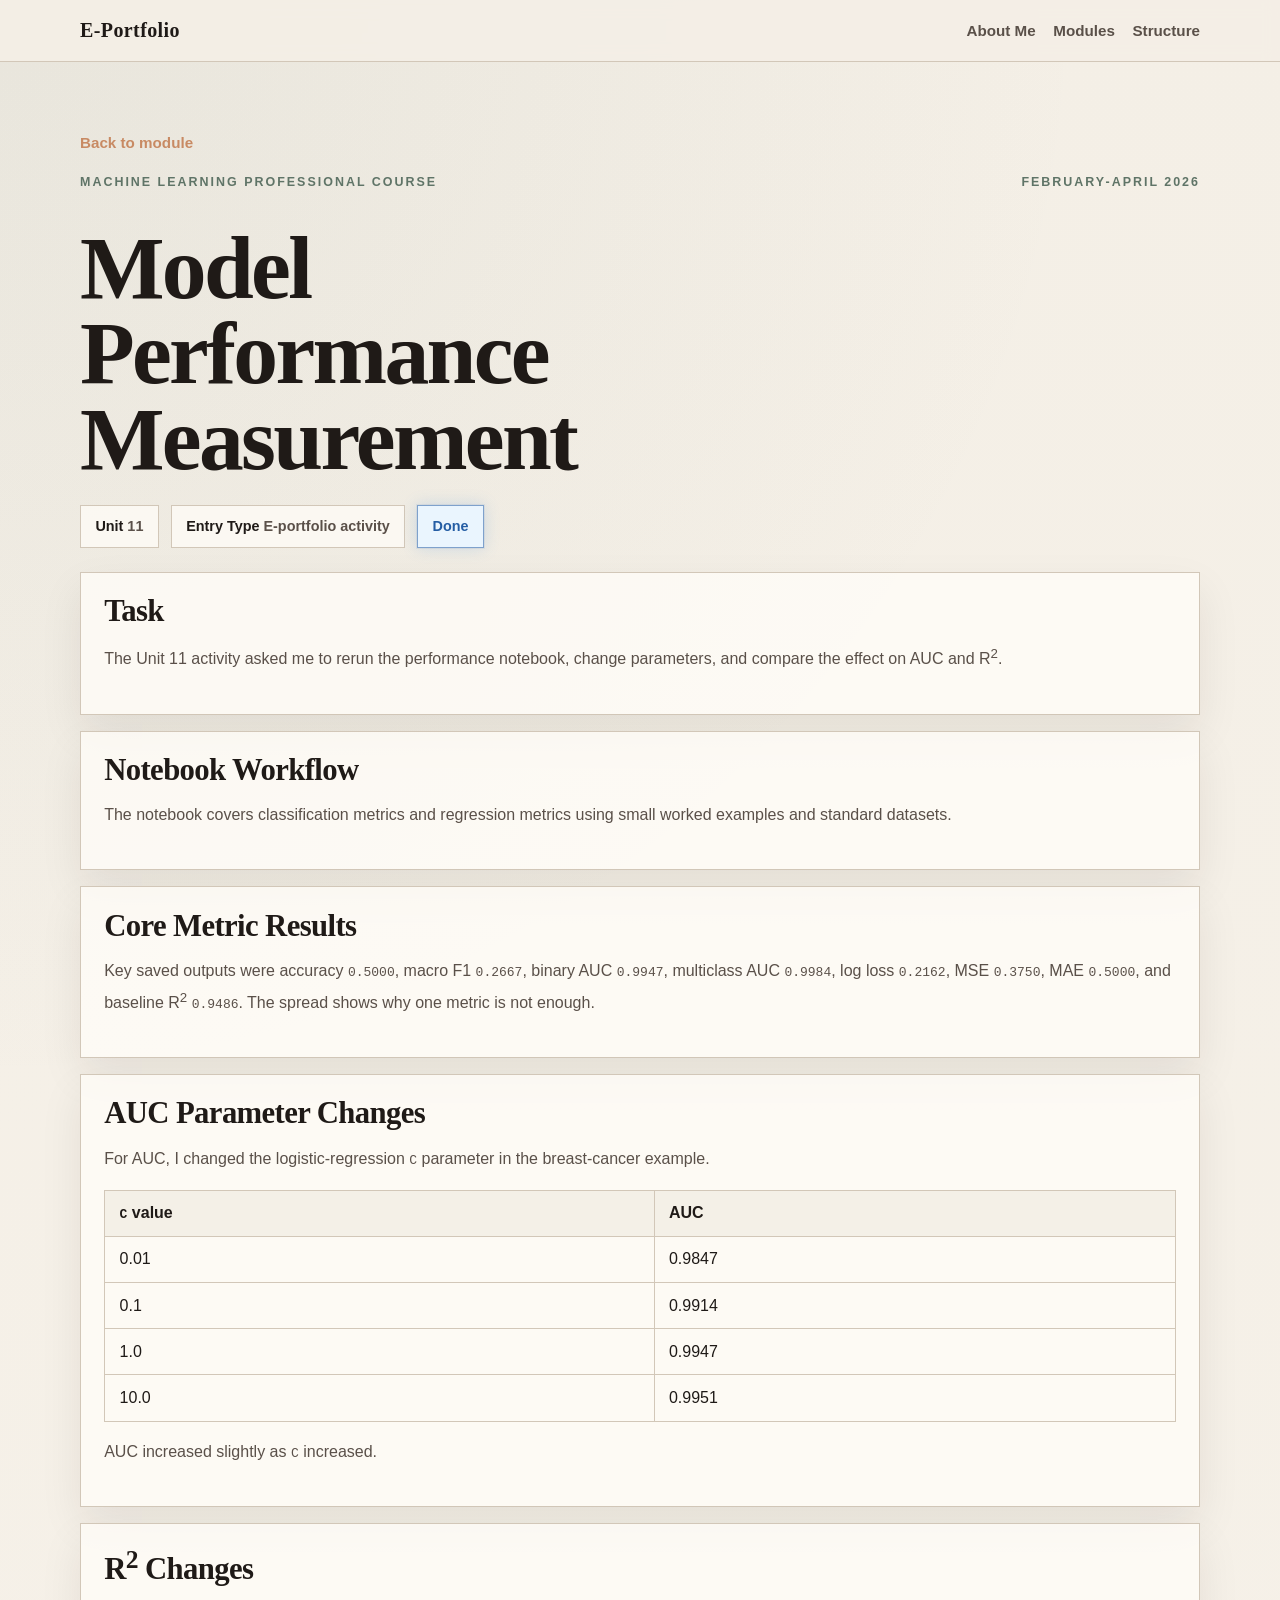
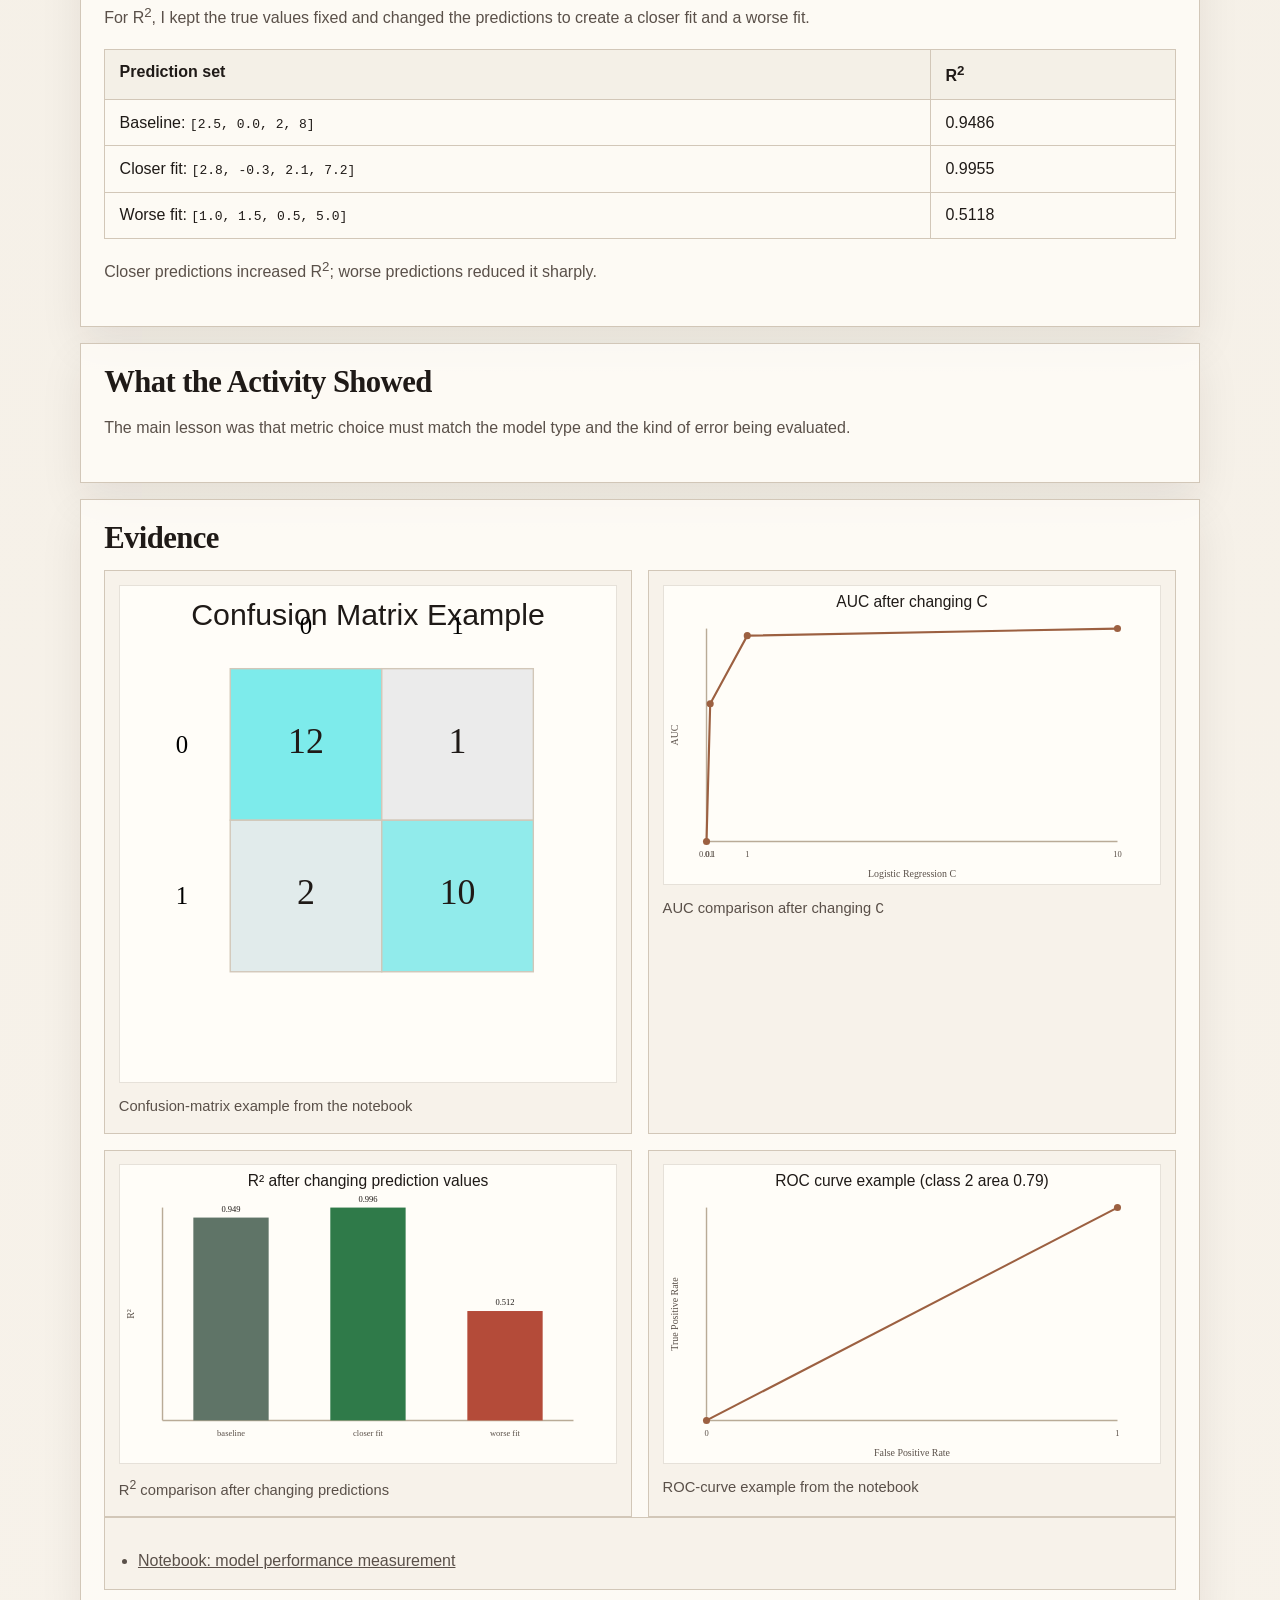
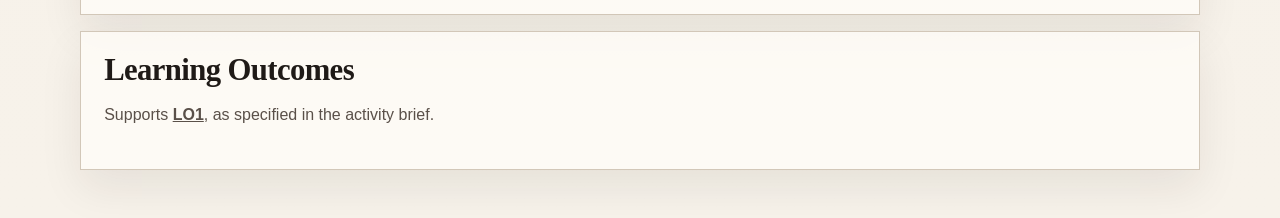
<file: professional-courses/machine-learning-professional-course/machine-learning/entries/09-model-performance-measurement/index.html>
<!doctype html>
<html lang="en">
  <head>
    <meta charset="utf-8">
    <meta name="viewport" content="width=device-width, initial-scale=1">
    <title>Model Performance Measurement | Machine Learning</title>
    <link rel="stylesheet" href="../../../../../styles.css">
    <script src="../../../../../script.js" defer></script>
  </head>
  <body>
    <header class="site-header">
      <div class="shell header-row">
        <a class="brand" href="../../../../../index.html">E-Portfolio</a>
        <span class="header-context">Model Performance Measurement</span>
        <div class="header-actions">
          <button
            class="nav-toggle"
            type="button"
            aria-expanded="false"
            aria-controls="site-nav"
            aria-label="Open navigation menu"
          >
            <span></span>
            <span></span>
            <span></span>
          </button>
          <nav id="site-nav" class="site-nav" aria-label="Primary">
            <a href="../../../../../index.html#about-me">About Me</a>
            <a href="../../../../../index.html#modules">Modules</a>
            <a href="../../../../../index.html#structure">Structure</a>
          </nav>
        </div>
      </div>
    </header>

    <main class="entry-main">
      <section class="module-stage">
        <div class="shell entry-shell">
          <a class="back-link reveal" href="../../../../../machine-learning/index.html">Back to module</a>

          <div class="course-meta reveal reveal-delay-1">
            <p class="eyebrow">Machine Learning Professional Course</p>
            <p class="timeframe">February-April 2026</p>
          </div>

          <h1 class="hero-title reveal reveal-delay-2">Model Performance Measurement</h1>

          <div class="entry-meta-strip reveal reveal-delay-3">
            <div class="meta-pill"><strong>Unit</strong> 11</div>
            <div class="meta-pill"><strong>Entry Type</strong> E-portfolio activity</div>
            <p class="meta-pill status-chip status-chip-done reveal reveal-delay-1">Done</p>
          </div>

          <div class="entry-body">
            <section class="entry-block reveal reveal-delay-1">
              <h2>Task</h2>
              <p>
                The Unit 11 activity asked me to rerun the performance notebook, change
                parameters, and compare the effect on AUC and R<sup>2</sup>.
              </p>
            </section>

            <section class="entry-block reveal">
              <h2>Notebook Workflow</h2>
              <p>
                The notebook covers classification metrics and regression metrics using small
                worked examples and standard datasets.
              </p>
            </section>

            <section class="entry-block reveal reveal-delay-1">
              <h2>Core Metric Results</h2>
              <p>
                Key saved outputs were accuracy <code>0.5000</code>, macro F1
                <code>0.2667</code>, binary AUC <code>0.9947</code>, multiclass AUC
                <code>0.9984</code>, log loss <code>0.2162</code>, MSE <code>0.3750</code>, MAE
                <code>0.5000</code>, and baseline R<sup>2</sup> <code>0.9486</code>. The spread
                shows why one metric is not enough.
              </p>
            </section>

            <section class="entry-block reveal">
              <h2>AUC Parameter Changes</h2>
              <p>
                For AUC, I changed the logistic-regression <code>C</code> parameter in the
                breast-cancer example.
              </p>
              <div class="data-table-wrap">
                <table class="data-table">
                  <thead>
                    <tr>
                      <th><code>C</code> value</th>
                      <th>AUC</th>
                    </tr>
                  </thead>
                  <tbody>
                    <tr>
                      <td>0.01</td>
                      <td>0.9847</td>
                    </tr>
                    <tr>
                      <td>0.1</td>
                      <td>0.9914</td>
                    </tr>
                    <tr>
                      <td>1.0</td>
                      <td>0.9947</td>
                    </tr>
                    <tr>
                      <td>10.0</td>
                      <td>0.9951</td>
                    </tr>
                  </tbody>
                </table>
              </div>
              <p>
                AUC increased slightly as <code>C</code> increased.
              </p>
            </section>

            <section class="entry-block reveal reveal-delay-1">
              <h2>R<sup>2</sup> Changes</h2>
              <p>
                For R<sup>2</sup>, I kept the true values fixed and changed the predictions to
                create a closer fit and a worse fit.
              </p>
              <div class="data-table-wrap">
                <table class="data-table">
                  <thead>
                    <tr>
                      <th>Prediction set</th>
                      <th>R<sup>2</sup></th>
                    </tr>
                  </thead>
                  <tbody>
                    <tr>
                      <td>Baseline: <code>[2.5, 0.0, 2, 8]</code></td>
                      <td>0.9486</td>
                    </tr>
                    <tr>
                      <td>Closer fit: <code>[2.8, -0.3, 2.1, 7.2]</code></td>
                      <td>0.9955</td>
                    </tr>
                    <tr>
                      <td>Worse fit: <code>[1.0, 1.5, 0.5, 5.0]</code></td>
                      <td>0.5118</td>
                    </tr>
                  </tbody>
                </table>
              </div>
              <p>
                Closer predictions increased R<sup>2</sup>; worse predictions reduced it sharply.
              </p>
            </section>

            <section class="entry-block reveal">
              <h2>What the Activity Showed</h2>
              <p>
                The main lesson was that metric choice must match the model type and the kind of
                error being evaluated.
              </p>
            </section>

            <section class="entry-block reveal reveal-delay-1">
              <h2>Evidence</h2>
              <div class="evidence-grid">
                <figure class="evidence-card">
                  <img
                    src="../../../../../assets/images/machine-learning/entry-09-model-performance-measurement/confusion-matrix-example.svg"
                    alt="Confusion matrix example from the Unit 11 performance measurement activity"
                  >
                  <figcaption>Confusion-matrix example from the notebook</figcaption>
                </figure>
                <figure class="evidence-card">
                  <img
                    src="../../../../../assets/images/machine-learning/entry-09-model-performance-measurement/auc-parameter-comparison.svg"
                    alt="AUC comparison after changing logistic regression C values"
                  >
                  <figcaption>AUC comparison after changing <code>C</code></figcaption>
                </figure>
                <figure class="evidence-card">
                  <img
                    src="../../../../../assets/images/machine-learning/entry-09-model-performance-measurement/r2-parameter-comparison.svg"
                    alt="R squared comparison after changing prediction values"
                  >
                  <figcaption>R<sup>2</sup> comparison after changing predictions</figcaption>
                </figure>
                <figure class="evidence-card">
                  <img
                    src="../../../../../assets/images/machine-learning/entry-09-model-performance-measurement/roc-curve-example.svg"
                    alt="ROC curve example from the Unit 11 notebook workflow"
                  >
                  <figcaption>ROC-curve example from the notebook</figcaption>
                </figure>
              </div>
              <div class="evidence-card">
                <ul>
                  <li>
                    <a download href="../../../../../assets/documents/machine-learning/entry-09-model-performance-measurement/Unit11_model_Performance_Measurement.ipynb">
                      Notebook: model performance measurement
                    </a>
                  </li>
                </ul>
              </div>
            </section>

            <section class="entry-block reveal">
              <h2>Learning Outcomes</h2>
              <p>
                Supports
                <a href="../../../../../machine-learning/index.html#lo1"><strong>LO1</strong></a>,
                as specified in the activity brief.
              </p>
            </section>
          </div>
        </div>
      </section>
    </main>
  </body>
</html>
</file>
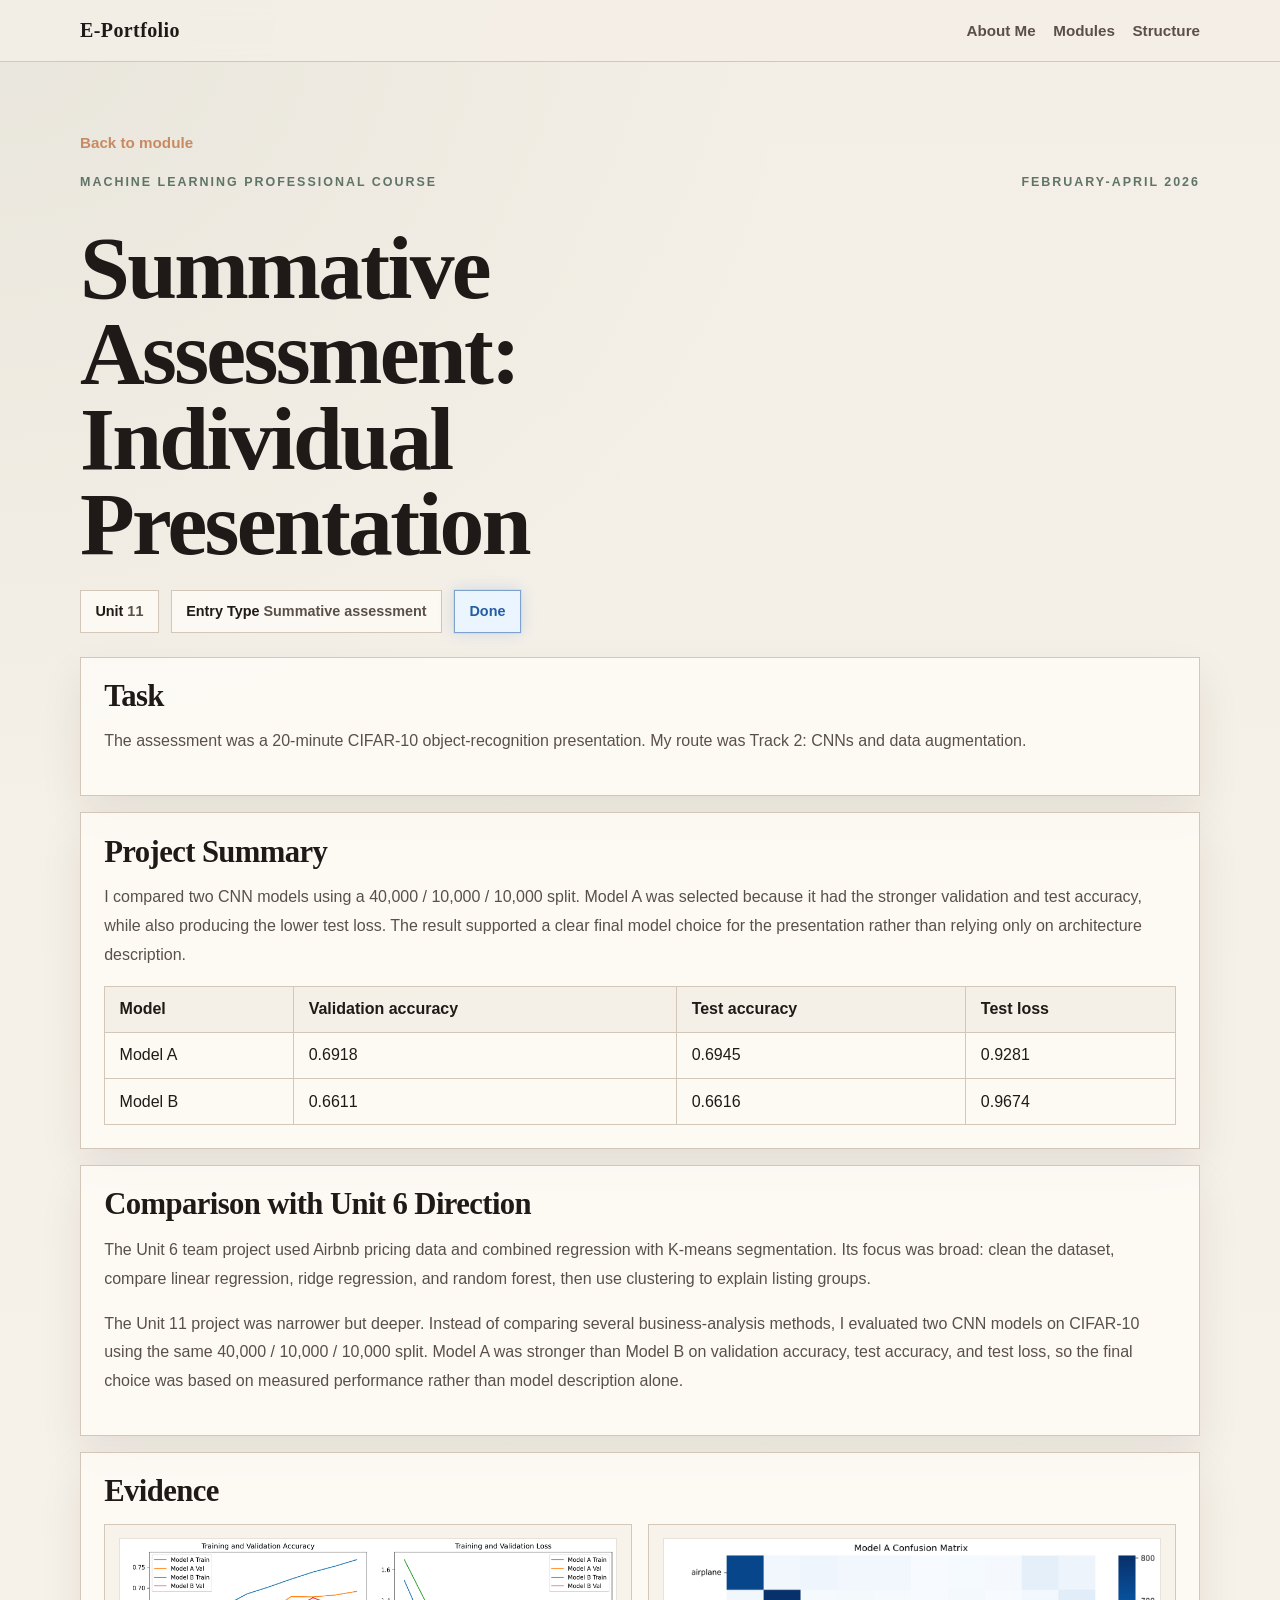
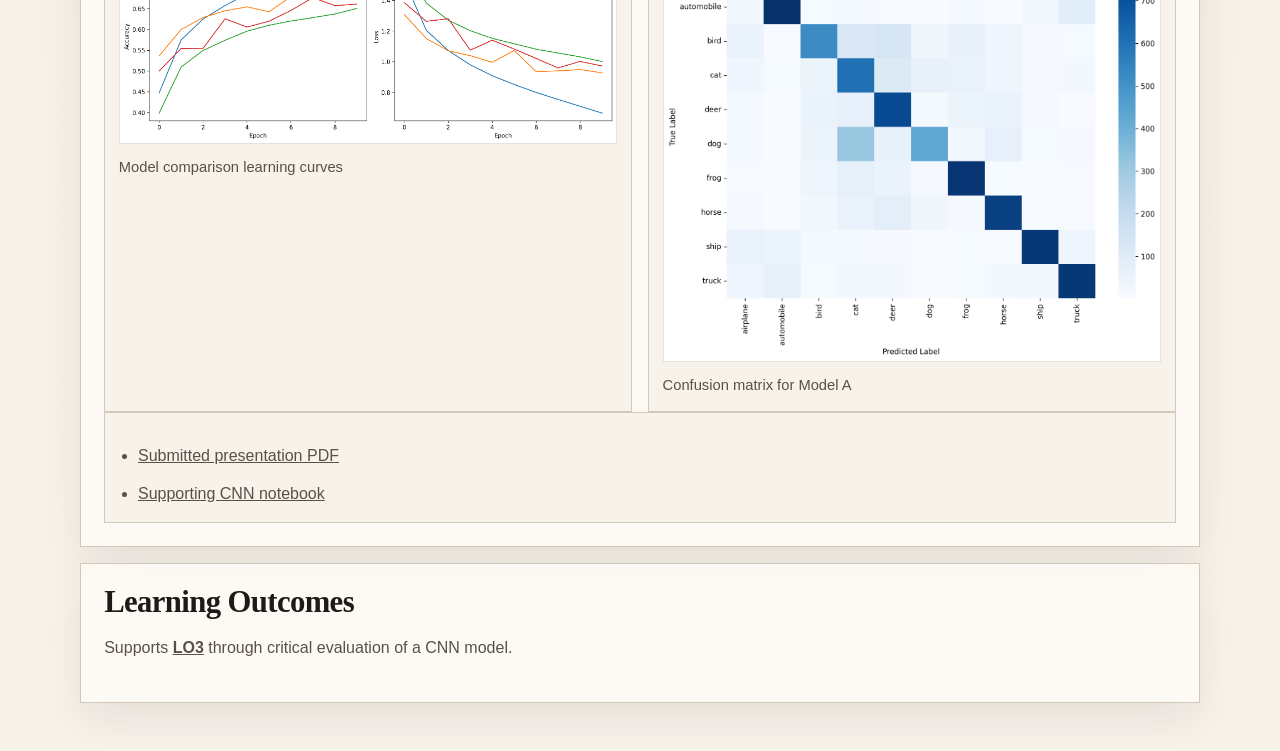
<file: professional-courses/machine-learning-professional-course/machine-learning/entries/10-summative-assessment-individual-presentation/index.html>
<!doctype html>
<html lang="en">
  <head>
    <meta charset="utf-8">
    <meta name="viewport" content="width=device-width, initial-scale=1">
    <title>Summative Assessment: Individual Presentation | Machine Learning</title>
    <link rel="stylesheet" href="../../../../../styles.css">
    <script src="../../../../../script.js" defer></script>
  </head>
  <body>
    <header class="site-header">
      <div class="shell header-row">
        <a class="brand" href="../../../../../index.html">E-Portfolio</a>
        <span class="header-context">Summative Assessment: Individual Presentation</span>
        <div class="header-actions">
          <button
            class="nav-toggle"
            type="button"
            aria-expanded="false"
            aria-controls="site-nav"
            aria-label="Open navigation menu"
          >
            <span></span>
            <span></span>
            <span></span>
          </button>
          <nav id="site-nav" class="site-nav" aria-label="Primary">
            <a href="../../../../../index.html#about-me">About Me</a>
            <a href="../../../../../index.html#modules">Modules</a>
            <a href="../../../../../index.html#structure">Structure</a>
          </nav>
        </div>
      </div>
    </header>

    <main class="entry-main">
      <section class="module-stage">
        <div class="shell entry-shell">
          <a class="back-link reveal" href="../../../../../machine-learning/index.html">Back to module</a>

          <div class="course-meta reveal reveal-delay-1">
            <p class="eyebrow">Machine Learning Professional Course</p>
            <p class="timeframe">February-April 2026</p>
          </div>

          <h1 class="hero-title reveal reveal-delay-2">Summative Assessment:<br>Individual Presentation</h1>

          <div class="entry-meta-strip reveal reveal-delay-3">
            <div class="meta-pill"><strong>Unit</strong> 11</div>
            <div class="meta-pill"><strong>Entry Type</strong> Summative assessment</div>
            <p class="meta-pill status-chip status-chip-done reveal reveal-delay-1">Done</p>
          </div>

          <div class="entry-body">
            <section class="entry-block reveal">
              <h2>Task</h2>
              <p>
                The assessment was a 20-minute CIFAR-10 object-recognition presentation. My route
                was Track 2: CNNs and data augmentation.
              </p>
            </section>

            <section class="entry-block reveal reveal-delay-1">
              <h2>Project Summary</h2>
              <p>
                I compared two CNN models using a 40,000 / 10,000 / 10,000 split. Model A was
                selected because it had the stronger validation and test accuracy, while also
                producing the lower test loss. The result supported a clear final model choice
                for the presentation rather than relying only on architecture description.
              </p>
              <div class="data-table-wrap">
                <table class="data-table">
                  <thead>
                    <tr>
                      <th>Model</th>
                      <th>Validation accuracy</th>
                      <th>Test accuracy</th>
                      <th>Test loss</th>
                    </tr>
                  </thead>
                  <tbody>
                    <tr>
                      <td>Model A</td>
                      <td>0.6918</td>
                      <td>0.6945</td>
                      <td>0.9281</td>
                    </tr>
                    <tr>
                      <td>Model B</td>
                      <td>0.6611</td>
                      <td>0.6616</td>
                      <td>0.9674</td>
                    </tr>
                  </tbody>
                </table>
              </div>
            </section>

            <section class="entry-block reveal">
              <h2>Comparison with Unit 6 Direction</h2>
              <p>
                The Unit 6 team project used Airbnb pricing data and combined regression with
                K-means segmentation. Its focus was broad: clean the dataset, compare linear
                regression, ridge regression, and random forest, then use clustering to explain
                listing groups.
              </p>
              <p>
                The Unit 11 project was narrower but deeper. Instead of comparing several
                business-analysis methods, I evaluated two CNN models on CIFAR-10 using the same
                40,000 / 10,000 / 10,000 split. Model A was stronger than Model B on validation
                accuracy, test accuracy, and test loss, so the final choice was based on measured
                performance rather than model description alone.
              </p>
            </section>

            <section class="entry-block reveal reveal-delay-1">
              <h2>Evidence</h2>
              <div class="evidence-grid">
                <figure class="evidence-card">
                  <img
                    src="../../../../../assets/images/machine-learning/entry-10-individual-presentation/model-comparison-learning-curves.png"
                    alt="Learning curves comparing the CNN models used in the individual presentation."
                    loading="lazy"
                  >
                  <figcaption>Model comparison learning curves</figcaption>
                </figure>

                <figure class="evidence-card">
                  <img
                    src="../../../../../assets/images/machine-learning/entry-10-individual-presentation/model-a-confusion-matrix.png"
                    alt="Confusion matrix for the selected CNN model."
                    loading="lazy"
                  >
                  <figcaption>Confusion matrix for Model A</figcaption>
                </figure>
              </div>

              <div class="evidence-card">
                <ul>
                  <li>
                    <a href="../../../../../assets/documents/machine-learning/entry-10-individual-presentation/cnn-presentation.pdf">
                      Submitted presentation PDF
                    </a>
                  </li>
                  <li>
                    <a href="../../../../../assets/documents/machine-learning/entry-10-individual-presentation/cifar10-baseline.ipynb">
                      Supporting CNN notebook
                    </a>
                  </li>
                </ul>
              </div>
            </section>

            <section class="entry-block reveal">
              <h2>Learning Outcomes</h2>
              <p>
                Supports
                <a href="../../../../../machine-learning/index.html#lo3"><strong>LO3</strong></a>
                through critical evaluation of a CNN model.
              </p>
            </section>
          </div>
        </div>
      </section>
    </main>
  </body>
</html>
</file>
<file: styles.css>
:root {
  color-scheme: light;
  --paper: #f4efe6;
  --paper-strong: #ece3d4;
  --ink: #1f1a17;
  --ink-soft: #5a5049;
  --line: #d2c7b8;
  --line-strong: #b9ab97;
  --sage: #5f7467;
  --rust: #9c6041;
  --rust-soft: #c88a63;
  --white: #fffdf8;
  --shadow: 0 18px 40px rgba(36, 28, 21, 0.08);
  --font-display: "Iowan Old Style", "Palatino Linotype", "Book Antiqua", "URW Palladio L", serif;
  --font-body: "Avenir Next", "Frutiger", "Trebuchet MS", sans-serif;
}

*,
*::before,
*::after {
  box-sizing: border-box;
}

html {
  scroll-behavior: smooth;
}

body {
  margin: 0;
  min-height: 100vh;
  background:
    radial-gradient(circle at top left, rgba(95, 116, 103, 0.08), transparent 30%),
    linear-gradient(180deg, var(--paper) 0%, #f7f2ea 100%);
  color: var(--ink);
  font-family: var(--font-body);
}

a {
  color: inherit;
}

.reveal {
  --reveal-delay: 0ms;
  opacity: 1;
  transform: none;
  transition: none;
}

.reveal-delay-1 {
  --reveal-delay: 90ms;
}

.reveal-delay-2 {
  --reveal-delay: 180ms;
}

.reveal-delay-3 {
  --reveal-delay: 270ms;
}

.shell {
  width: min(100% - 2rem, 70rem);
  margin: 0 auto;
}

.site-header {
  position: sticky;
  top: 0;
  z-index: 1000;
  border-bottom: 1px solid var(--line);
  background: rgba(244, 239, 230, 0.94);
  backdrop-filter: blur(8px);
}

section[id] {
  scroll-margin-top: 6.5rem;
}

.header-row,
.footer-row {
  display: flex;
  align-items: center;
  justify-content: space-between;
  gap: 1rem;
  padding: 1.2rem 0;
}

.brand {
  font-family: var(--font-display);
  font-size: 1.25rem;
  font-weight: 700;
  letter-spacing: 0.02em;
  text-decoration: none;
}

.header-context {
  display: none;
  color: var(--ink-soft);
  font-size: 0.78rem;
  font-weight: 700;
  letter-spacing: 0.02em;
  text-transform: none;
}

.header-actions {
  display: flex;
  align-items: center;
  gap: 1rem;
}

.nav-toggle {
  display: none;
  align-items: center;
  justify-content: center;
  flex-direction: column;
  gap: 0.28rem;
  width: 2.85rem;
  height: 2.85rem;
  padding: 0;
  border: 1px solid var(--line);
  background: rgba(255, 253, 248, 0.78);
  color: var(--ink);
  cursor: pointer;
  box-shadow: var(--shadow);
}

.nav-toggle span {
  display: block;
  width: 1.1rem;
  height: 1.5px;
  background: var(--ink);
  transition:
    transform 220ms ease,
    opacity 220ms ease;
}

.site-nav {
  display: flex;
  flex-wrap: wrap;
  gap: 1.1rem;
}

.site-nav a {
  color: var(--ink-soft);
  font-size: 0.95rem;
  font-weight: 600;
  text-decoration: none;
}

.back-link {
  color: var(--rust-soft);
  font-size: 0.95rem;
  font-weight: 600;
  text-decoration: none;
}

.site-nav a:hover,
.site-nav a:focus,
.module-card:hover,
.module-card:focus {
  color: var(--ink);
}

.back-link:hover,
.back-link:focus {
  color: var(--rust);
}

.hero,
.module-stage {
  padding: 4.5rem 0 3rem;
}

.hero-grid,
.section-grid {
  display: grid;
  gap: 2rem;
}

.hero-grid {
  grid-template-columns: minmax(0, 1fr);
}

.hero-copy {
  max-width: 52rem;
}

.eyebrow,
.panel-kicker,
.card-label {
  margin: 0 0 0.75rem;
  color: var(--sage);
  font-size: 0.78rem;
  font-weight: 700;
  letter-spacing: 0.16em;
  text-transform: uppercase;
}

.module-card-head .card-label {
  margin: 0 0 0.55rem;
}

.hero-title,
.section-head h2,
.module-card h3,
.roadmap h2 {
  margin: 0;
  font-family: var(--font-display);
  font-weight: 700;
  letter-spacing: -0.03em;
  line-height: 0.95;
}

.hero-title {
  max-width: 12ch;
  font-size: clamp(3rem, 7vw, 5.6rem);
}

.lead,
.section-intro {
  max-width: 42rem;
  margin: 1.5rem 0 0;
  color: var(--ink-soft);
  font-size: 1.1rem;
  line-height: 1.75;
}

.hero-actions {
  display: flex;
  gap: 0.75rem;
  margin-top: 1.5rem;
}

.cta-link {
  display: inline-flex;
  align-items: center;
  justify-content: center;
  padding: 0.82rem 1rem;
  border: 1px solid var(--line);
  background: rgba(255, 253, 248, 0.84);
  box-shadow: var(--shadow);
  color: var(--ink);
  font-size: 0.95rem;
  font-weight: 700;
  text-decoration: none;
}

.cta-link:hover,
.cta-link:focus {
  border-color: var(--line-strong);
  color: var(--ink);
}

.summary-panel,
.module-card,
.roadmap article {
  border: 1px solid var(--line);
  background: rgba(255, 253, 248, 0.8);
  box-shadow: var(--shadow);
}

.summary-panel {
  padding: 1.5rem;
}

.meta-list {
  margin: 0;
  padding: 0;
  list-style: none;
}

.meta-list li {
  display: flex;
  justify-content: space-between;
  gap: 1rem;
  padding: 0.9rem 0;
  border-top: 1px solid var(--line);
}

.meta-list li:first-child {
  border-top: 0;
  padding-top: 0;
}

.meta-list span {
  color: var(--ink-soft);
}

.meta-list strong {
  font-weight: 700;
  text-align: right;
}

.section {
  padding: 2.5rem 0;
  border-top: 1px solid var(--line);
}

.section-alt {
  background: linear-gradient(180deg, rgba(236, 227, 212, 0.38), rgba(236, 227, 212, 0.14));
}

.section-grid {
  grid-template-columns: minmax(14rem, 0.8fr) minmax(0, 1.6fr);
}

.about-section-grid {
  grid-template-columns: minmax(0, 1fr);
}

.section-head h2 {
  font-size: clamp(2rem, 4vw, 3.2rem);
}

.section-head-wide {
  max-width: 44rem;
  margin-bottom: 1.75rem;
}

.section-copy p {
  margin: 0 0 1rem;
  max-width: 44rem;
  color: var(--ink-soft);
  font-size: 1rem;
  line-height: 1.8;
}

.section-copy p:last-child {
  margin-bottom: 0;
}

.about-profile {
  display: grid;
  grid-template-columns: minmax(11rem, 14rem) minmax(0, 1fr);
  align-items: center;
  gap: 1.35rem;
}

.profile-photo {
  margin: 0;
}

.profile-photo img {
  display: block;
  width: 100%;
  aspect-ratio: 1;
  border: 1px solid var(--line);
  border-radius: 50%;
  box-shadow: var(--shadow);
  object-fit: cover;
}

.about-text {
  min-width: 0;
}

.about-summary {
  color: var(--ink);
  font-size: 1.08rem;
  font-weight: 600;
  line-height: 1.65;
}

.muted-name {
  opacity: 0.42;
}

.about-facts {
  display: grid;
  gap: 0.65rem;
  margin: 1.15rem 0 0;
  padding: 0;
  list-style: none;
}

.about-facts li {
  display: grid;
  grid-template-columns: minmax(7.5rem, 0.36fr) minmax(0, 1fr);
  gap: 0.8rem;
  align-items: start;
  padding-top: 0.65rem;
  border-top: 1px solid var(--line);
}

.about-facts span {
  color: var(--sage);
  font-size: 0.76rem;
  font-weight: 700;
  letter-spacing: 0.12em;
  text-transform: uppercase;
}

.about-facts strong {
  color: var(--ink);
  font-size: 0.95rem;
  line-height: 1.45;
}

.focus-list {
  display: flex;
  flex-wrap: wrap;
  gap: 0.75rem;
  margin: 0;
  padding: 0;
  list-style: none;
}

.focus-list li {
  padding: 0.8rem 1rem;
  border: 1px solid var(--line);
  background: rgba(255, 253, 248, 0.74);
  color: var(--ink);
  font-size: 0.95rem;
  font-weight: 600;
}

.structure-list {
  margin-top: 1rem;
}

.structure-list li {
  flex: 1 1 14rem;
}

.module-card {
  display: block;
  position: relative;
  padding: 1.05rem 1.15rem;
  text-decoration: none;
  transition: transform 180ms ease, border-color 180ms ease, box-shadow 180ms ease;
}

.module-card-static {
  cursor: default;
}

.module-card-static:hover,
.module-card-static:focus {
  transform: none;
  border-color: var(--line);
}

.archive-group + .archive-group {
  margin-top: 0.95rem;
  padding-top: 0.95rem;
  border-top: 1px solid var(--line);
}

.archive-group {
  display: grid;
  grid-template-columns: minmax(0, 1fr);
  gap: 1rem;
  align-items: start;
}

.archive-heading {
  margin-bottom: 0.15rem;
  padding-top: 0.2rem;
}

.archive-group > .module-card,
.archive-group > .archive-note {
  grid-column: auto;
}

.archive-group .module-card + .module-card,
.archive-group .module-card + .archive-note,
.archive-group .archive-note + .module-card {
  margin-top: 0.75rem;
}

.archive-heading h3,
.archive-note h4 {
  margin: 0.35rem 0 0;
  font-family: var(--font-display);
  font-size: clamp(1.15rem, 1.6vw, 1.45rem);
  font-weight: 700;
  letter-spacing: -0.02em;
  line-height: 1.05;
}

.archive-note {
  padding: 1.6rem;
  border: 1px solid var(--line);
  background: rgba(255, 253, 248, 0.68);
  box-shadow: var(--shadow);
}

.archive-note--todo {
  border-color: var(--line);
  background: rgba(255, 253, 248, 0.8);
}

.archive-note .status-chip {
  margin-bottom: 1rem;
}

.course-group {
  padding: 1.6rem;
  border: 1px solid var(--line);
  background: rgba(255, 253, 248, 0.52);
  box-shadow: var(--shadow);
}

.course-group-head {
  margin-bottom: 1.25rem;
}

.course-meta {
  display: flex;
  align-items: center;
  justify-content: space-between;
  gap: 1rem;
  width: 100%;
  margin-bottom: 0.75rem;
}

.course-meta .eyebrow {
  margin-bottom: 0;
}

.timeframe {
  margin: 0;
  color: var(--sage);
  font-size: 0.78rem;
  font-weight: 700;
  letter-spacing: 0.16em;
  text-transform: uppercase;
  white-space: nowrap;
}

.course-group-head h3 {
  margin: 0;
  max-width: 46rem;
  font-family: var(--font-display);
  font-size: clamp(1.9rem, 3vw, 2.8rem);
  font-weight: 700;
  letter-spacing: -0.03em;
  line-height: 0.98;
}

.course-group-copy {
  max-width: 42rem;
  margin: 0.9rem 0 0;
  color: var(--ink-soft);
  line-height: 1.75;
}

.module-card:hover,
.module-card:focus {
  transform: translateY(-2px);
  border-color: var(--line-strong);
}

.module-card-head,
.module-card-foot {
  display: flex;
  align-items: center;
  justify-content: space-between;
  gap: 1rem;
}

.module-card-head {
  display: flex;
  min-height: 4.6rem;
  padding-right: 5rem;
  align-items: center;
  justify-content: center;
  text-align: center;
}

.module-card-head > div {
  width: 100%;
}

.module-card-head .card-label {
  display: block;
  margin-bottom: 0.45rem;
}

.module-card h3,
.roadmap h2 {
  font-size: clamp(1.3rem, 2.1vw, 1.75rem);
  line-height: 1;
}

.module-card-foot {
  position: absolute;
  top: 2.75rem;
  bottom: 0.85rem;
  right: 0.85rem;
  justify-content: center;
  gap: 0;
  padding-top: 0;
  color: var(--ink-soft);
  font-size: 0.95rem;
}

.module-card-button {
  display: inline-flex;
  align-items: center;
  justify-content: center;
  width: 3.9rem;
  height: 100%;
  min-height: 2.9rem;
  padding: 0.36rem 0;
  border: 1px solid rgba(156, 96, 65, 0.34);
  background: rgba(255, 253, 248, 0.9);
  box-shadow: 0 8px 18px rgba(156, 96, 65, 0.08);
  color: var(--rust);
  font-size: 0;
  font-weight: 700;
  letter-spacing: 0.11em;
  line-height: 1;
  text-transform: uppercase;
  transition:
    transform 180ms ease,
    box-shadow 180ms ease,
    border-color 180ms ease,
    background 180ms ease,
    color 180ms ease,
    filter 180ms ease;
}

.module-card-button::after {
  content: "→";
  font-size: 1.1rem;
  line-height: 1;
}

.module-card:hover .module-card-button,
.module-card:focus .module-card-button {
  transform: translateY(-1px);
  border-color: rgba(47, 122, 73, 0.5);
  background: rgba(237, 255, 242, 0.98);
  box-shadow:
    0 0 0 1px rgba(47, 122, 73, 0.08),
    0 0 16px rgba(69, 171, 101, 0.22);
  color: #2f7a49;
  filter: saturate(1.02);
}

.module-card > .status-chip,
.module-card-head > .status-chip {
  position: absolute;
  top: 0.85rem;
  right: 0.85rem;
  justify-content: center;
  width: 3.9rem;
  padding: 0.3rem 0.5rem;
  font-size: 0.64rem;
  letter-spacing: 0.12em;
}

.card-arrow {
  flex: 0 0 auto;
  color: var(--rust);
  font-size: 1.1rem;
  font-weight: 700;
  line-height: 1;
}

.module-main {
  min-height: calc(100vh - 5rem);
}

.module-shell {
  display: grid;
  gap: 1.5rem;
}

.entry-main {
  min-height: calc(100vh - 5rem);
}

.entry-shell {
  display: grid;
  gap: 1.5rem;
}

.module-lead {
  max-width: 48rem;
}

.roadmap {
  display: grid;
  grid-template-columns: repeat(3, minmax(0, 1fr));
  gap: 1rem;
  margin-top: 1rem;
}

.roadmap article {
  padding: 1.4rem;
}

.roadmap p:last-child {
  margin: 0.8rem 0 0;
  color: var(--ink-soft);
  line-height: 1.75;
}

.entry-meta-strip {
  display: flex;
  flex-wrap: wrap;
  align-items: flex-start;
  gap: 0.75rem;
}

.entry-meta-strip .status-chip {
  flex: 0 0 auto;
  padding: 0.65rem 0.9rem;
  font-size: 0.9rem;
  font-weight: 600;
  letter-spacing: 0;
  line-height: 1.4;
  text-transform: none;
}

.meta-pill {
  padding: 0.65rem 0.9rem;
  border: 1px solid var(--line);
  background: rgba(255, 253, 248, 0.76);
  color: var(--ink-soft);
  font-size: 0.9rem;
  font-weight: 600;
  line-height: 1.4;
}

.meta-pill strong {
  color: var(--ink);
}

.entry-body {
  display: grid;
  gap: 1rem;
}

.entry-block {
  padding: 1.45rem;
  border: 1px solid var(--line);
  background: rgba(255, 253, 248, 0.8);
  box-shadow: var(--shadow);
}

.entry-block h2,
.feedback-grid h3 {
  margin: 0;
  font-family: var(--font-display);
  font-size: clamp(1.55rem, 2.4vw, 2.1rem);
  font-weight: 700;
  letter-spacing: -0.02em;
  line-height: 1.02;
}

.entry-block > p,
.entry-block li,
.feedback-card p {
  color: var(--ink-soft);
  line-height: 1.8;
}

.entry-block h3,
.feedback-card h4 {
  margin: 1.25rem 0 0;
  font-family: var(--font-body);
  font-size: 0.95rem;
  font-weight: 700;
  letter-spacing: 0.08em;
  text-transform: uppercase;
}

.entry-block > p:first-of-type,
.feedback-card p:first-of-type {
  margin-top: 0.95rem;
}

.entry-block ul,
.entry-block ol,
.reference-list {
  margin: 0.95rem 0 0;
  padding-left: 1.2rem;
}

.feedback-card ul,
.feedback-card ol {
  margin: 0.95rem 0 0;
  padding-left: 1.2rem;
}

.entry-block li + li,
.reference-list li + li {
  margin-top: 0.55rem;
}

.feedback-grid {
  display: grid;
  grid-template-columns: repeat(2, minmax(0, 1fr));
  gap: 1rem;
  margin-top: 1rem;
}

.feedback-card {
  padding: 1.15rem;
  border: 1px solid var(--line);
  background: rgba(244, 239, 230, 0.66);
}

.journal-entry + .journal-entry {
  margin-top: 1rem;
  padding-top: 1rem;
  border-top: 1px solid var(--line);
}

#reflection-journal .journal-separator {
  margin: 0.9rem 0 1rem;
  border-top: 1px solid var(--line);
}

#reflection-journal .journal-entry:first-of-type {
  margin-top: 0;
}

.journal-entry h3 {
  margin: 0;
  padding-bottom: 0;
  font-family: var(--font-display);
  font-size: clamp(1.55rem, 2.4vw, 2.1rem);
  font-weight: 700;
  letter-spacing: -0.02em;
  line-height: 1.02;
  text-transform: none;
}

.journal-entry p {
  margin: 0.95rem 0 0;
  color: var(--ink-soft);
  line-height: 1.8;
}

.evidence-grid {
  display: grid;
  grid-template-columns: repeat(2, minmax(0, 1fr));
  gap: 1rem;
  margin-top: 1rem;
}

.evidence-card {
  margin: 0;
  padding: 0.85rem;
  border: 1px solid var(--line);
  background: rgba(244, 239, 230, 0.66);
}

.evidence-card img {
  display: block;
  width: 100%;
  height: auto;
  border: 1px solid rgba(31, 26, 23, 0.08);
}

.evidence-card figcaption {
  margin-top: 0.75rem;
  color: var(--ink-soft);
  font-size: 0.92rem;
  line-height: 1.6;
}

.data-table-wrap {
  overflow-x: auto;
  margin-top: 1rem;
}

.data-table {
  width: 100%;
  border-collapse: collapse;
  min-width: 38rem;
}

.data-table th,
.data-table td {
  padding: 0.85rem 0.9rem;
  border: 1px solid var(--line);
  text-align: left;
  vertical-align: top;
  overflow-wrap: anywhere;
  word-break: break-word;
}

.data-table th {
  color: var(--ink);
  background: rgba(244, 239, 230, 0.92);
  font-weight: 700;
}

.entry-note {
  margin-top: 1rem;
  padding: 1rem 1.1rem;
  border: 1px solid var(--line);
  background: rgba(244, 239, 230, 0.66);
}

.feedback-meta {
  margin: 0.45rem 0 0;
  color: var(--sage);
  font-size: 0.82rem;
  font-weight: 700;
  letter-spacing: 0.08em;
  text-transform: uppercase;
}

.pending-block {
  border-left: 4px solid var(--rust);
}

.pending-list strong {
  color: var(--ink);
}

.status-chip {
  display: inline-flex;
  align-items: center;
  width: fit-content;
  max-width: 100%;
  justify-self: start;
  align-self: start;
  margin: 0;
  padding: 0.42rem 0.72rem;
  border: 1px solid rgba(156, 96, 65, 0.3);
  color: var(--rust);
  background: rgba(255, 248, 243, 0.78);
  font-size: 0.78rem;
  font-weight: 700;
  letter-spacing: 0.08em;
  text-transform: uppercase;
}

.status-chip-alert {
  border-color: rgba(180, 75, 57, 0.58);
  background: rgba(255, 237, 233, 0.98);
  color: #b44b39;
  box-shadow:
    0 0 0 1px rgba(180, 75, 57, 0.08),
    0 0 14px rgba(180, 75, 57, 0.18);
}

.status-chip-pending {
  border-color: rgba(180, 75, 57, 0.58);
  background: rgba(255, 237, 233, 0.98);
  color: #b44b39;
  box-shadow:
    0 0 0 1px rgba(180, 75, 57, 0.08),
    0 0 14px rgba(180, 75, 57, 0.18);
}

.status-chip-success {
  border-color: rgba(47, 122, 73, 0.5);
  background: rgba(237, 255, 242, 0.98);
  color: #2f7a49;
  box-shadow:
    0 0 0 1px rgba(47, 122, 73, 0.08),
    0 0 16px rgba(69, 171, 101, 0.22);
}

.status-chip-active {
  border-color: rgba(47, 122, 73, 0.5);
  background: rgba(237, 255, 242, 0.98);
  color: #2f7a49;
  box-shadow:
    0 0 0 1px rgba(47, 122, 73, 0.08),
    0 0 16px rgba(69, 171, 101, 0.22);
}

.status-chip-done {
  border-color: rgba(39, 93, 164, 0.55);
  background: rgba(234, 245, 255, 0.98);
  color: #245da4;
  box-shadow:
    0 0 0 1px rgba(39, 93, 164, 0.08),
    0 0 16px rgba(62, 142, 224, 0.22);
}

@media (max-width: 820px) {
  .hero-grid,
  .section-grid,
  .roadmap,
  .archive-group,
  .feedback-grid,
  .evidence-grid {
    grid-template-columns: 1fr;
  }

  .archive-heading {
    margin-bottom: 0.75rem;
  }

  .archive-group > .module-card,
  .archive-group > .archive-note {
    grid-column: auto;
  }

  .header-row,
  .footer-row {
    flex-direction: column;
    align-items: flex-start;
  }

  .module-card-foot {
    flex-direction: row;
    align-items: center;
  }

  .hero,
  .module-stage {
    padding-top: 3.2rem;
  }

  .hero-title {
    max-width: 14ch;
  }

  .summary-panel,
  .module-card,
  .roadmap article,
  .data-table {
    width: 100%;
  }

  .meta-list li {
    flex-direction: column;
    align-items: flex-start;
  }

  .meta-list strong {
    text-align: left;
  }

  .course-meta {
    flex-direction: column;
    align-items: flex-start;
  }

  .entry-meta-strip {
    flex-direction: column;
    align-items: flex-start;
  }
}

@media (max-width: 620px) {
  .about-profile,
  .about-facts li {
    grid-template-columns: 1fr;
  }

  .profile-photo {
    max-width: 13rem;
  }
}

@media (max-width: 760px) {
  .header-row {
    padding: 0.85rem 0;
  }

  .header-row {
    position: relative;
    flex-direction: row;
    flex-wrap: nowrap;
    align-items: center;
    justify-content: space-between;
  }

  .brand {
    font-size: 1.12rem;
  }

  .header-context {
    display: block;
    flex: 1 1 auto;
    min-width: 0;
    padding: 0 0.75rem;
    text-align: center;
    overflow: hidden;
    text-overflow: ellipsis;
    white-space: nowrap;
  }

  .header-actions {
    position: relative;
    margin-left: auto;
    width: auto;
    flex-direction: row;
    align-items: center;
    gap: 0.75rem;
  }

  .nav-toggle {
    display: inline-flex;
    align-self: auto;
    width: 2.6rem;
    height: 2.6rem;
  }

  .site-nav {
    display: none;
    position: absolute;
    top: calc(100% + 0.5rem);
    right: 0;
    width: min(16rem, calc(100vw - 2rem));
    flex-direction: column;
    gap: 0;
    border: 1px solid var(--line);
    background: rgba(255, 253, 248, 0.92);
    box-shadow: var(--shadow);
    overflow: hidden;
  }

  .site-header.is-nav-open .site-nav {
    display: flex;
  }

  .site-nav a {
    width: 100%;
    padding: 0.95rem 1rem;
    border-top: 1px solid var(--line);
  }

  .site-nav a:first-child {
    border-top: 0;
  }

  .site-header.is-nav-open .nav-toggle span:nth-child(1) {
    transform: translateY(0.41rem) rotate(45deg);
  }

  .site-header.is-nav-open .nav-toggle span:nth-child(2) {
    opacity: 0;
  }

  .site-header.is-nav-open .nav-toggle span:nth-child(3) {
    transform: translateY(-0.41rem) rotate(-45deg);
  }
}

@media (prefers-reduced-motion: reduce) {
  html {
    scroll-behavior: auto;
  }

  .reveal,
  .reveal.is-visible {
    opacity: 1;
    transform: none;
    transition: none;
  }
}
</file>
